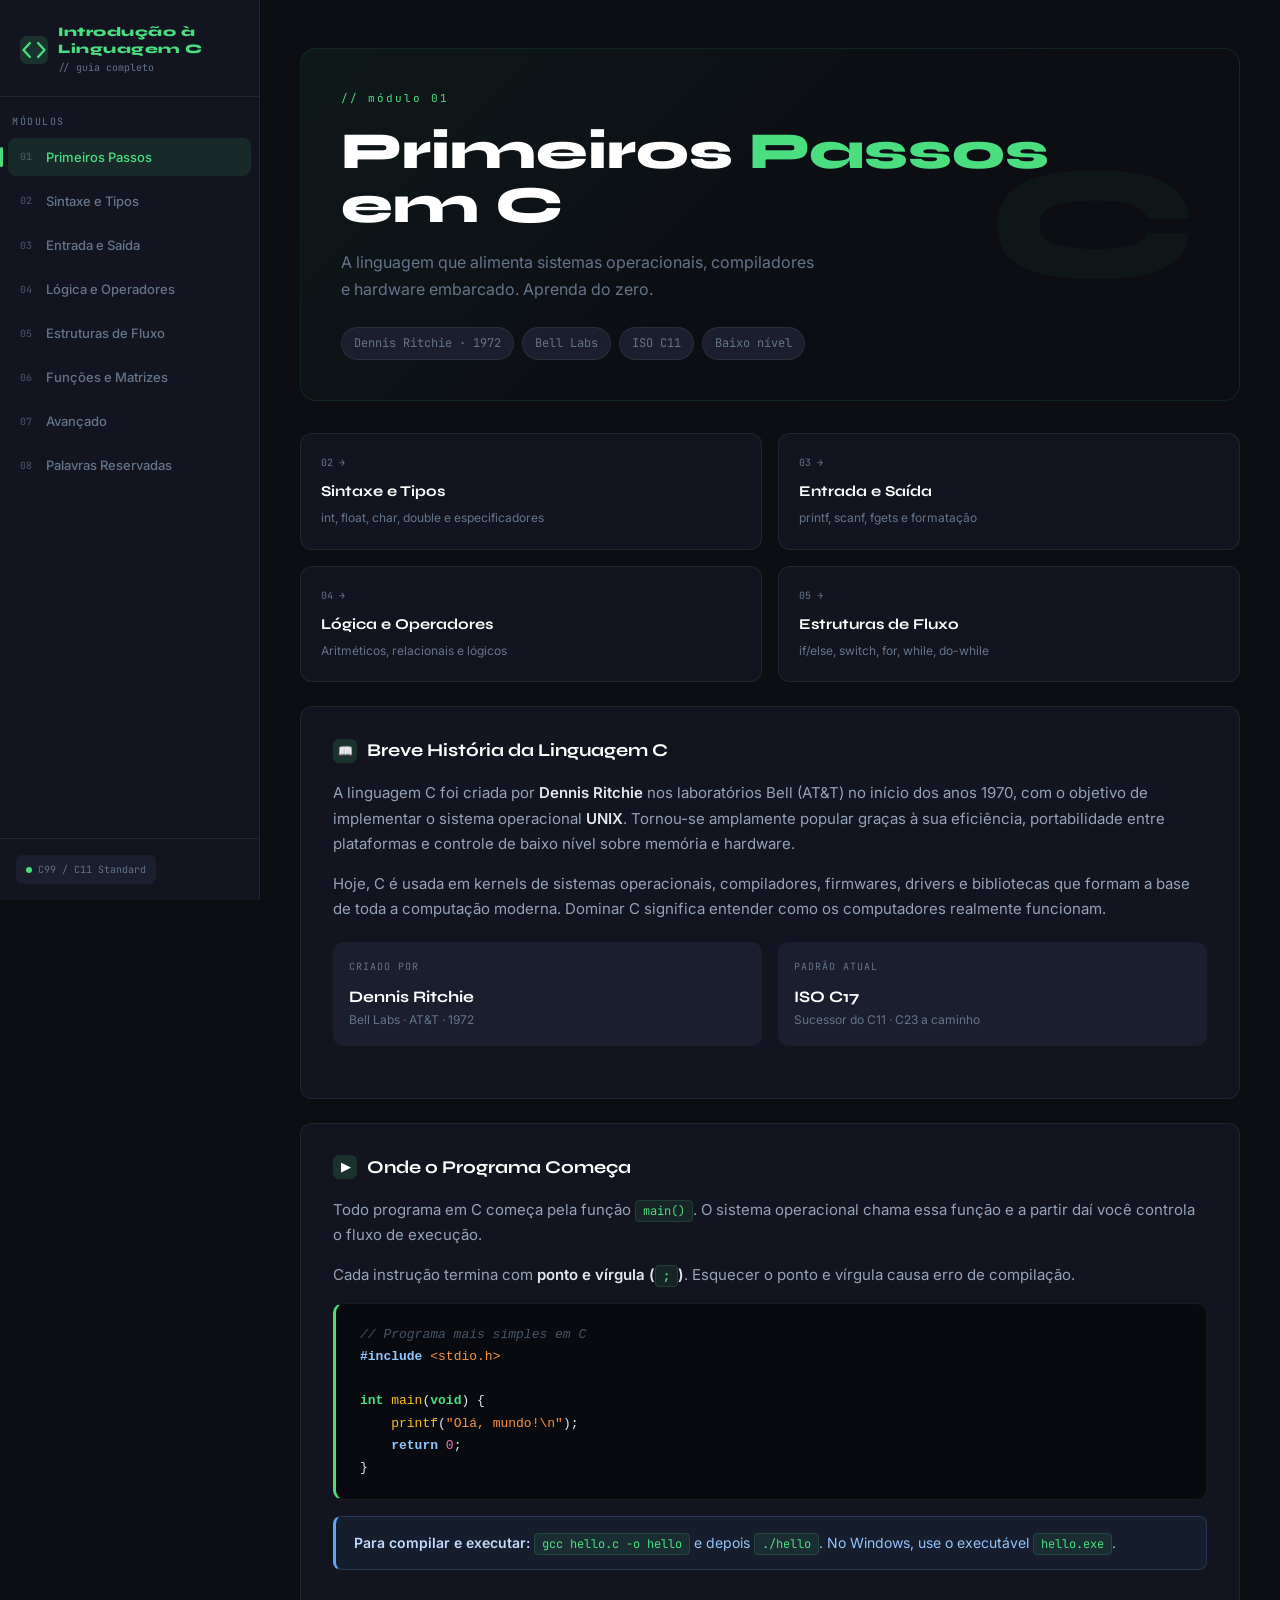
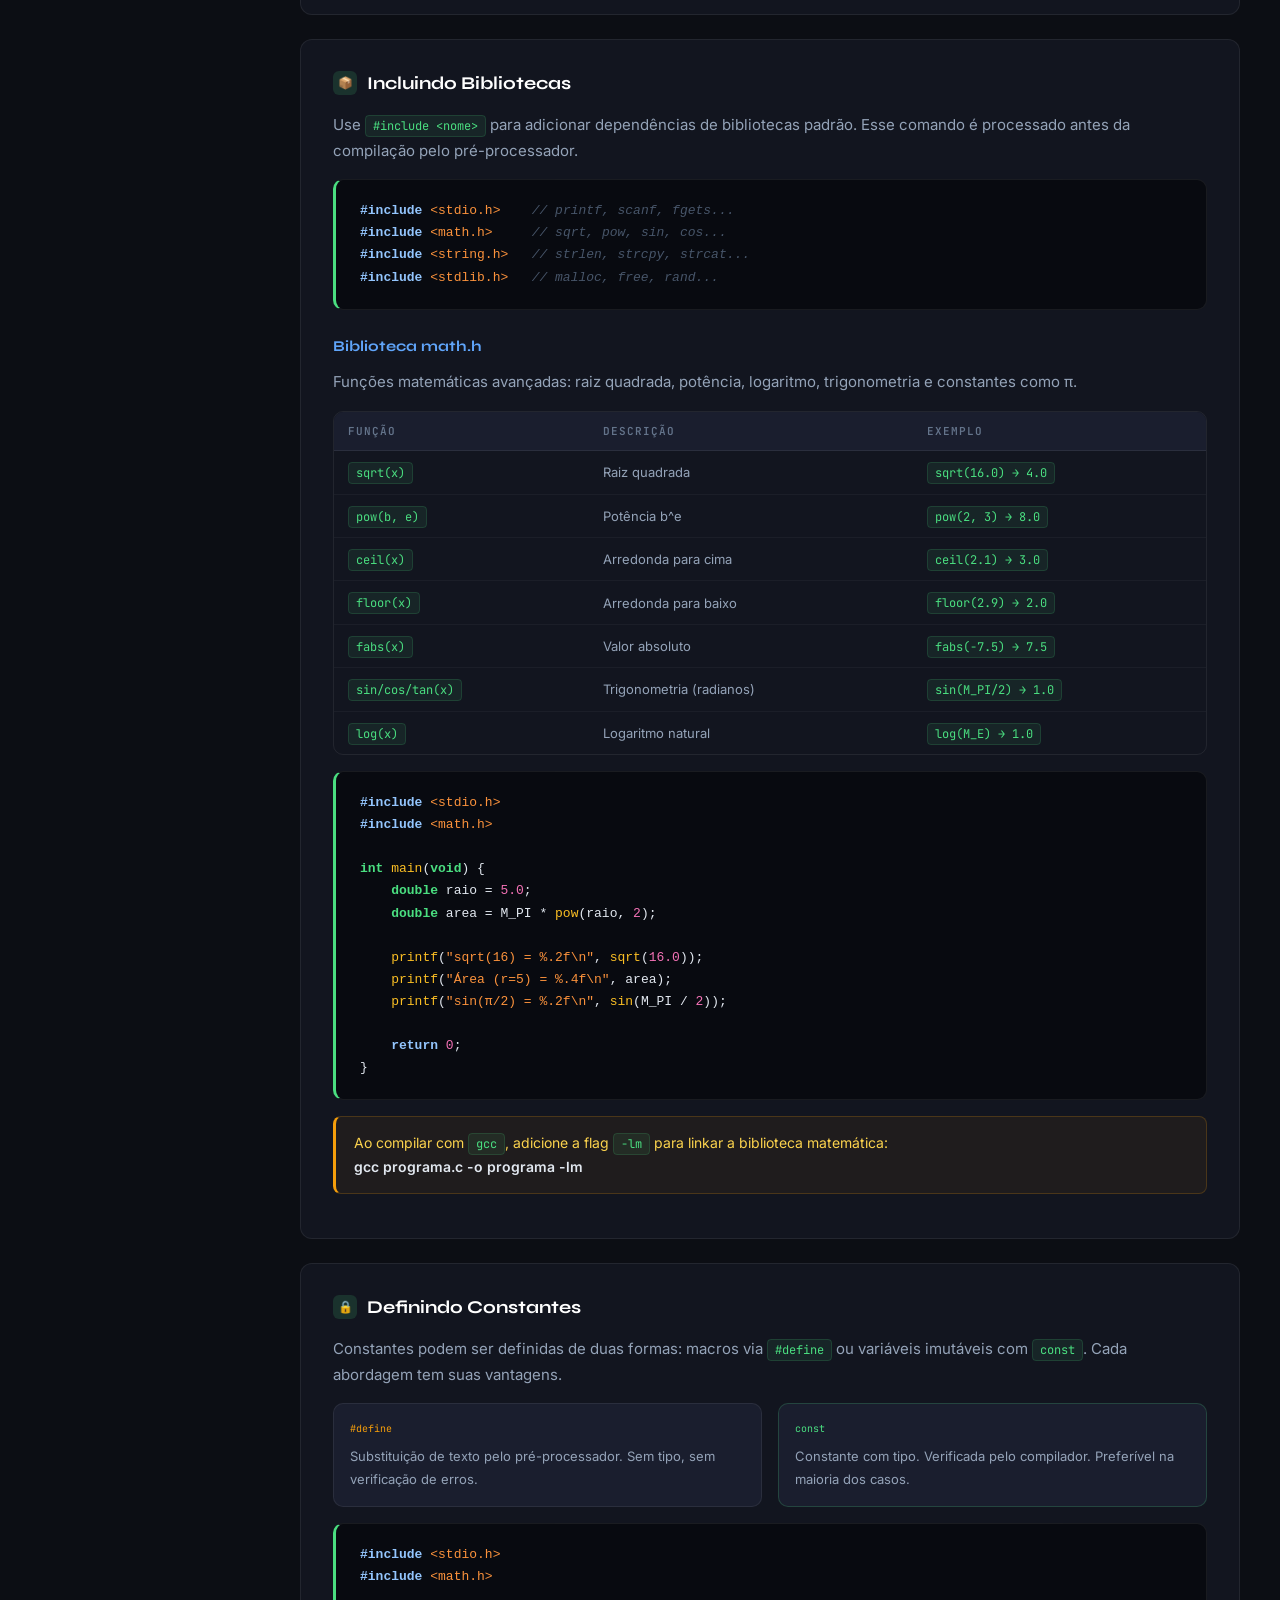
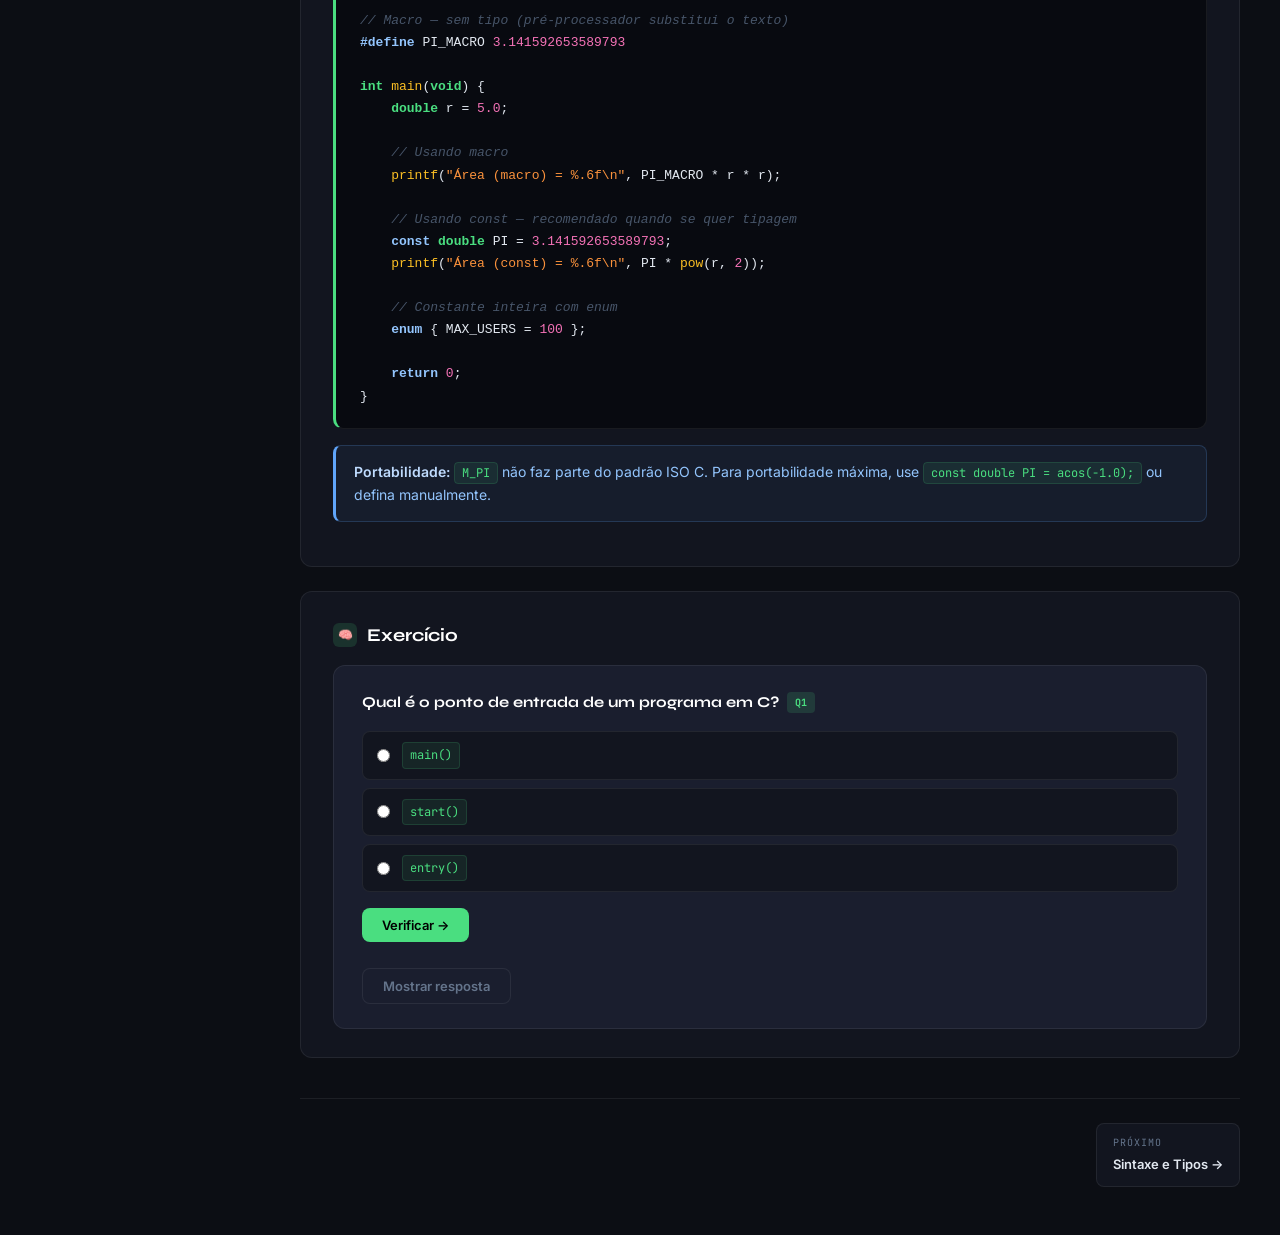
<file: index.html>
<!DOCTYPE html>
<html lang="pt-br">
<head>
  <meta charset="UTF-8">
  <meta name="viewport" content="width=device-width,initial-scale=1">
  <title>Primeiros Passos — Introdução à Linguagem C</title>
  <link rel="stylesheet" href="css/style.css">
  <link rel="icon" href="favicon.svg" type="image/svg+xml">
</head>
<body>

<!-- Mobile overlay -->
<div id="overlay"></div>

<!-- Topbar (mobile) -->
<header id="topbar">
  <a href="index.html" class="topbar-logo">&lt;C/&gt; Linguagem C</a>
  <button id="menu-btn">&#9776;</button>
</header>

<!-- Sidebar -->
<nav id="sidebar">
  <a href="index.html" class="sidebar-logo">
    <svg width="28" height="28" viewBox="0 0 24 24" fill="none">
      <rect width="24" height="24" rx="6" fill="rgba(74,222,128,0.15)"/>
      <path d="M8.5 6L3 12l5.5 6" stroke="#4ade80" stroke-width="2" stroke-linecap="round" stroke-linejoin="round"/>
      <path d="M15.5 6L21 12l-5.5 6" stroke="#4ade80" stroke-width="2" stroke-linecap="round" stroke-linejoin="round"/>
    </svg>
    <div>
      <div class="sidebar-logo-text">Introdução à<br>Linguagem C</div>
      <div class="sidebar-logo-sub">// guia completo</div>
    </div>
  </a>

  <div class="sidebar-section">módulos</div>
  <ul class="sidebar-nav">
    <li><a href="index.html" class="active"><span class="nav-num">01</span> Primeiros Passos</a></li>
    <li><a href="sintaxe.html"><span class="nav-num">02</span> Sintaxe e Tipos</a></li>
    <li><a href="io.html"><span class="nav-num">03</span> Entrada e Saída</a></li>
    <li><a href="logica.html"><span class="nav-num">04</span> Lógica e Operadores</a></li>
    <li><a href="fluxo.html"><span class="nav-num">05</span> Estruturas de Fluxo</a></li>
    <li><a href="funcoes.html"><span class="nav-num">06</span> Funções e Matrizes</a></li>
    <li><a href="avancado.html"><span class="nav-num">07</span> Avançado</a></li>
    <li><a href="reservadas.html"><span class="nav-num">08</span> Palavras Reservadas</a></li>
  </ul>

  <div class="sidebar-footer">
    <div class="sidebar-badge"><span class="dot"></span> C99 / C11 Standard</div>
  </div>
</nav>

<!-- Main content -->
<main id="main">

  <div class="hero">
    <div class="hero-tag">// módulo 01</div>
    <h1 class="hero-title">Primeiros <em>Passos</em><br>em C</h1>
    <p class="hero-desc">A linguagem que alimenta sistemas operacionais, compiladores e hardware embarcado. Aprenda do zero.</p>
    <div class="hero-chips">
      <span class="chip">Dennis Ritchie · 1972</span>
      <span class="chip">Bell Labs</span>
      <span class="chip">ISO C11</span>
      <span class="chip">Baixo nível</span>
    </div>
  </div>

  <!-- Grid de módulos -->
  <div class="grid-2">
    <a href="sintaxe.html" class="mini-card">
      <div class="mini-card-num">02 →</div>
      <div class="mini-card-title">Sintaxe e Tipos</div>
      <div class="mini-card-desc">int, float, char, double e especificadores</div>
    </a>
    <a href="io.html" class="mini-card">
      <div class="mini-card-num">03 →</div>
      <div class="mini-card-title">Entrada e Saída</div>
      <div class="mini-card-desc">printf, scanf, fgets e formatação</div>
    </a>
    <a href="logica.html" class="mini-card">
      <div class="mini-card-num">04 →</div>
      <div class="mini-card-title">Lógica e Operadores</div>
      <div class="mini-card-desc">Aritméticos, relacionais e lógicos</div>
    </a>
    <a href="fluxo.html" class="mini-card">
      <div class="mini-card-num">05 →</div>
      <div class="mini-card-title">Estruturas de Fluxo</div>
      <div class="mini-card-desc">if/else, switch, for, while, do-while</div>
    </a>
  </div>

  <!-- História -->
  <div class="card">
    <h2 class="card-title">
      <span class="card-title-icon">📖</span>
      Breve História da Linguagem C
    </h2>
    <p>A linguagem C foi criada por <strong>Dennis Ritchie</strong> nos laboratórios Bell (AT&amp;T) no início dos anos 1970, com o objetivo de implementar o sistema operacional <strong>UNIX</strong>. Tornou-se amplamente popular graças à sua eficiência, portabilidade entre plataformas e controle de baixo nível sobre memória e hardware.</p>
    <p>Hoje, C é usada em kernels de sistemas operacionais, compiladores, firmwares, drivers e bibliotecas que formam a base de toda a computação moderna. Dominar C significa entender como os computadores realmente funcionam.</p>

    <div class="grid-2" style="margin-top:20px;">
      <div style="background:var(--bg-3);border-radius:10px;padding:16px;">
        <div style="font-family:'JetBrains Mono',monospace;font-size:10px;color:var(--text-muted);margin-bottom:8px;letter-spacing:1px;">CRIADO POR</div>
        <div style="font-family:'Syne',sans-serif;font-weight:700;font-size:16px;color:#fff;">Dennis Ritchie</div>
        <div style="font-size:12px;color:var(--text-muted);">Bell Labs · AT&amp;T · 1972</div>
      </div>
      <div style="background:var(--bg-3);border-radius:10px;padding:16px;">
        <div style="font-family:'JetBrains Mono',monospace;font-size:10px;color:var(--text-muted);margin-bottom:8px;letter-spacing:1px;">PADRÃO ATUAL</div>
        <div style="font-family:'Syne',sans-serif;font-weight:700;font-size:16px;color:#fff;">ISO C17</div>
        <div style="font-size:12px;color:var(--text-muted);">Sucessor do C11 · C23 a caminho</div>
      </div>
    </div>
  </div>

  <!-- main() -->
  <div class="card">
    <h2 class="card-title">
      <span class="card-title-icon">▶</span>
      Onde o Programa Começa
    </h2>
    <p>Todo programa em C começa pela função <span class="ic">main()</span>. O sistema operacional chama essa função e a partir daí você controla o fluxo de execução.</p>
    <p>Cada instrução termina com <strong>ponto e vírgula (<span class="ic">;</span>)</strong>. Esquecer o ponto e vírgula causa erro de compilação.</p>

    <pre><code><span class="comment">// Programa mais simples em C</span>
<span class="kw">#include</span> <span class="str">&lt;stdio.h&gt;</span>

<span class="type">int</span> <span class="func">main</span>(<span class="type">void</span>) {
    <span class="func">printf</span>(<span class="str">"Olá, mundo!\n"</span>);
    <span class="kw">return</span> <span class="num">0</span>;
}</code></pre>

    <div class="note">
      <strong>Para compilar e executar:</strong> <span class="ic">gcc hello.c -o hello</span> e depois <span class="ic">./hello</span>. No Windows, use o executável <span class="ic">hello.exe</span>.
    </div>
  </div>

  <!-- #include -->
  <div class="card">
    <h2 class="card-title">
      <span class="card-title-icon">📦</span>
      Incluindo Bibliotecas
    </h2>
    <p>Use <span class="ic">#include &lt;nome&gt;</span> para adicionar dependências de bibliotecas padrão. Esse comando é processado antes da compilação pelo pré-processador.</p>

    <pre><code><span class="kw">#include</span> <span class="str">&lt;stdio.h&gt;</span>    <span class="comment">// printf, scanf, fgets...</span>
<span class="kw">#include</span> <span class="str">&lt;math.h&gt;</span>     <span class="comment">// sqrt, pow, sin, cos...</span>
<span class="kw">#include</span> <span class="str">&lt;string.h&gt;</span>   <span class="comment">// strlen, strcpy, strcat...</span>
<span class="kw">#include</span> <span class="str">&lt;stdlib.h&gt;</span>   <span class="comment">// malloc, free, rand...</span></code></pre>

    <h3 class="card-sub">Biblioteca math.h</h3>
    <p>Funções matemáticas avançadas: raiz quadrada, potência, logaritmo, trigonometria e constantes como π.</p>

    <div class="table-wrap">
      <table>
        <thead><tr><th>Função</th><th>Descrição</th><th>Exemplo</th></tr></thead>
        <tbody>
          <tr><td><span class="ic">sqrt(x)</span></td><td>Raiz quadrada</td><td><span class="ic">sqrt(16.0) → 4.0</span></td></tr>
          <tr><td><span class="ic">pow(b, e)</span></td><td>Potência b^e</td><td><span class="ic">pow(2, 3) → 8.0</span></td></tr>
          <tr><td><span class="ic">ceil(x)</span></td><td>Arredonda para cima</td><td><span class="ic">ceil(2.1) → 3.0</span></td></tr>
          <tr><td><span class="ic">floor(x)</span></td><td>Arredonda para baixo</td><td><span class="ic">floor(2.9) → 2.0</span></td></tr>
          <tr><td><span class="ic">fabs(x)</span></td><td>Valor absoluto</td><td><span class="ic">fabs(-7.5) → 7.5</span></td></tr>
          <tr><td><span class="ic">sin/cos/tan(x)</span></td><td>Trigonometria (radianos)</td><td><span class="ic">sin(M_PI/2) → 1.0</span></td></tr>
          <tr><td><span class="ic">log(x)</span></td><td>Logaritmo natural</td><td><span class="ic">log(M_E) → 1.0</span></td></tr>
        </tbody>
      </table>
    </div>

    <pre><code><span class="kw">#include</span> <span class="str">&lt;stdio.h&gt;</span>
<span class="kw">#include</span> <span class="str">&lt;math.h&gt;</span>

<span class="type">int</span> <span class="func">main</span>(<span class="type">void</span>) {
    <span class="type">double</span> raio = <span class="num">5.0</span>;
    <span class="type">double</span> area = M_PI * <span class="func">pow</span>(raio, <span class="num">2</span>);

    <span class="func">printf</span>(<span class="str">"sqrt(16) = %.2f\n"</span>, <span class="func">sqrt</span>(<span class="num">16.0</span>));
    <span class="func">printf</span>(<span class="str">"Área (r=5) = %.4f\n"</span>, area);
    <span class="func">printf</span>(<span class="str">"sin(π/2) = %.2f\n"</span>, <span class="func">sin</span>(M_PI / <span class="num">2</span>));

    <span class="kw">return</span> <span class="num">0</span>;
}</code></pre>

    <div class="warn">
      Ao compilar com <span class="ic">gcc</span>, adicione a flag <span class="ic">-lm</span> para linkar a biblioteca matemática:<br>
      <strong>gcc programa.c -o programa -lm</strong>
    </div>
  </div>

  <!-- Constantes -->
  <div class="card">
    <h2 class="card-title">
      <span class="card-title-icon">🔒</span>
      Definindo Constantes
    </h2>
    <p>Constantes podem ser definidas de duas formas: macros via <span class="ic">#define</span> ou variáveis imutáveis com <span class="ic">const</span>. Cada abordagem tem suas vantagens.</p>

    <div class="grid-2" style="margin:16px 0;">
      <div style="background:var(--bg-3);border-radius:10px;padding:16px;border:1px solid var(--border);">
        <div style="font-family:'JetBrains Mono',monospace;font-size:10px;color:var(--accent-3);margin-bottom:8px;">#define</div>
        <div style="font-size:13px;color:#94a3b8;">Substituição de texto pelo pré-processador. Sem tipo, sem verificação de erros.</div>
      </div>
      <div style="background:var(--bg-3);border-radius:10px;padding:16px;border:1px solid rgba(74,222,128,0.2);">
        <div style="font-family:'JetBrains Mono',monospace;font-size:10px;color:var(--accent);margin-bottom:8px;">const</div>
        <div style="font-size:13px;color:#94a3b8;">Constante com tipo. Verificada pelo compilador. Preferível na maioria dos casos.</div>
      </div>
    </div>

    <pre><code><span class="kw">#include</span> <span class="str">&lt;stdio.h&gt;</span>
<span class="kw">#include</span> <span class="str">&lt;math.h&gt;</span>

<span class="comment">// Macro — sem tipo (pré-processador substitui o texto)</span>
<span class="kw">#define</span> PI_MACRO <span class="num">3.141592653589793</span>

<span class="type">int</span> <span class="func">main</span>(<span class="type">void</span>) {
    <span class="type">double</span> r = <span class="num">5.0</span>;

    <span class="comment">// Usando macro</span>
    <span class="func">printf</span>(<span class="str">"Área (macro) = %.6f\n"</span>, PI_MACRO * r * r);

    <span class="comment">// Usando const — recomendado quando se quer tipagem</span>
    <span class="kw">const</span> <span class="type">double</span> PI = <span class="num">3.141592653589793</span>;
    <span class="func">printf</span>(<span class="str">"Área (const) = %.6f\n"</span>, PI * <span class="func">pow</span>(r, <span class="num">2</span>));

    <span class="comment">// Constante inteira com enum</span>
    <span class="kw">enum</span> { MAX_USERS = <span class="num">100</span> };

    <span class="kw">return</span> <span class="num">0</span>;
}</code></pre>

    <div class="note">
      <strong>Portabilidade:</strong> <span class="ic">M_PI</span> não faz parte do padrão ISO C. Para portabilidade máxima, use <span class="ic">const double PI = acos(-1.0);</span> ou defina manualmente.
    </div>
  </div>

  <!-- Exercício -->
  <div class="card">
    <h2 class="card-title">
      <span class="card-title-icon">🧠</span>
      Exercício
    </h2>
    <div class="quiz-card">
      <form data-quiz-id="index-q1" data-quiz-answer="main">
        <div class="quiz-title">
          Qual é o ponto de entrada de um programa em C?
          <span class="badge">Q1</span>
        </div>
        <ul class="quiz-options">
          <li><label><input type="radio" name="q1" value="main"> <span class="ic">main()</span></label></li>
          <li><label><input type="radio" name="q1" value="start"> <span class="ic">start()</span></label></li>
          <li><label><input type="radio" name="q1" value="entry"> <span class="ic">entry()</span></label></li>
        </ul>
        <button type="submit" class="btn btn-primary">Verificar →</button>
        <div id="index-q1-result"></div>
      </form>

      <button type="button" data-toggle-answer="index-q1-explain" class="btn btn-ghost" style="margin-top:14px;">Mostrar resposta</button>
      <div id="index-q1-explain" class="answer-reveal">
        Em C, a função <span class="ic">main()</span> é sempre o ponto de entrada. O sistema operacional a chama ao iniciar o programa. Use <span class="ic">return 0;</span> para indicar que o programa terminou com sucesso.
      </div>
    </div>
  </div>

  <!-- Page nav -->
  <nav class="page-nav">
    <span></span>
    <a href="sintaxe.html">
      <div>
        <span class="nav-dir">próximo</span>
        <span class="nav-label">Sintaxe e Tipos →</span>
      </div>
    </a>
  </nav>

</main>

<script src="js/script.js"></script>
</body>
</html>
</file>
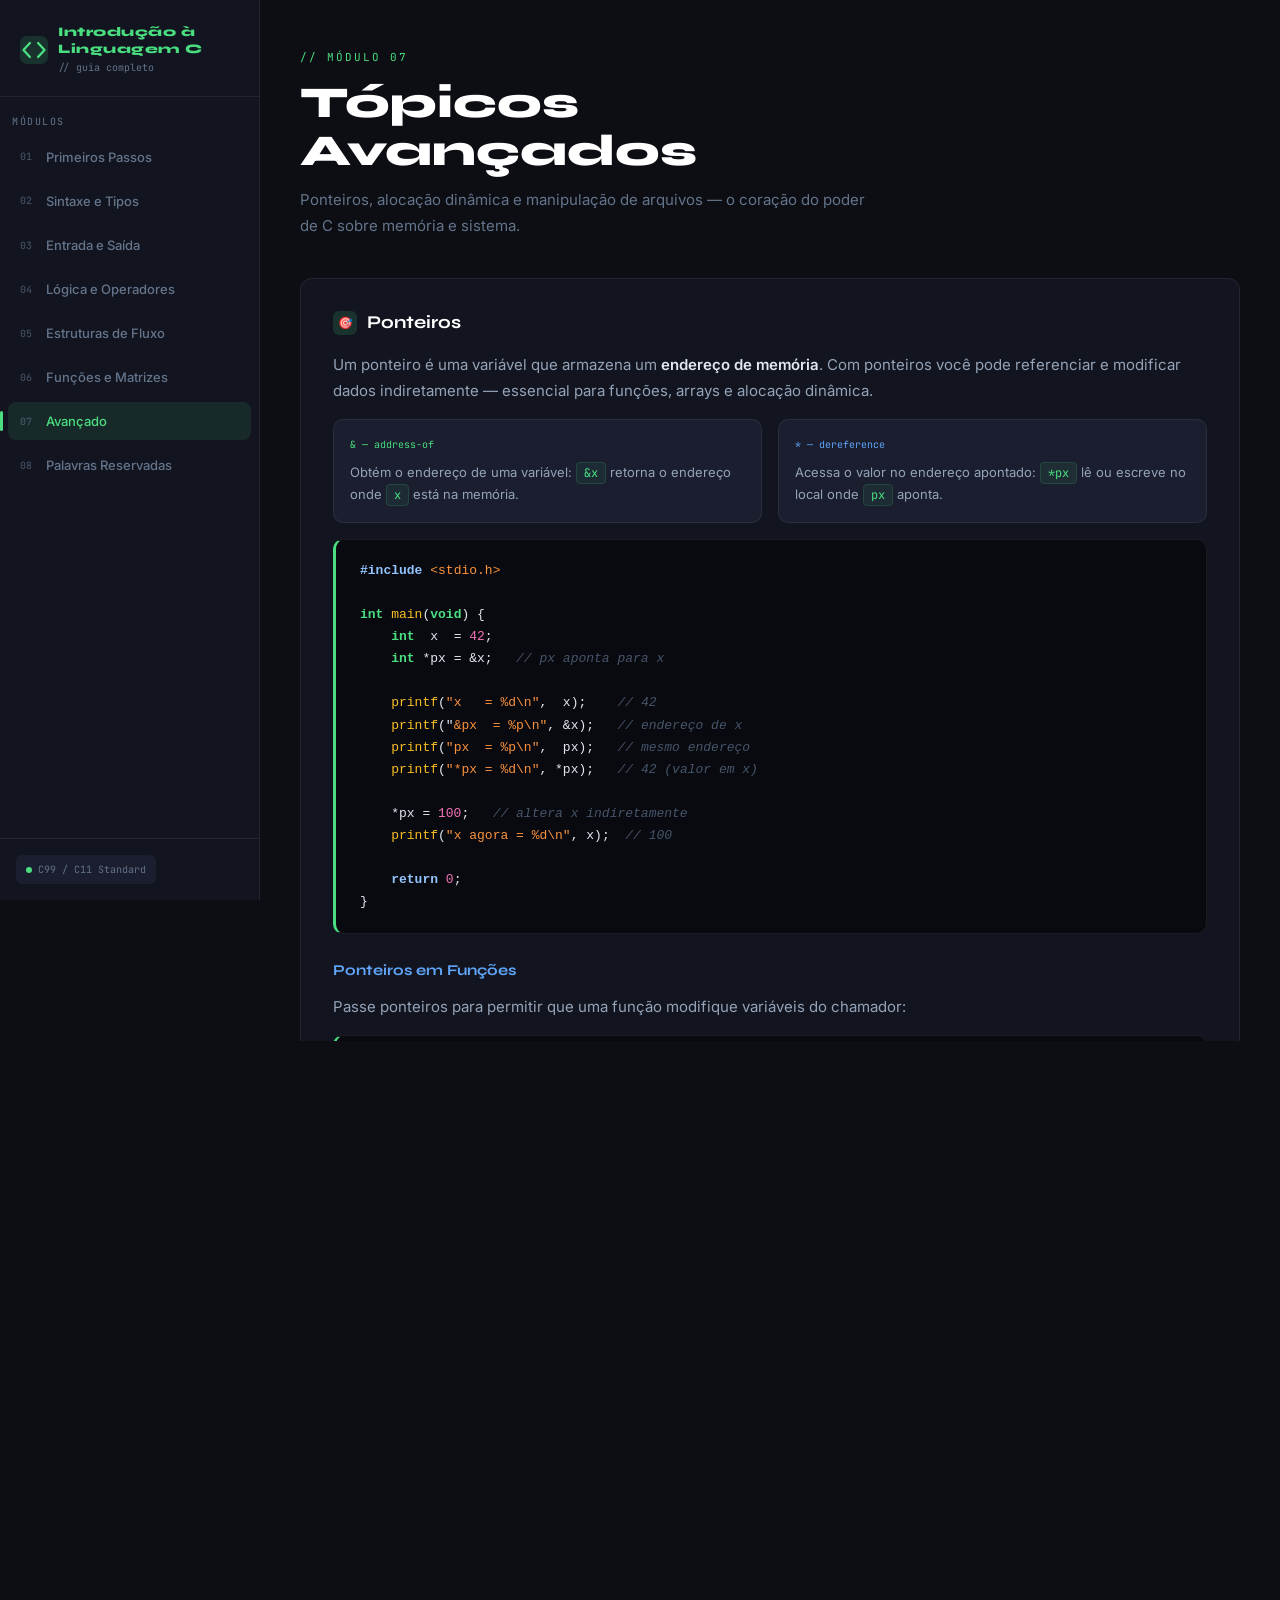
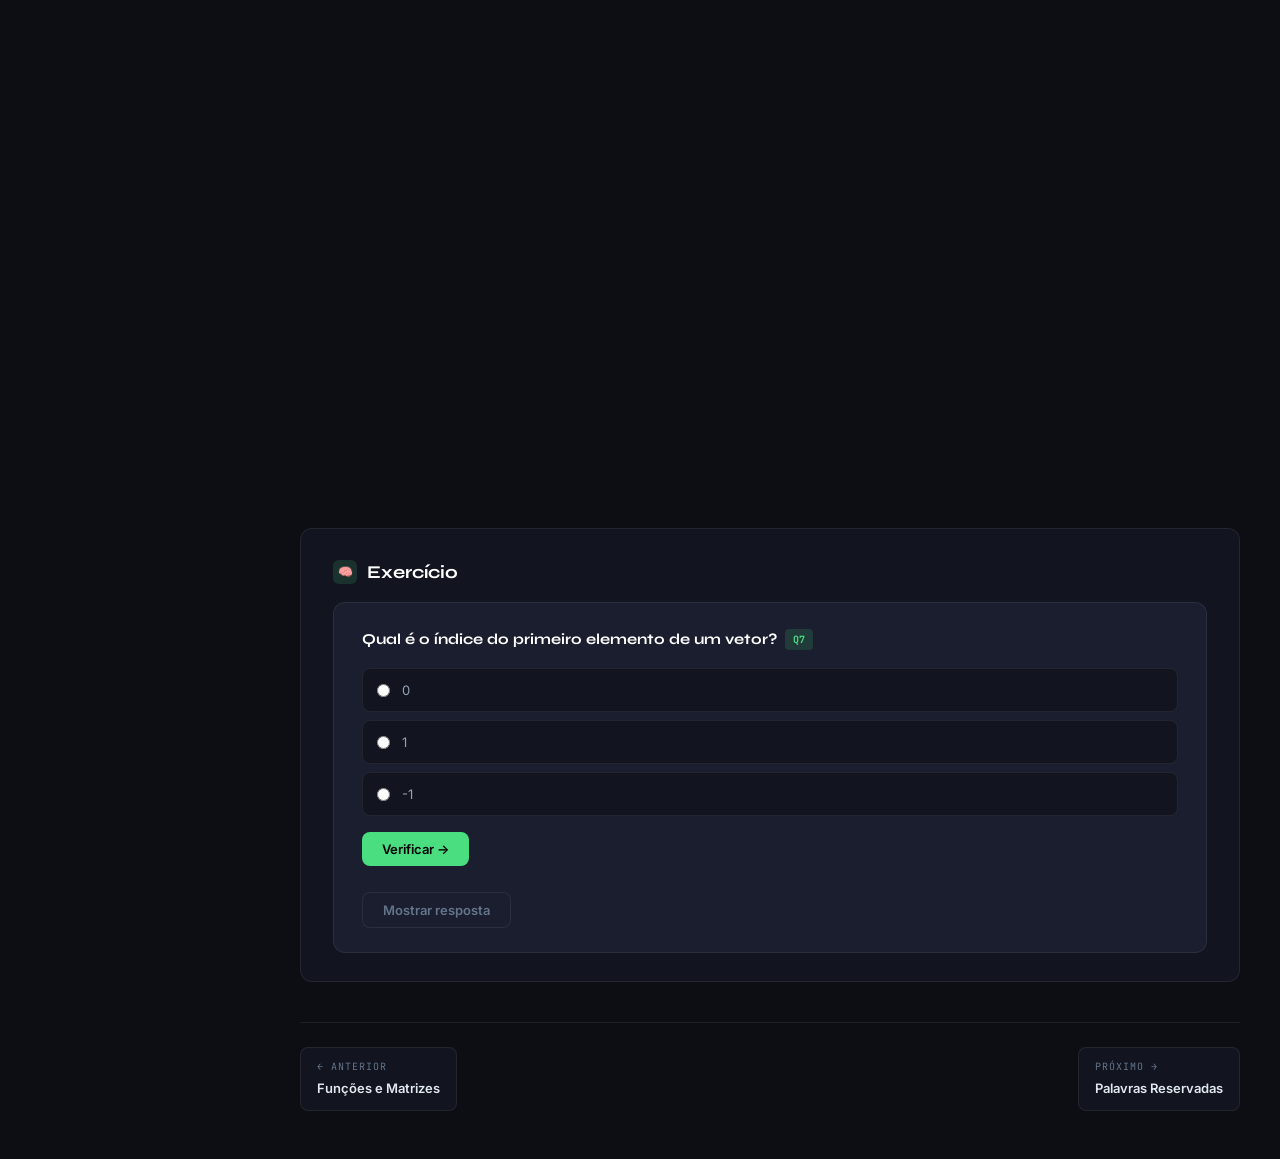
<file: avancado.html>
<!DOCTYPE html>
<html lang="pt-br">
<head>
  <meta charset="UTF-8">
  <meta name="viewport" content="width=device-width,initial-scale=1">
  <title>Tópicos Avançados — Linguagem C</title>
  <link rel="stylesheet" href="css/style.css">
  <link rel="icon" href="favicon.svg" type="image/svg+xml">
</head>
<body>
<div id="overlay"></div>
<header id="topbar">
  <a href="index.html" class="topbar-logo">&lt;C/&gt; Linguagem C</a>
  <button id="menu-btn">&#9776;</button>
</header>
<nav id="sidebar">
  <a href="index.html" class="sidebar-logo">
    <svg width="28" height="28" viewBox="0 0 24 24" fill="none"><rect width="24" height="24" rx="6" fill="rgba(74,222,128,0.15)"/><path d="M8.5 6L3 12l5.5 6" stroke="#4ade80" stroke-width="2" stroke-linecap="round" stroke-linejoin="round"/><path d="M15.5 6L21 12l-5.5 6" stroke="#4ade80" stroke-width="2" stroke-linecap="round" stroke-linejoin="round"/></svg>
    <div><div class="sidebar-logo-text">Introdução à<br>Linguagem C</div><div class="sidebar-logo-sub">// guia completo</div></div>
  </a>
  <div class="sidebar-section">módulos</div>
  <ul class="sidebar-nav">
    <li><a href="index.html"><span class="nav-num">01</span> Primeiros Passos</a></li>
    <li><a href="sintaxe.html"><span class="nav-num">02</span> Sintaxe e Tipos</a></li>
    <li><a href="io.html"><span class="nav-num">03</span> Entrada e Saída</a></li>
    <li><a href="logica.html"><span class="nav-num">04</span> Lógica e Operadores</a></li>
    <li><a href="fluxo.html"><span class="nav-num">05</span> Estruturas de Fluxo</a></li>
    <li><a href="funcoes.html"><span class="nav-num">06</span> Funções e Matrizes</a></li>
    <li><a href="avancado.html" class="active"><span class="nav-num">07</span> Avançado</a></li>
    <li><a href="reservadas.html"><span class="nav-num">08</span> Palavras Reservadas</a></li>
  </ul>
  <div class="sidebar-footer"><div class="sidebar-badge"><span class="dot"></span> C99 / C11 Standard</div></div>
</nav>

<main id="main">
  <div class="page-header">
    <div class="page-tag">// módulo 07</div>
    <h1 class="page-title">Tópicos<br>Avançados</h1>
    <p class="page-desc">Ponteiros, alocação dinâmica e manipulação de arquivos — o coração do poder de C sobre memória e sistema.</p>
  </div>

  <div class="card">
    <h2 class="card-title"><span class="card-title-icon">🎯</span>Ponteiros</h2>
    <p>Um ponteiro é uma variável que armazena um <strong>endereço de memória</strong>. Com ponteiros você pode referenciar e modificar dados indiretamente — essencial para funções, arrays e alocação dinâmica.</p>

    <div class="grid-2" style="margin:16px 0;">
      <div style="background:var(--bg-3);border-radius:10px;padding:16px;border:1px solid var(--border);">
        <div style="font-family:'JetBrains Mono',monospace;font-size:10px;color:var(--accent);margin-bottom:8px;">&amp; — address-of</div>
        <div style="font-size:13px;color:#94a3b8;">Obtém o endereço de uma variável: <span class="ic">&amp;x</span> retorna o endereço onde <span class="ic">x</span> está na memória.</div>
      </div>
      <div style="background:var(--bg-3);border-radius:10px;padding:16px;border:1px solid var(--border);">
        <div style="font-family:'JetBrains Mono',monospace;font-size:10px;color:var(--accent-2);margin-bottom:8px;">* — dereference</div>
        <div style="font-size:13px;color:#94a3b8;">Acessa o valor no endereço apontado: <span class="ic">*px</span> lê ou escreve no local onde <span class="ic">px</span> aponta.</div>
      </div>
    </div>

    <pre><code><span class="kw">#include</span> <span class="str">&lt;stdio.h&gt;</span>

<span class="type">int</span> <span class="func">main</span>(<span class="type">void</span>) {
    <span class="type">int</span>  x  = <span class="num">42</span>;
    <span class="type">int</span> *px = &amp;x;   <span class="comment">// px aponta para x</span>

    <span class="func">printf</span>(<span class="str">"x   = %d\n"</span>,  x);    <span class="comment">// 42</span>
    <span class="func">printf</span>("<span class="str">&px  = %p\n"</span>, &amp;x);   <span class="comment">// endereço de x</span>
    <span class="func">printf</span>(<span class="str">"px  = %p\n"</span>,  px);   <span class="comment">// mesmo endereço</span>
    <span class="func">printf</span>(<span class="str">"*px = %d\n"</span>, *px);   <span class="comment">// 42 (valor em x)</span>

    *px = <span class="num">100</span>;   <span class="comment">// altera x indiretamente</span>
    <span class="func">printf</span>(<span class="str">"x agora = %d\n"</span>, x);  <span class="comment">// 100</span>

    <span class="kw">return</span> <span class="num">0</span>;
}</code></pre>

    <h3 class="card-sub">Ponteiros em Funções</h3>
    <p>Passe ponteiros para permitir que uma função modifique variáveis do chamador:</p>

    <pre><code><span class="comment">// Troca dois valores via ponteiros</span>
<span class="type">void</span> <span class="func">troca</span>(<span class="type">int</span> *a, <span class="type">int</span> *b) {
    <span class="type">int</span> tmp = *a;
    *a = *b;
    *b = tmp;
}

<span class="type">int</span> <span class="func">main</span>(<span class="type">void</span>) {
    <span class="type">int</span> x = <span class="num">10</span>, y = <span class="num">20</span>;
    <span class="func">troca</span>(&amp;x, &amp;y);
    <span class="func">printf</span>(<span class="str">"x=%d y=%d\n"</span>, x, y);  <span class="comment">// x=20 y=10</span>
    <span class="kw">return</span> <span class="num">0</span>;
}</code></pre>

    <div class="warn">
      Sempre inicialize ponteiros antes de usar. Um ponteiro não inicializado aponta para um endereço aleatório — desreferenciar causa <strong>segfault</strong> ou corrupção silenciosa de memória.
    </div>
  </div>

  <div class="card">
    <h2 class="card-title"><span class="card-title-icon">💾</span>Alocação Dinâmica de Memória</h2>
    <p>Aloca memória em tempo de execução com <span class="ic">malloc</span>, <span class="ic">calloc</span> e <span class="ic">realloc</span>. Sempre libere com <span class="ic">free</span>.</p>

    <pre><code><span class="kw">#include</span> <span class="str">&lt;stdio.h&gt;</span>
<span class="kw">#include</span> <span class="str">&lt;stdlib.h&gt;</span>

<span class="type">int</span> <span class="func">main</span>(<span class="type">void</span>) {
    <span class="type">int</span> n = <span class="num">5</span>;

    <span class="comment">// malloc: aloca n ints sem inicializar</span>
    <span class="type">int</span> *v = (<span class="type">int</span> *)<span class="func">malloc</span>(n * <span class="kw">sizeof</span>(<span class="type">int</span>));
    <span class="kw">if</span> (v == NULL) {
        <span class="func">fprintf</span>(stderr, <span class="str">"Memória insuficiente\n"</span>);
        <span class="kw">return</span> <span class="num">1</span>;
    }

    <span class="kw">for</span> (<span class="type">int</span> i = <span class="num">0</span>; i &lt; n; i++) v[i] = (i + <span class="num">1</span>) * <span class="num">10</span>;
    <span class="kw">for</span> (<span class="type">int</span> i = <span class="num">0</span>; i &lt; n; i++) <span class="func">printf</span>(<span class="str">"%d "</span>, v[i]);
    <span class="func">printf</span>(<span class="str">"\n"</span>);

    <span class="func">free</span>(v);   <span class="comment">// libera a memória!</span>
    v = NULL;  <span class="comment">// boa prática: evita dangling pointer</span>
    <span class="kw">return</span> <span class="num">0</span>;
}</code></pre>

    <div class="table-wrap" style="margin-top:16px;">
      <table>
        <thead><tr><th>Função</th><th>Uso</th><th>Inicializa?</th></tr></thead>
        <tbody>
          <tr><td><span class="ic">malloc(n)</span></td><td>Aloca n bytes</td><td>Não (lixo)</td></tr>
          <tr><td><span class="ic">calloc(q, t)</span></td><td>Aloca q×t bytes</td><td>Sim (zeros)</td></tr>
          <tr><td><span class="ic">realloc(p, n)</span></td><td>Redimensiona bloco</td><td>—</td></tr>
          <tr><td><span class="ic">free(p)</span></td><td>Libera memória</td><td>—</td></tr>
        </tbody>
      </table>
    </div>
  </div>

  <div class="card">
    <h2 class="card-title"><span class="card-title-icon">📁</span>Acesso a Arquivos</h2>
    <p>C permite ler e escrever arquivos com as funções da <span class="ic">stdio.h</span>. O fluxo de trabalho é sempre: <strong>abrir → operar → fechar</strong>.</p>

    <h3 class="card-sub">Escrevendo em arquivo</h3>
    <pre><code><span class="kw">#include</span> <span class="str">&lt;stdio.h&gt;</span>

<span class="type">int</span> <span class="func">main</span>(<span class="type">void</span>) {
    <span class="type">FILE</span> *f = <span class="func">fopen</span>(<span class="str">"dados.txt"</span>, <span class="str">"w"</span>);
    <span class="kw">if</span> (f == NULL) {
        <span class="func">perror</span>(<span class="str">"Erro ao abrir arquivo"</span>);
        <span class="kw">return</span> <span class="num">1</span>;
    }

    <span class="func">fprintf</span>(f, <span class="str">"Nome: João\n"</span>);
    <span class="func">fprintf</span>(f, <span class="str">"Idade: %d\n"</span>, <span class="num">25</span>);

    <span class="func">fclose</span>(f);
    <span class="func">printf</span>(<span class="str">"Arquivo salvo.\n"</span>);
    <span class="kw">return</span> <span class="num">0</span>;
}</code></pre>

    <h3 class="card-sub">Lendo arquivo linha por linha</h3>
    <pre><code><span class="type">FILE</span> *f = <span class="func">fopen</span>(<span class="str">"dados.txt"</span>, <span class="str">"r"</span>);
<span class="kw">if</span> (f == NULL) { <span class="func">perror</span>(<span class="str">"erro"</span>); <span class="kw">return</span> <span class="num">1</span>; }

<span class="type">char</span> linha[<span class="num">256</span>];
<span class="kw">while</span> (<span class="func">fgets</span>(linha, <span class="kw">sizeof</span>(linha), f) != NULL) {
    <span class="func">printf</span>(<span class="str">"%s"</span>, linha);  <span class="comment">// fgets já inclui '\n'</span>
}
<span class="func">fclose</span>(f);</code></pre>

    <div class="table-wrap" style="margin-top:16px;">
      <table>
        <thead><tr><th>Modo</th><th>Descrição</th></tr></thead>
        <tbody>
          <tr><td><span class="ic">"r"</span></td><td>Leitura (arquivo deve existir)</td></tr>
          <tr><td><span class="ic">"w"</span></td><td>Escrita (cria ou sobrescreve)</td></tr>
          <tr><td><span class="ic">"a"</span></td><td>Append (adiciona ao final)</td></tr>
          <tr><td><span class="ic">"r+"</span></td><td>Leitura e escrita</td></tr>
          <tr><td><span class="ic">"rb"</span> / <span class="ic">"wb"</span></td><td>Modo binário</td></tr>
        </tbody>
      </table>
    </div>

    <div class="note">
      <strong>Boas práticas:</strong> Sempre verifique se <span class="ic">fopen</span> retornou <span class="ic">NULL</span>. Sempre feche arquivos com <span class="ic">fclose</span>. Use <span class="ic">perror</span> para mensagens de erro descritivas.
    </div>
  </div>

  <div class="card">
    <h2 class="card-title"><span class="card-title-icon">🧠</span>Exercício</h2>
    <div class="quiz-card">
      <form data-quiz-id="avancado-q1" data-quiz-answer="0">
        <div class="quiz-title">Qual é o índice do primeiro elemento de um vetor? <span class="badge">Q7</span></div>
        <ul class="quiz-options">
          <li><label><input type="radio" name="q1" value="0"> 0</label></li>
          <li><label><input type="radio" name="q1" value="1"> 1</label></li>
          <li><label><input type="radio" name="q1" value="-1"> -1</label></li>
        </ul>
        <button type="submit" class="btn btn-primary">Verificar →</button>
        <div id="avancado-q1-result"></div>
      </form>
      <button type="button" data-toggle-answer="avancado-q1-explain" class="btn btn-ghost" style="margin-top:14px;">Mostrar resposta</button>
      <div id="avancado-q1-explain" class="answer-reveal">
        O primeiro índice é <span class="ic">0</span>. Em <span class="ic">int v[5]</span>, os índices válidos são 0, 1, 2, 3 e 4. Acessar <span class="ic">v[5]</span> é fora dos limites.
      </div>
    </div>
  </div>

  <nav class="page-nav">
    <a href="funcoes.html"><div><span class="nav-dir">← anterior</span><span class="nav-label">Funções e Matrizes</span></div></a>
    <a href="reservadas.html"><div><span class="nav-dir">próximo →</span><span class="nav-label">Palavras Reservadas</span></div></a>
  </nav>
</main>
<script src="js/script.js"></script>
</body>
</html>
</file>
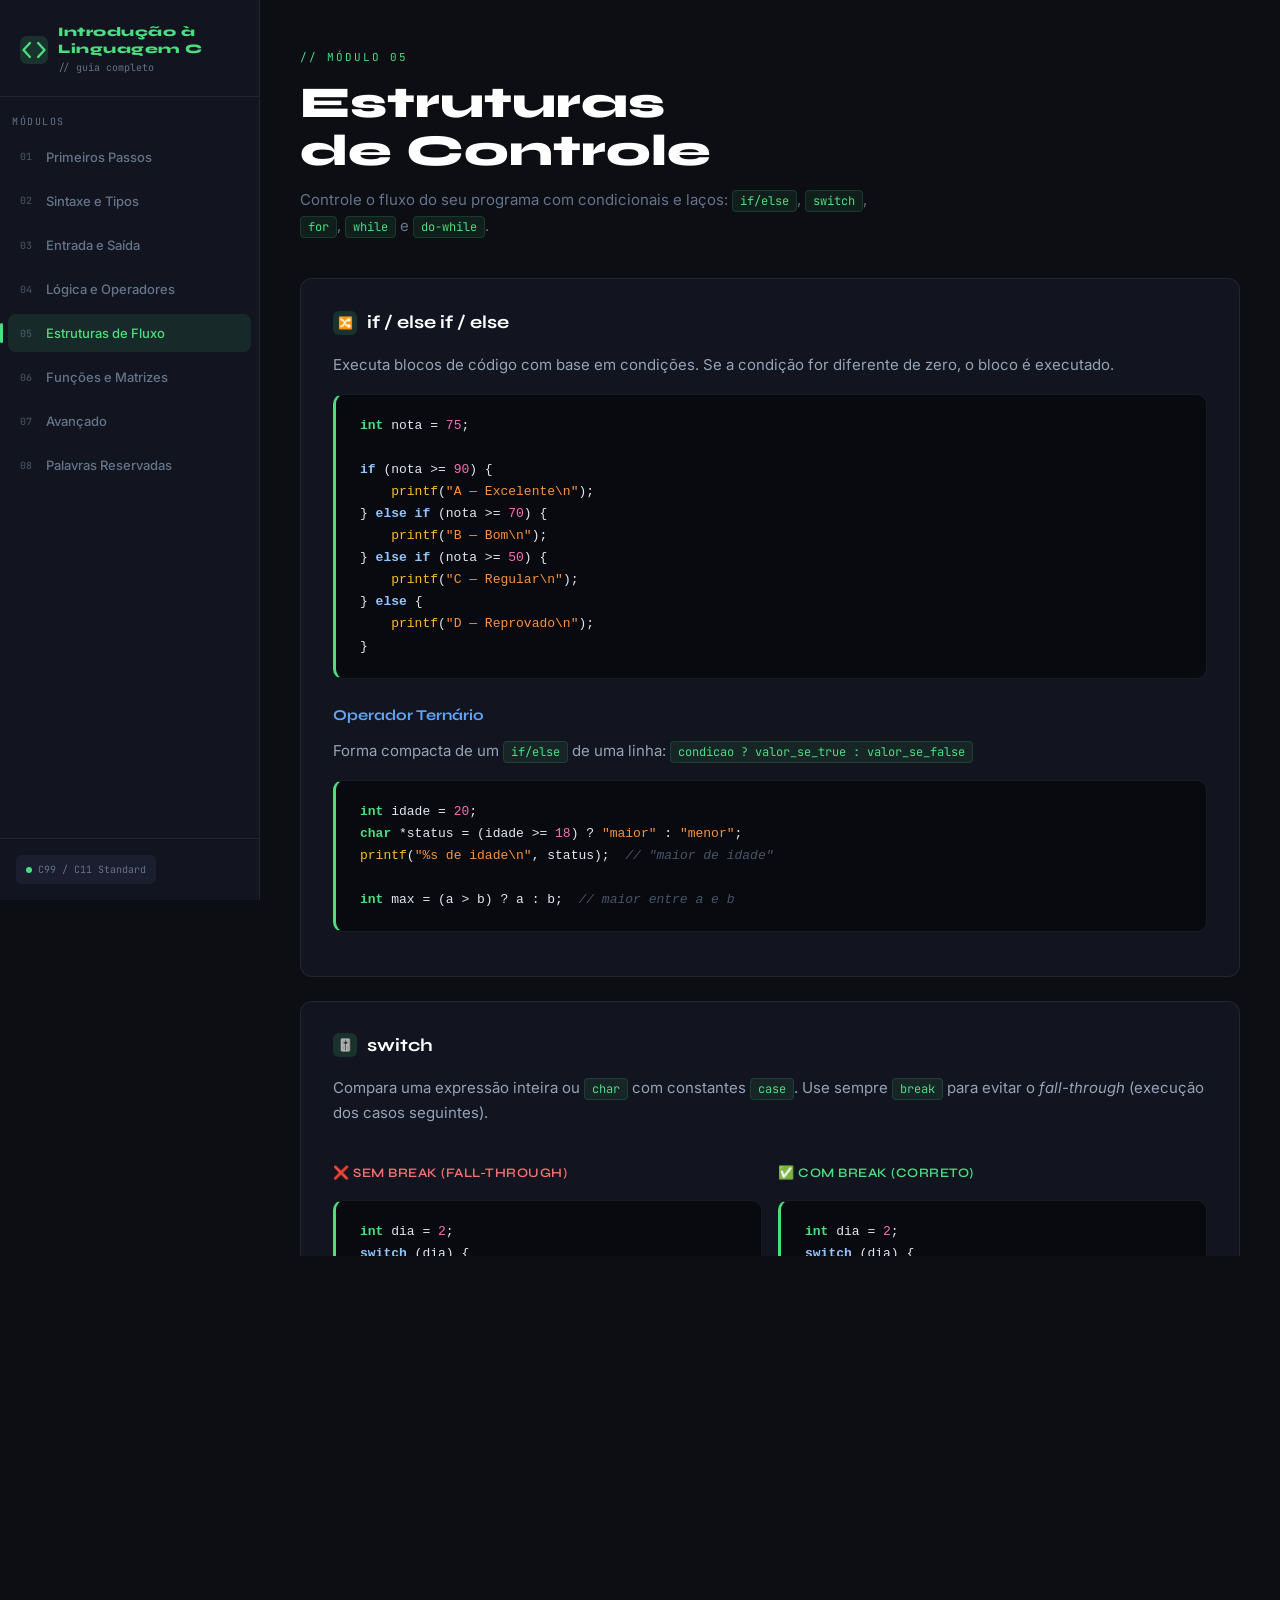
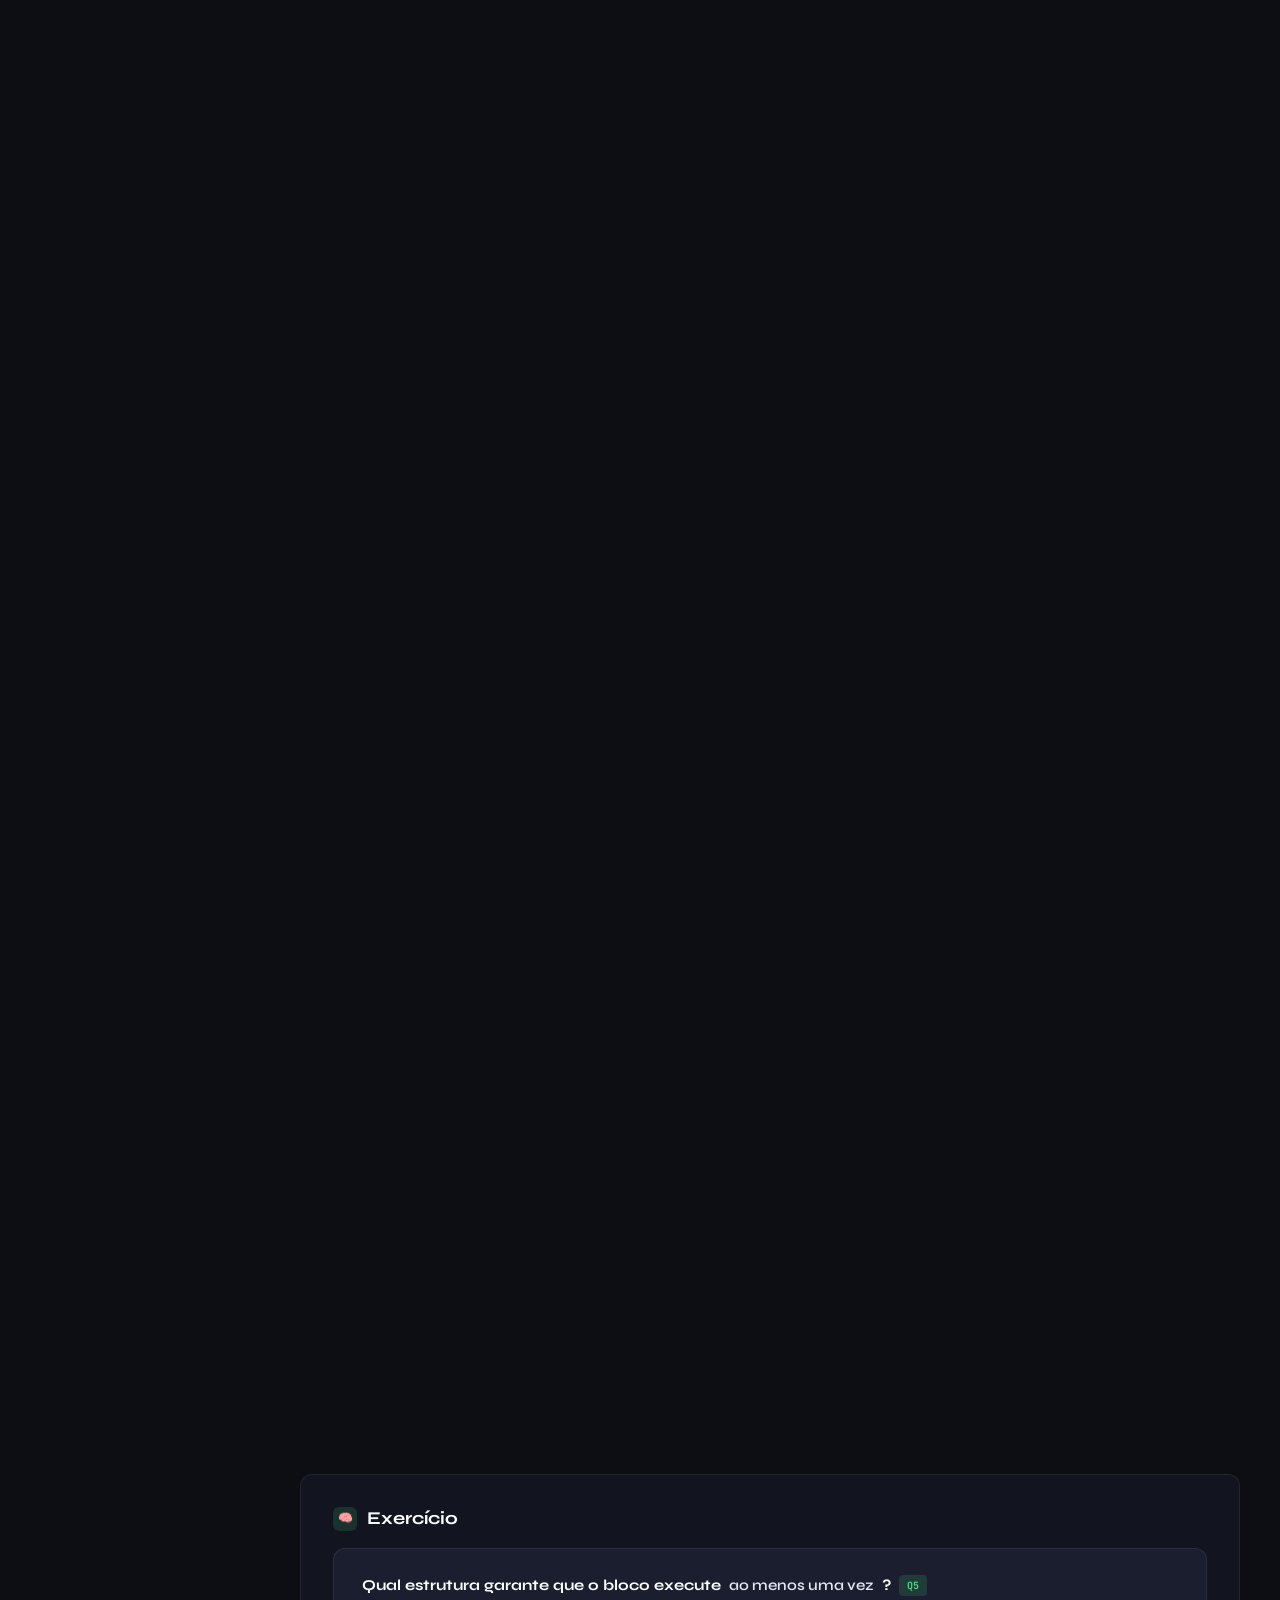
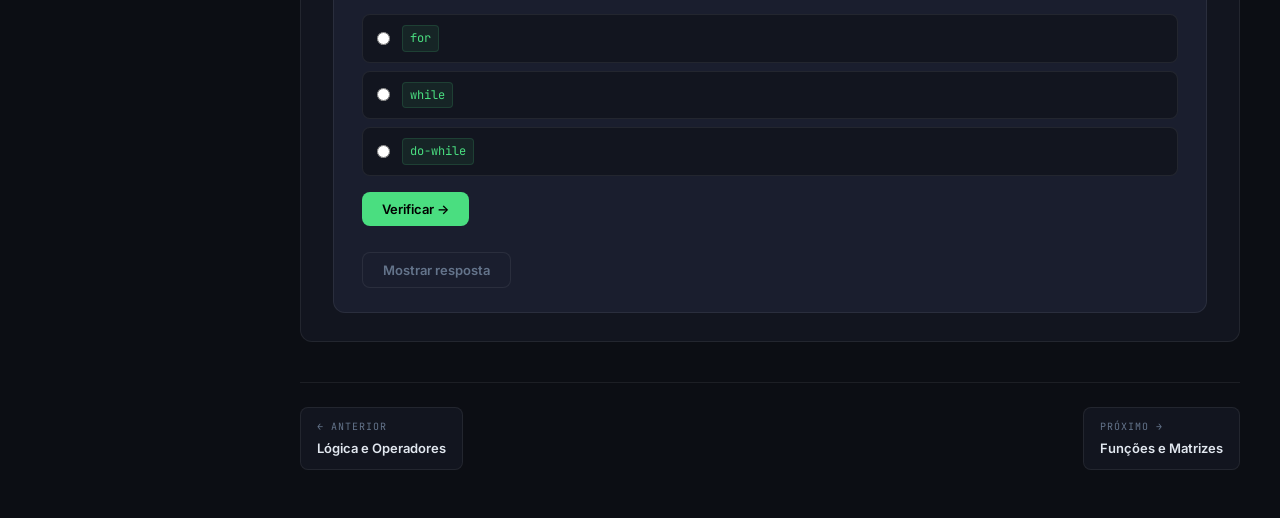
<file: fluxo.html>
<!DOCTYPE html>
<html lang="pt-br">
<head>
  <meta charset="UTF-8">
  <meta name="viewport" content="width=device-width,initial-scale=1">
  <title>Estruturas de Fluxo — Linguagem C</title>
  <link rel="stylesheet" href="css/style.css">
  <link rel="icon" href="favicon.svg" type="image/svg+xml">
</head>
<body>
<div id="overlay"></div>
<header id="topbar">
  <a href="index.html" class="topbar-logo">&lt;C/&gt; Linguagem C</a>
  <button id="menu-btn">&#9776;</button>
</header>
<nav id="sidebar">
  <a href="index.html" class="sidebar-logo">
    <svg width="28" height="28" viewBox="0 0 24 24" fill="none"><rect width="24" height="24" rx="6" fill="rgba(74,222,128,0.15)"/><path d="M8.5 6L3 12l5.5 6" stroke="#4ade80" stroke-width="2" stroke-linecap="round" stroke-linejoin="round"/><path d="M15.5 6L21 12l-5.5 6" stroke="#4ade80" stroke-width="2" stroke-linecap="round" stroke-linejoin="round"/></svg>
    <div><div class="sidebar-logo-text">Introdução à<br>Linguagem C</div><div class="sidebar-logo-sub">// guia completo</div></div>
  </a>
  <div class="sidebar-section">módulos</div>
  <ul class="sidebar-nav">
    <li><a href="index.html"><span class="nav-num">01</span> Primeiros Passos</a></li>
    <li><a href="sintaxe.html"><span class="nav-num">02</span> Sintaxe e Tipos</a></li>
    <li><a href="io.html"><span class="nav-num">03</span> Entrada e Saída</a></li>
    <li><a href="logica.html"><span class="nav-num">04</span> Lógica e Operadores</a></li>
    <li><a href="fluxo.html" class="active"><span class="nav-num">05</span> Estruturas de Fluxo</a></li>
    <li><a href="funcoes.html"><span class="nav-num">06</span> Funções e Matrizes</a></li>
    <li><a href="avancado.html"><span class="nav-num">07</span> Avançado</a></li>
    <li><a href="reservadas.html"><span class="nav-num">08</span> Palavras Reservadas</a></li>
  </ul>
  <div class="sidebar-footer"><div class="sidebar-badge"><span class="dot"></span> C99 / C11 Standard</div></div>
</nav>

<main id="main">
  <div class="page-header">
    <div class="page-tag">// módulo 05</div>
    <h1 class="page-title">Estruturas<br>de Controle</h1>
    <p class="page-desc">Controle o fluxo do seu programa com condicionais e laços: <span class="ic">if/else</span>, <span class="ic">switch</span>, <span class="ic">for</span>, <span class="ic">while</span> e <span class="ic">do-while</span>.</p>
  </div>

  <div class="card">
    <h2 class="card-title"><span class="card-title-icon">🔀</span>if / else if / else</h2>
    <p>Executa blocos de código com base em condições. Se a condição for diferente de zero, o bloco é executado.</p>

    <pre><code><span class="type">int</span> nota = <span class="num">75</span>;

<span class="kw">if</span> (nota &gt;= <span class="num">90</span>) {
    <span class="func">printf</span>(<span class="str">"A — Excelente\n"</span>);
} <span class="kw">else if</span> (nota &gt;= <span class="num">70</span>) {
    <span class="func">printf</span>(<span class="str">"B — Bom\n"</span>);
} <span class="kw">else if</span> (nota &gt;= <span class="num">50</span>) {
    <span class="func">printf</span>(<span class="str">"C — Regular\n"</span>);
} <span class="kw">else</span> {
    <span class="func">printf</span>(<span class="str">"D — Reprovado\n"</span>);
}</code></pre>

    <h3 class="card-sub">Operador Ternário</h3>
    <p>Forma compacta de um <span class="ic">if/else</span> de uma linha: <span class="ic">condicao ? valor_se_true : valor_se_false</span></p>

    <pre><code><span class="type">int</span> idade = <span class="num">20</span>;
<span class="type">char</span> *status = (idade &gt;= <span class="num">18</span>) ? <span class="str">"maior"</span> : <span class="str">"menor"</span>;
<span class="func">printf</span>(<span class="str">"%s de idade\n"</span>, status);  <span class="comment">// "maior de idade"</span>

<span class="type">int</span> max = (a &gt; b) ? a : b;  <span class="comment">// maior entre a e b</span></code></pre>
  </div>

  <div class="card">
    <h2 class="card-title"><span class="card-title-icon">🎚️</span>switch</h2>
    <p>Compara uma expressão inteira ou <span class="ic">char</span> com constantes <span class="ic">case</span>. Use sempre <span class="ic">break</span> para evitar o <em>fall-through</em> (execução dos casos seguintes).</p>

    <div class="grid-2" style="margin:16px 0;">
      <div>
        <div class="card-sub-sm" style="color:#f87171;">❌ Sem break (fall-through)</div>
        <pre><code><span class="type">int</span> dia = <span class="num">2</span>;
<span class="kw">switch</span> (dia) {
    <span class="kw">case</span> <span class="num">1</span>: <span class="func">printf</span>(<span class="str">"Seg\n"</span>);
    <span class="kw">case</span> <span class="num">2</span>: <span class="func">printf</span>(<span class="str">"Ter\n"</span>);
    <span class="kw">case</span> <span class="num">3</span>: <span class="func">printf</span>(<span class="str">"Qua\n"</span>);
}
<span class="comment">// Saída: Ter Qua</span>
<span class="comment">// (executou case 2 e 3!)</span></code></pre>
      </div>
      <div>
        <div class="card-sub-sm" style="color:var(--accent);">✅ Com break (correto)</div>
        <pre><code><span class="type">int</span> dia = <span class="num">2</span>;
<span class="kw">switch</span> (dia) {
    <span class="kw">case</span> <span class="num">1</span>: <span class="func">printf</span>(<span class="str">"Seg\n"</span>); <span class="kw">break</span>;
    <span class="kw">case</span> <span class="num">2</span>: <span class="func">printf</span>(<span class="str">"Ter\n"</span>); <span class="kw">break</span>;
    <span class="kw">case</span> <span class="num">3</span>: <span class="func">printf</span>(<span class="str">"Qua\n"</span>); <span class="kw">break</span>;
    <span class="kw">default</span>: <span class="func">printf</span>(<span class="str">"???\n"</span>);
}
<span class="comment">// Saída: Ter</span></code></pre>
      </div>
    </div>
  </div>

  <div class="card">
    <h2 class="card-title"><span class="card-title-icon">🔄</span>Laços de Repetição</h2>
    <p>C oferece três estruturas de repetição, cada uma com um caso de uso ideal.</p>

    <h3 class="card-sub">for — Repetição controlada</h3>
    <p>Ideal quando se sabe o número de iterações de antemão.</p>
    <pre><code><span class="comment">// Sintaxe: for (inicialização; condição; incremento)</span>
<span class="kw">for</span> (<span class="type">int</span> i = <span class="num">0</span>; i &lt; <span class="num">5</span>; i++) {
    <span class="func">printf</span>(<span class="str">"%d "</span>, i);  <span class="comment">// 0 1 2 3 4</span>
}

<span class="comment">// Percorrendo array</span>
<span class="type">int</span> nums[] = {<span class="num">10</span>, <span class="num">20</span>, <span class="num">30</span>, <span class="num">40</span>, <span class="num">50</span>};
<span class="kw">for</span> (<span class="type">int</span> i = <span class="num">0</span>; i &lt; <span class="num">5</span>; i++) {
    <span class="func">printf</span>(<span class="str">"nums[%d] = %d\n"</span>, i, nums[i]);
}</code></pre>

    <h3 class="card-sub">while — Repetição condicional</h3>
    <p>A condição é verificada <em>antes</em> de cada iteração. Se já for falsa no início, o bloco nunca executa.</p>
    <pre><code><span class="type">int</span> n = <span class="num">1</span>;
<span class="kw">while</span> (n &lt;= <span class="num">5</span>) {
    <span class="func">printf</span>(<span class="str">"%d\n"</span>, n);
    n++;
}

<span class="comment">// Ler até digitar 0</span>
<span class="type">int</span> val;
<span class="kw">while</span> (<span class="func">scanf</span>(<span class="str">"%d"</span>, &amp;val) == <span class="num">1</span> &amp;&amp; val != <span class="num">0</span>) {
    <span class="func">printf</span>(<span class="str">"Lido: %d\n"</span>, val);
}</code></pre>

    <h3 class="card-sub">do-while — Executa ao menos uma vez</h3>
    <p>A condição é verificada <em>depois</em> da primeira execução.</p>
    <pre><code><span class="type">int</span> opcao;
<span class="kw">do</span> {
    <span class="func">printf</span>(<span class="str">"Menu: [1] Novo  [2] Sair\n"</span>);
    <span class="func">scanf</span>(<span class="str">"%d"</span>, &amp;opcao);
} <span class="kw">while</span> (opcao != <span class="num">2</span>);
<span class="func">printf</span>(<span class="str">"Saindo...\n"</span>);</code></pre>
  </div>

  <div class="card">
    <h2 class="card-title"><span class="card-title-icon">⛔</span>break e continue</h2>

    <div class="grid-2" style="margin-top:8px;">
      <div>
        <div class="card-sub-sm">break — interrompe o laço</div>
        <pre><code><span class="kw">for</span> (<span class="type">int</span> i = <span class="num">0</span>; i &lt; <span class="num">10</span>; i++) {
    <span class="kw">if</span> (i == <span class="num">5</span>) <span class="kw">break</span>;
    <span class="func">printf</span>(<span class="str">"%d "</span>, i);
}
<span class="comment">// 0 1 2 3 4</span></code></pre>
      </div>
      <div>
        <div class="card-sub-sm">continue — pula a iteração</div>
        <pre><code><span class="kw">for</span> (<span class="type">int</span> i = <span class="num">0</span>; i &lt; <span class="num">6</span>; i++) {
    <span class="kw">if</span> (i % <span class="num">2</span> == <span class="num">0</span>) <span class="kw">continue</span>;
    <span class="func">printf</span>(<span class="str">"%d "</span>, i);
}
<span class="comment">// 1 3 5 (pula pares)</span></code></pre>
      </div>
    </div>
  </div>

  <div class="card">
    <h2 class="card-title"><span class="card-title-icon">🧠</span>Exercício</h2>
    <div class="quiz-card">
      <form data-quiz-id="fluxo-q1" data-quiz-answer="do-while">
        <div class="quiz-title">Qual estrutura garante que o bloco execute <strong>ao menos uma vez</strong>? <span class="badge">Q5</span></div>
        <ul class="quiz-options">
          <li><label><input type="radio" name="q1" value="for"> <span class="ic">for</span></label></li>
          <li><label><input type="radio" name="q1" value="while"> <span class="ic">while</span></label></li>
          <li><label><input type="radio" name="q1" value="do-while"> <span class="ic">do-while</span></label></li>
        </ul>
        <button type="submit" class="btn btn-primary">Verificar →</button>
        <div id="fluxo-q1-result"></div>
      </form>
      <button type="button" data-toggle-answer="fluxo-q1-explain" class="btn btn-ghost" style="margin-top:14px;">Mostrar resposta</button>
      <div id="fluxo-q1-explain" class="answer-reveal">
        O <span class="ic">do-while</span> verifica a condição <em>após</em> executar o bloco, então o corpo sempre executa pelo menos uma vez. Útil para menus interativos e validação de entrada.
      </div>
    </div>
  </div>

  <nav class="page-nav">
    <a href="logica.html"><div><span class="nav-dir">← anterior</span><span class="nav-label">Lógica e Operadores</span></div></a>
    <a href="funcoes.html"><div><span class="nav-dir">próximo →</span><span class="nav-label">Funções e Matrizes</span></div></a>
  </nav>
</main>
<script src="js/script.js"></script>
</body>
</html>
</file>
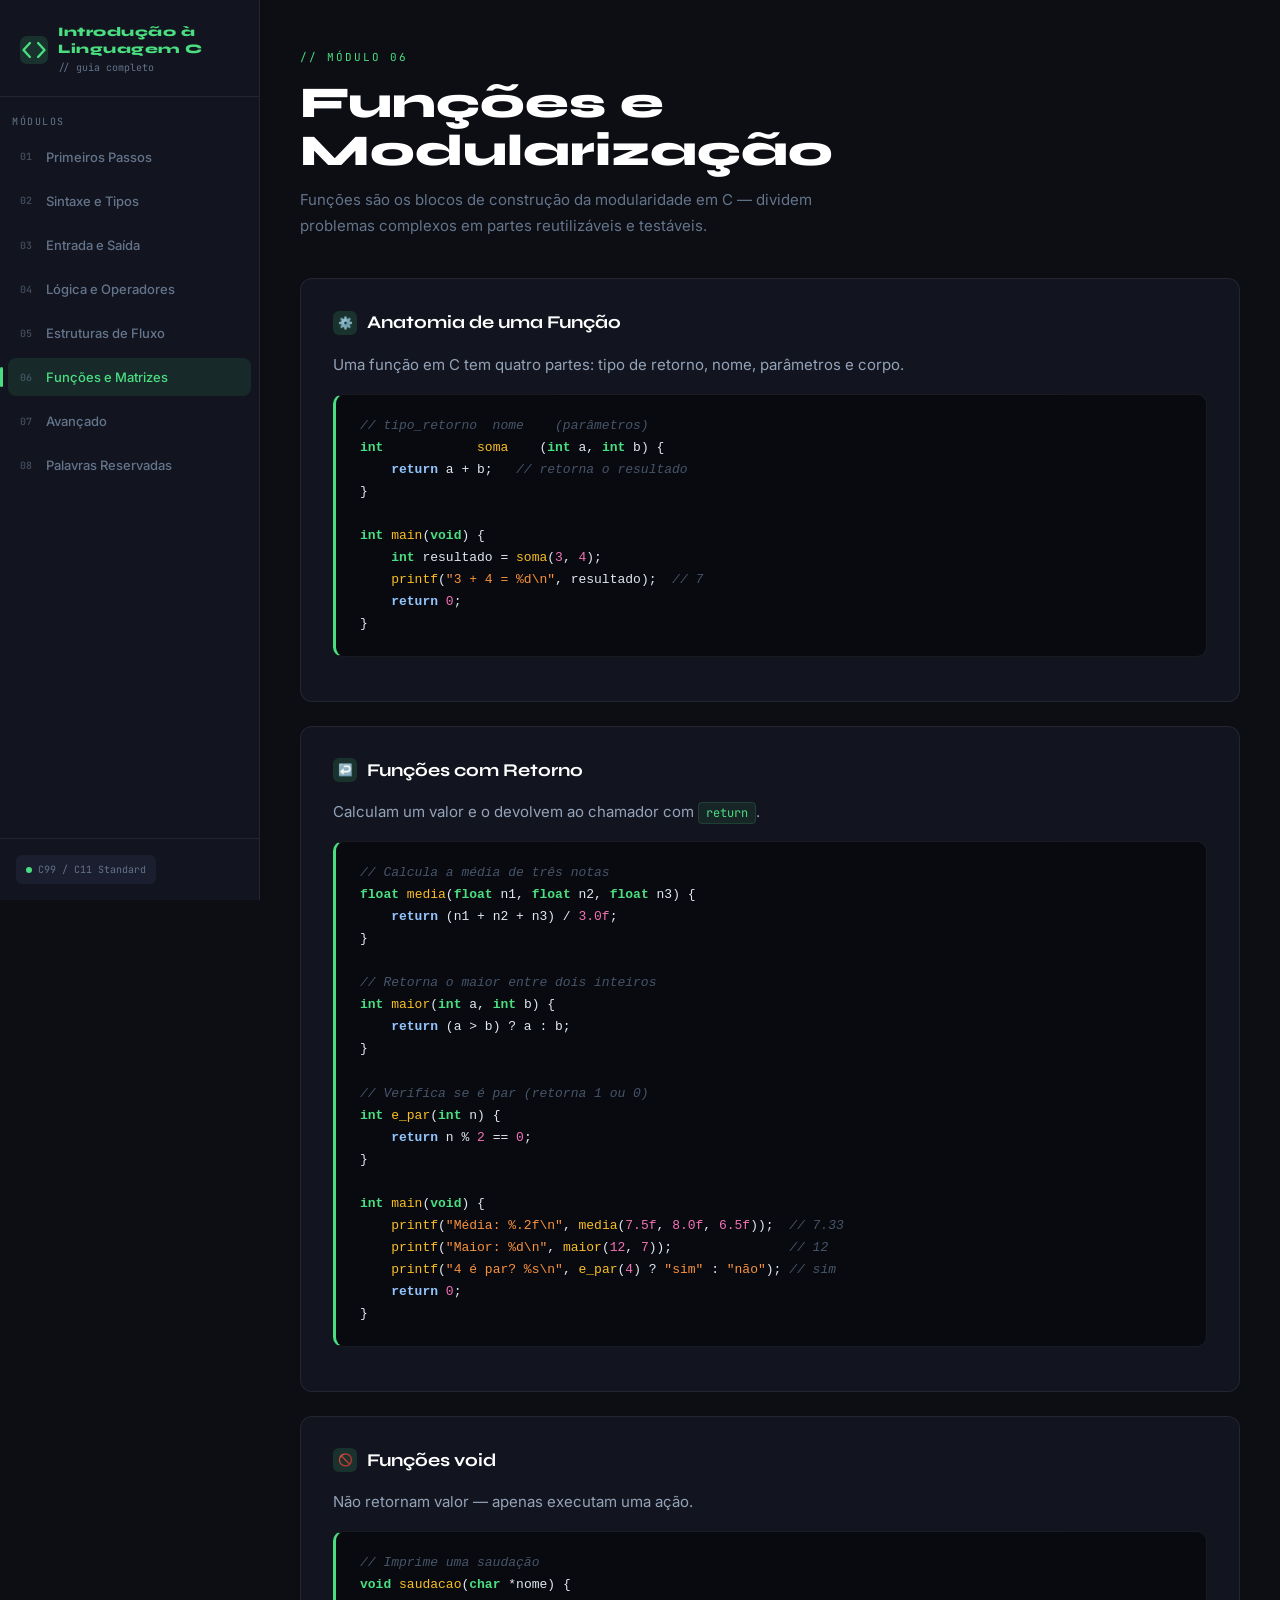
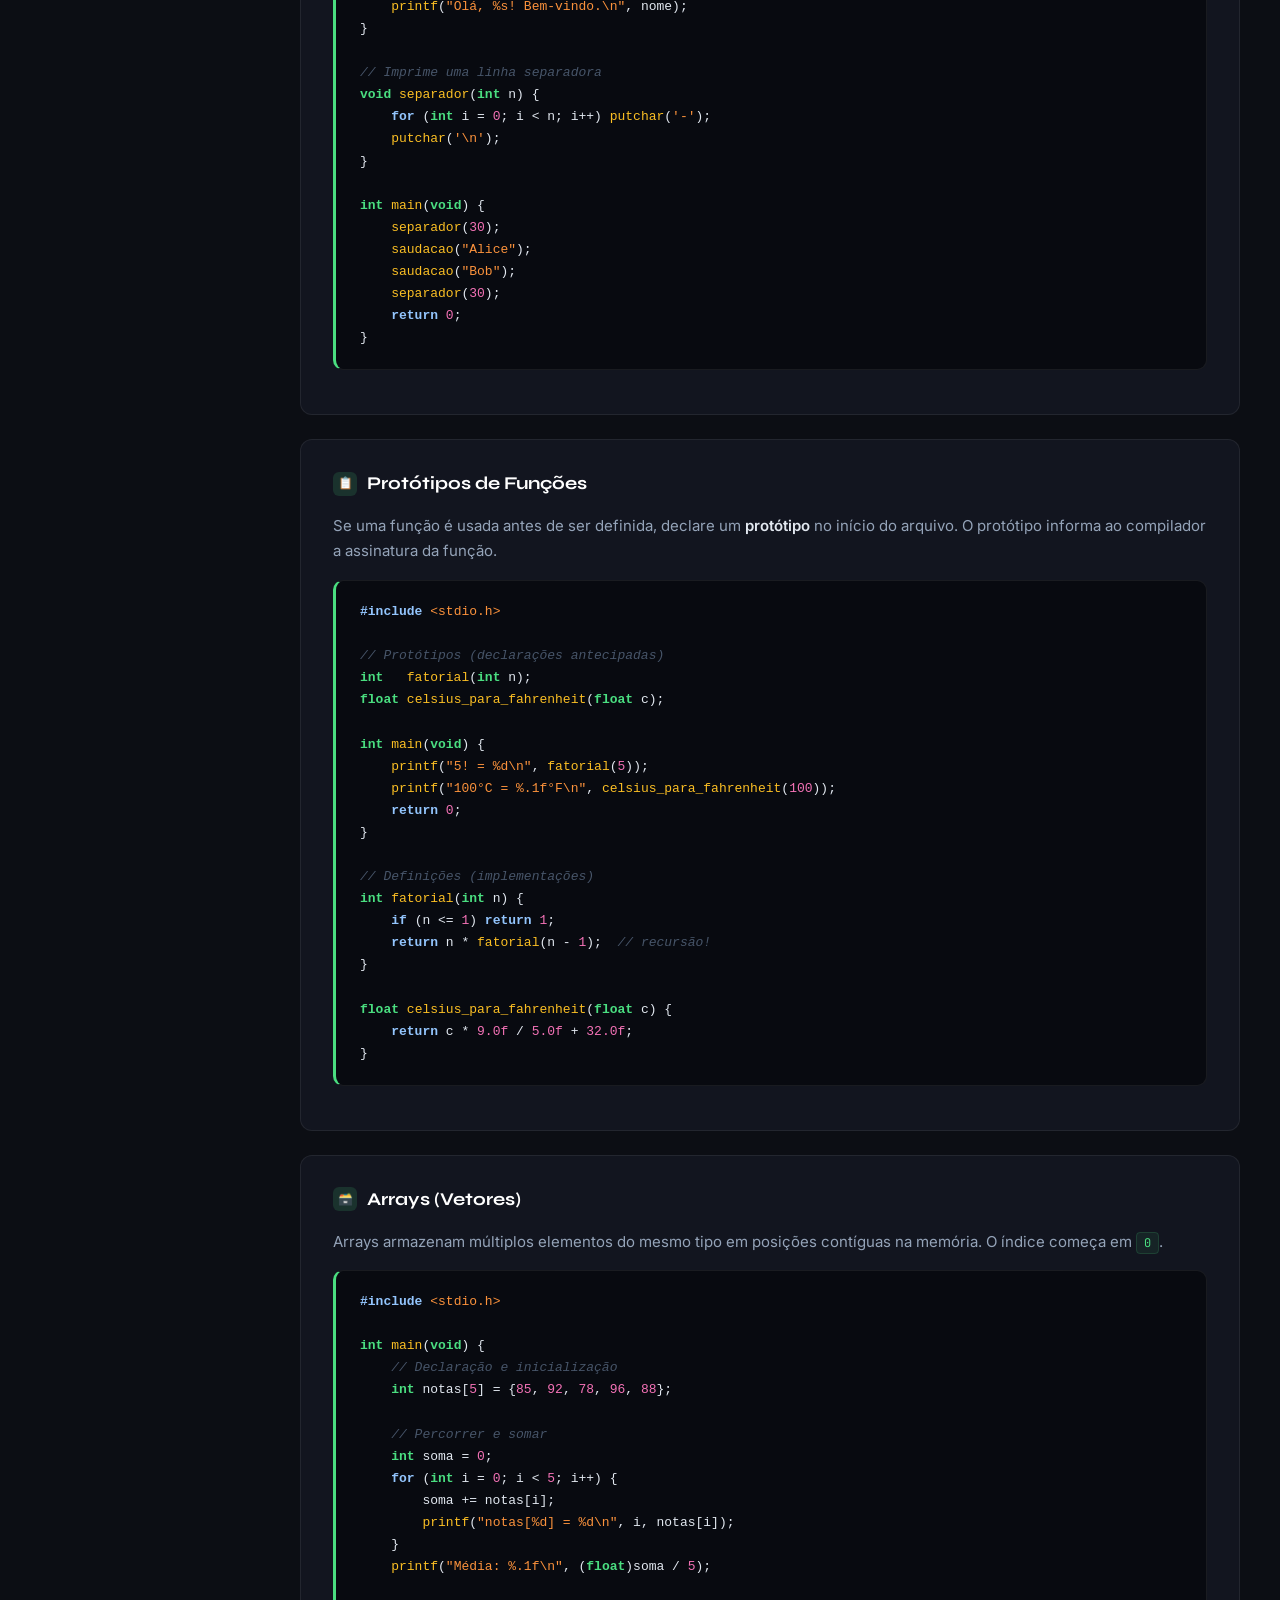
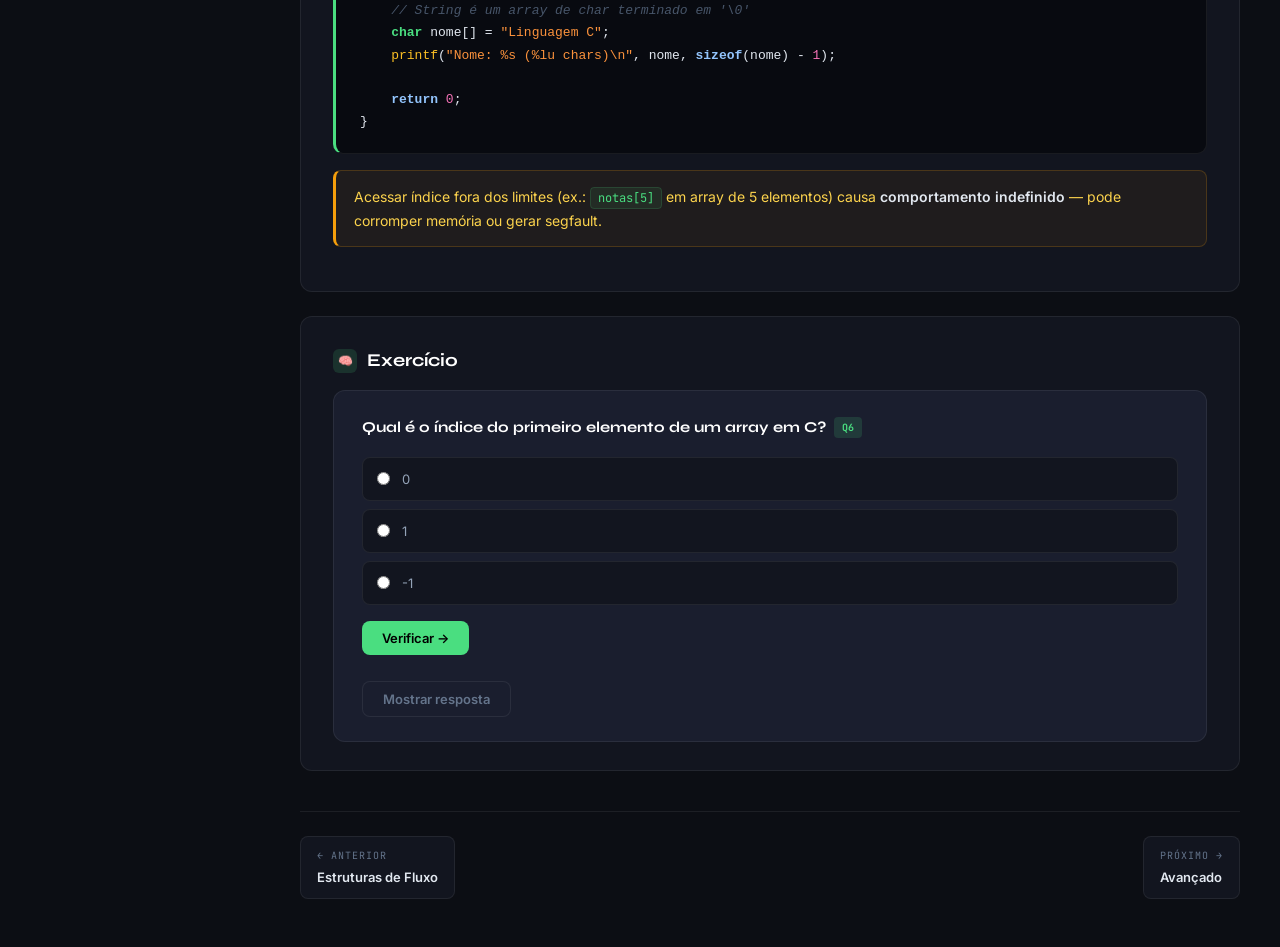
<file: funcoes.html>
<!DOCTYPE html>
<html lang="pt-br">
<head>
  <meta charset="UTF-8">
  <meta name="viewport" content="width=device-width,initial-scale=1">
  <title>Funções e Matrizes — Linguagem C</title>
  <link rel="stylesheet" href="css/style.css">
  <link rel="icon" href="favicon.svg" type="image/svg+xml">
</head>
<body>
<div id="overlay"></div>
<header id="topbar">
  <a href="index.html" class="topbar-logo">&lt;C/&gt; Linguagem C</a>
  <button id="menu-btn">&#9776;</button>
</header>
<nav id="sidebar">
  <a href="index.html" class="sidebar-logo">
    <svg width="28" height="28" viewBox="0 0 24 24" fill="none"><rect width="24" height="24" rx="6" fill="rgba(74,222,128,0.15)"/><path d="M8.5 6L3 12l5.5 6" stroke="#4ade80" stroke-width="2" stroke-linecap="round" stroke-linejoin="round"/><path d="M15.5 6L21 12l-5.5 6" stroke="#4ade80" stroke-width="2" stroke-linecap="round" stroke-linejoin="round"/></svg>
    <div><div class="sidebar-logo-text">Introdução à<br>Linguagem C</div><div class="sidebar-logo-sub">// guia completo</div></div>
  </a>
  <div class="sidebar-section">módulos</div>
  <ul class="sidebar-nav">
    <li><a href="index.html"><span class="nav-num">01</span> Primeiros Passos</a></li>
    <li><a href="sintaxe.html"><span class="nav-num">02</span> Sintaxe e Tipos</a></li>
    <li><a href="io.html"><span class="nav-num">03</span> Entrada e Saída</a></li>
    <li><a href="logica.html"><span class="nav-num">04</span> Lógica e Operadores</a></li>
    <li><a href="fluxo.html"><span class="nav-num">05</span> Estruturas de Fluxo</a></li>
    <li><a href="funcoes.html" class="active"><span class="nav-num">06</span> Funções e Matrizes</a></li>
    <li><a href="avancado.html"><span class="nav-num">07</span> Avançado</a></li>
    <li><a href="reservadas.html"><span class="nav-num">08</span> Palavras Reservadas</a></li>
  </ul>
  <div class="sidebar-footer"><div class="sidebar-badge"><span class="dot"></span> C99 / C11 Standard</div></div>
</nav>

<main id="main">
  <div class="page-header">
    <div class="page-tag">// módulo 06</div>
    <h1 class="page-title">Funções e<br>Modularização</h1>
    <p class="page-desc">Funções são os blocos de construção da modularidade em C — dividem problemas complexos em partes reutilizáveis e testáveis.</p>
  </div>

  <div class="card">
    <h2 class="card-title"><span class="card-title-icon">⚙️</span>Anatomia de uma Função</h2>
    <p>Uma função em C tem quatro partes: tipo de retorno, nome, parâmetros e corpo.</p>

    <pre><code><span class="comment">// tipo_retorno  nome    (parâmetros)</span>
<span class="type">int</span>            <span class="func">soma</span>    (<span class="type">int</span> a, <span class="type">int</span> b) {
    <span class="kw">return</span> a + b;   <span class="comment">// retorna o resultado</span>
}

<span class="type">int</span> <span class="func">main</span>(<span class="type">void</span>) {
    <span class="type">int</span> resultado = <span class="func">soma</span>(<span class="num">3</span>, <span class="num">4</span>);
    <span class="func">printf</span>(<span class="str">"3 + 4 = %d\n"</span>, resultado);  <span class="comment">// 7</span>
    <span class="kw">return</span> <span class="num">0</span>;
}</code></pre>
  </div>

  <div class="card">
    <h2 class="card-title"><span class="card-title-icon">↩️</span>Funções com Retorno</h2>
    <p>Calculam um valor e o devolvem ao chamador com <span class="ic">return</span>.</p>

    <pre><code><span class="comment">// Calcula a média de três notas</span>
<span class="type">float</span> <span class="func">media</span>(<span class="type">float</span> n1, <span class="type">float</span> n2, <span class="type">float</span> n3) {
    <span class="kw">return</span> (n1 + n2 + n3) / <span class="num">3.0f</span>;
}

<span class="comment">// Retorna o maior entre dois inteiros</span>
<span class="type">int</span> <span class="func">maior</span>(<span class="type">int</span> a, <span class="type">int</span> b) {
    <span class="kw">return</span> (a > b) ? a : b;
}

<span class="comment">// Verifica se é par (retorna 1 ou 0)</span>
<span class="type">int</span> <span class="func">e_par</span>(<span class="type">int</span> n) {
    <span class="kw">return</span> n % <span class="num">2</span> == <span class="num">0</span>;
}

<span class="type">int</span> <span class="func">main</span>(<span class="type">void</span>) {
    <span class="func">printf</span>(<span class="str">"Média: %.2f\n"</span>, <span class="func">media</span>(<span class="num">7.5f</span>, <span class="num">8.0f</span>, <span class="num">6.5f</span>));  <span class="comment">// 7.33</span>
    <span class="func">printf</span>(<span class="str">"Maior: %d\n"</span>, <span class="func">maior</span>(<span class="num">12</span>, <span class="num">7</span>));               <span class="comment">// 12</span>
    <span class="func">printf</span>(<span class="str">"4 é par? %s\n"</span>, <span class="func">e_par</span>(<span class="num">4</span>) ? <span class="str">"sim"</span> : <span class="str">"não"</span>); <span class="comment">// sim</span>
    <span class="kw">return</span> <span class="num">0</span>;
}</code></pre>
  </div>

  <div class="card">
    <h2 class="card-title"><span class="card-title-icon">🚫</span>Funções void</h2>
    <p>Não retornam valor — apenas executam uma ação.</p>

    <pre><code><span class="comment">// Imprime uma saudação</span>
<span class="type">void</span> <span class="func">saudacao</span>(<span class="type">char</span> *nome) {
    <span class="func">printf</span>(<span class="str">"Olá, %s! Bem-vindo.\n"</span>, nome);
}

<span class="comment">// Imprime uma linha separadora</span>
<span class="type">void</span> <span class="func">separador</span>(<span class="type">int</span> n) {
    <span class="kw">for</span> (<span class="type">int</span> i = <span class="num">0</span>; i &lt; n; i++) <span class="func">putchar</span>(<span class="str">'-'</span>);
    <span class="func">putchar</span>(<span class="str">'\n'</span>);
}

<span class="type">int</span> <span class="func">main</span>(<span class="type">void</span>) {
    <span class="func">separador</span>(<span class="num">30</span>);
    <span class="func">saudacao</span>(<span class="str">"Alice"</span>);
    <span class="func">saudacao</span>(<span class="str">"Bob"</span>);
    <span class="func">separador</span>(<span class="num">30</span>);
    <span class="kw">return</span> <span class="num">0</span>;
}</code></pre>
  </div>

  <div class="card">
    <h2 class="card-title"><span class="card-title-icon">📋</span>Protótipos de Funções</h2>
    <p>Se uma função é usada antes de ser definida, declare um <strong>protótipo</strong> no início do arquivo. O protótipo informa ao compilador a assinatura da função.</p>

    <pre><code><span class="kw">#include</span> <span class="str">&lt;stdio.h&gt;</span>

<span class="comment">// Protótipos (declarações antecipadas)</span>
<span class="type">int</span>   <span class="func">fatorial</span>(<span class="type">int</span> n);
<span class="type">float</span> <span class="func">celsius_para_fahrenheit</span>(<span class="type">float</span> c);

<span class="type">int</span> <span class="func">main</span>(<span class="type">void</span>) {
    <span class="func">printf</span>(<span class="str">"5! = %d\n"</span>, <span class="func">fatorial</span>(<span class="num">5</span>));
    <span class="func">printf</span>(<span class="str">"100°C = %.1f°F\n"</span>, <span class="func">celsius_para_fahrenheit</span>(<span class="num">100</span>));
    <span class="kw">return</span> <span class="num">0</span>;
}

<span class="comment">// Definições (implementações)</span>
<span class="type">int</span> <span class="func">fatorial</span>(<span class="type">int</span> n) {
    <span class="kw">if</span> (n &lt;= <span class="num">1</span>) <span class="kw">return</span> <span class="num">1</span>;
    <span class="kw">return</span> n * <span class="func">fatorial</span>(n - <span class="num">1</span>);  <span class="comment">// recursão!</span>
}

<span class="type">float</span> <span class="func">celsius_para_fahrenheit</span>(<span class="type">float</span> c) {
    <span class="kw">return</span> c * <span class="num">9.0f</span> / <span class="num">5.0f</span> + <span class="num">32.0f</span>;
}</code></pre>
  </div>

  <div class="card">
    <h2 class="card-title"><span class="card-title-icon">🗃️</span>Arrays (Vetores)</h2>
    <p>Arrays armazenam múltiplos elementos do mesmo tipo em posições contíguas na memória. O índice começa em <span class="ic">0</span>.</p>

    <pre><code><span class="kw">#include</span> <span class="str">&lt;stdio.h&gt;</span>

<span class="type">int</span> <span class="func">main</span>(<span class="type">void</span>) {
    <span class="comment">// Declaração e inicialização</span>
    <span class="type">int</span> notas[<span class="num">5</span>] = {<span class="num">85</span>, <span class="num">92</span>, <span class="num">78</span>, <span class="num">96</span>, <span class="num">88</span>};

    <span class="comment">// Percorrer e somar</span>
    <span class="type">int</span> soma = <span class="num">0</span>;
    <span class="kw">for</span> (<span class="type">int</span> i = <span class="num">0</span>; i &lt; <span class="num">5</span>; i++) {
        soma += notas[i];
        <span class="func">printf</span>(<span class="str">"notas[%d] = %d\n"</span>, i, notas[i]);
    }
    <span class="func">printf</span>(<span class="str">"Média: %.1f\n"</span>, (<span class="type">float</span>)soma / <span class="num">5</span>);

    <span class="comment">// String é um array de char terminado em '\0'</span>
    <span class="type">char</span> nome[] = <span class="str">"Linguagem C"</span>;
    <span class="func">printf</span>(<span class="str">"Nome: %s (%lu chars)\n"</span>, nome, <span class="kw">sizeof</span>(nome) - <span class="num">1</span>);

    <span class="kw">return</span> <span class="num">0</span>;
}</code></pre>

    <div class="warn">
      Acessar índice fora dos limites (ex.: <span class="ic">notas[5]</span> em array de 5 elementos) causa <strong>comportamento indefinido</strong> — pode corromper memória ou gerar segfault.
    </div>
  </div>

  <div class="card">
    <h2 class="card-title"><span class="card-title-icon">🧠</span>Exercício</h2>
    <div class="quiz-card">
      <form data-quiz-id="funcoes-q1" data-quiz-answer="0">
        <div class="quiz-title">Qual é o índice do primeiro elemento de um array em C? <span class="badge">Q6</span></div>
        <ul class="quiz-options">
          <li><label><input type="radio" name="q1" value="0"> 0</label></li>
          <li><label><input type="radio" name="q1" value="1"> 1</label></li>
          <li><label><input type="radio" name="q1" value="-1"> -1</label></li>
        </ul>
        <button type="submit" class="btn btn-primary">Verificar →</button>
        <div id="funcoes-q1-result"></div>
      </form>
      <button type="button" data-toggle-answer="funcoes-q1-explain" class="btn btn-ghost" style="margin-top:14px;">Mostrar resposta</button>
      <div id="funcoes-q1-explain" class="answer-reveal">
        Arrays em C começam no índice <span class="ic">0</span>. Para um array de tamanho <span class="ic">n</span>, os índices válidos são <span class="ic">0</span> a <span class="ic">n-1</span>. Ex.: <span class="ic">int v[5]</span> → índices 0, 1, 2, 3, 4.
      </div>
    </div>
  </div>

  <nav class="page-nav">
    <a href="fluxo.html"><div><span class="nav-dir">← anterior</span><span class="nav-label">Estruturas de Fluxo</span></div></a>
    <a href="avancado.html"><div><span class="nav-dir">próximo →</span><span class="nav-label">Avançado</span></div></a>
  </nav>
</main>
<script src="js/script.js"></script>
</body>
</html>
</file>
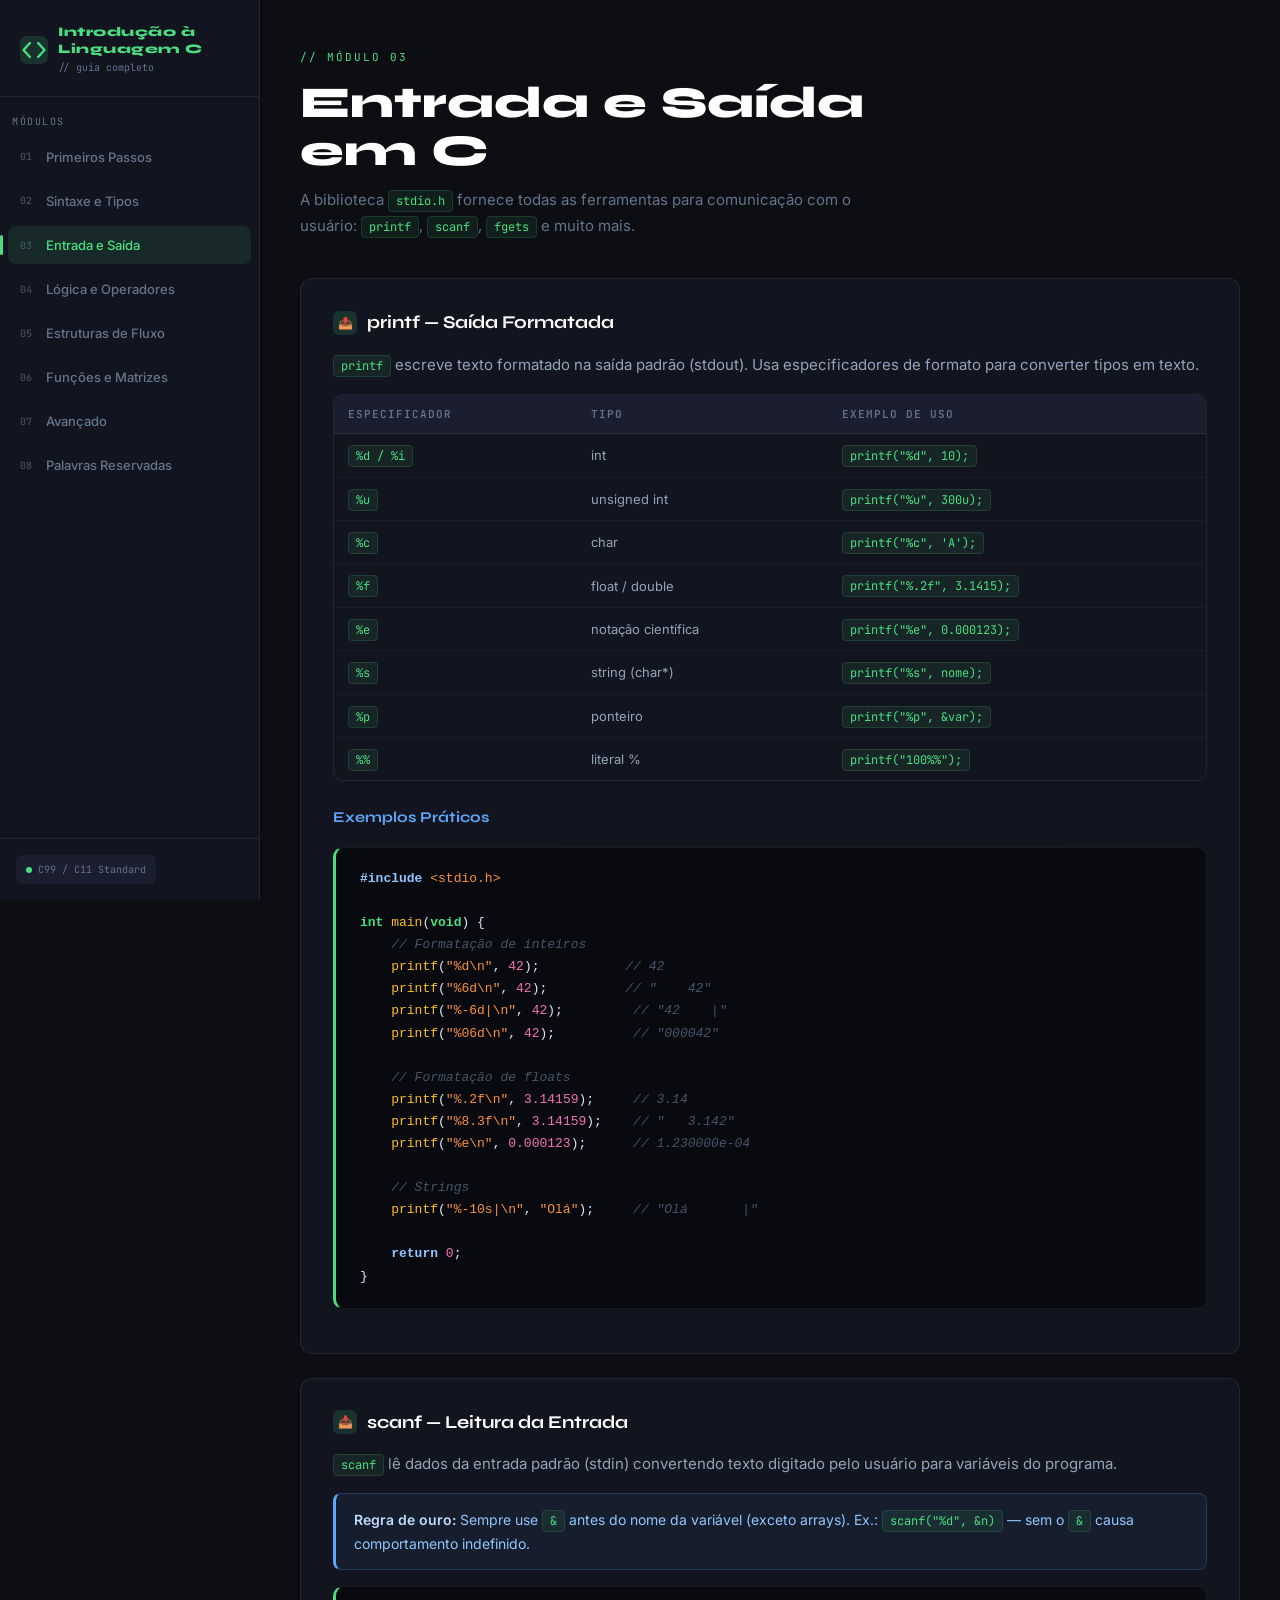
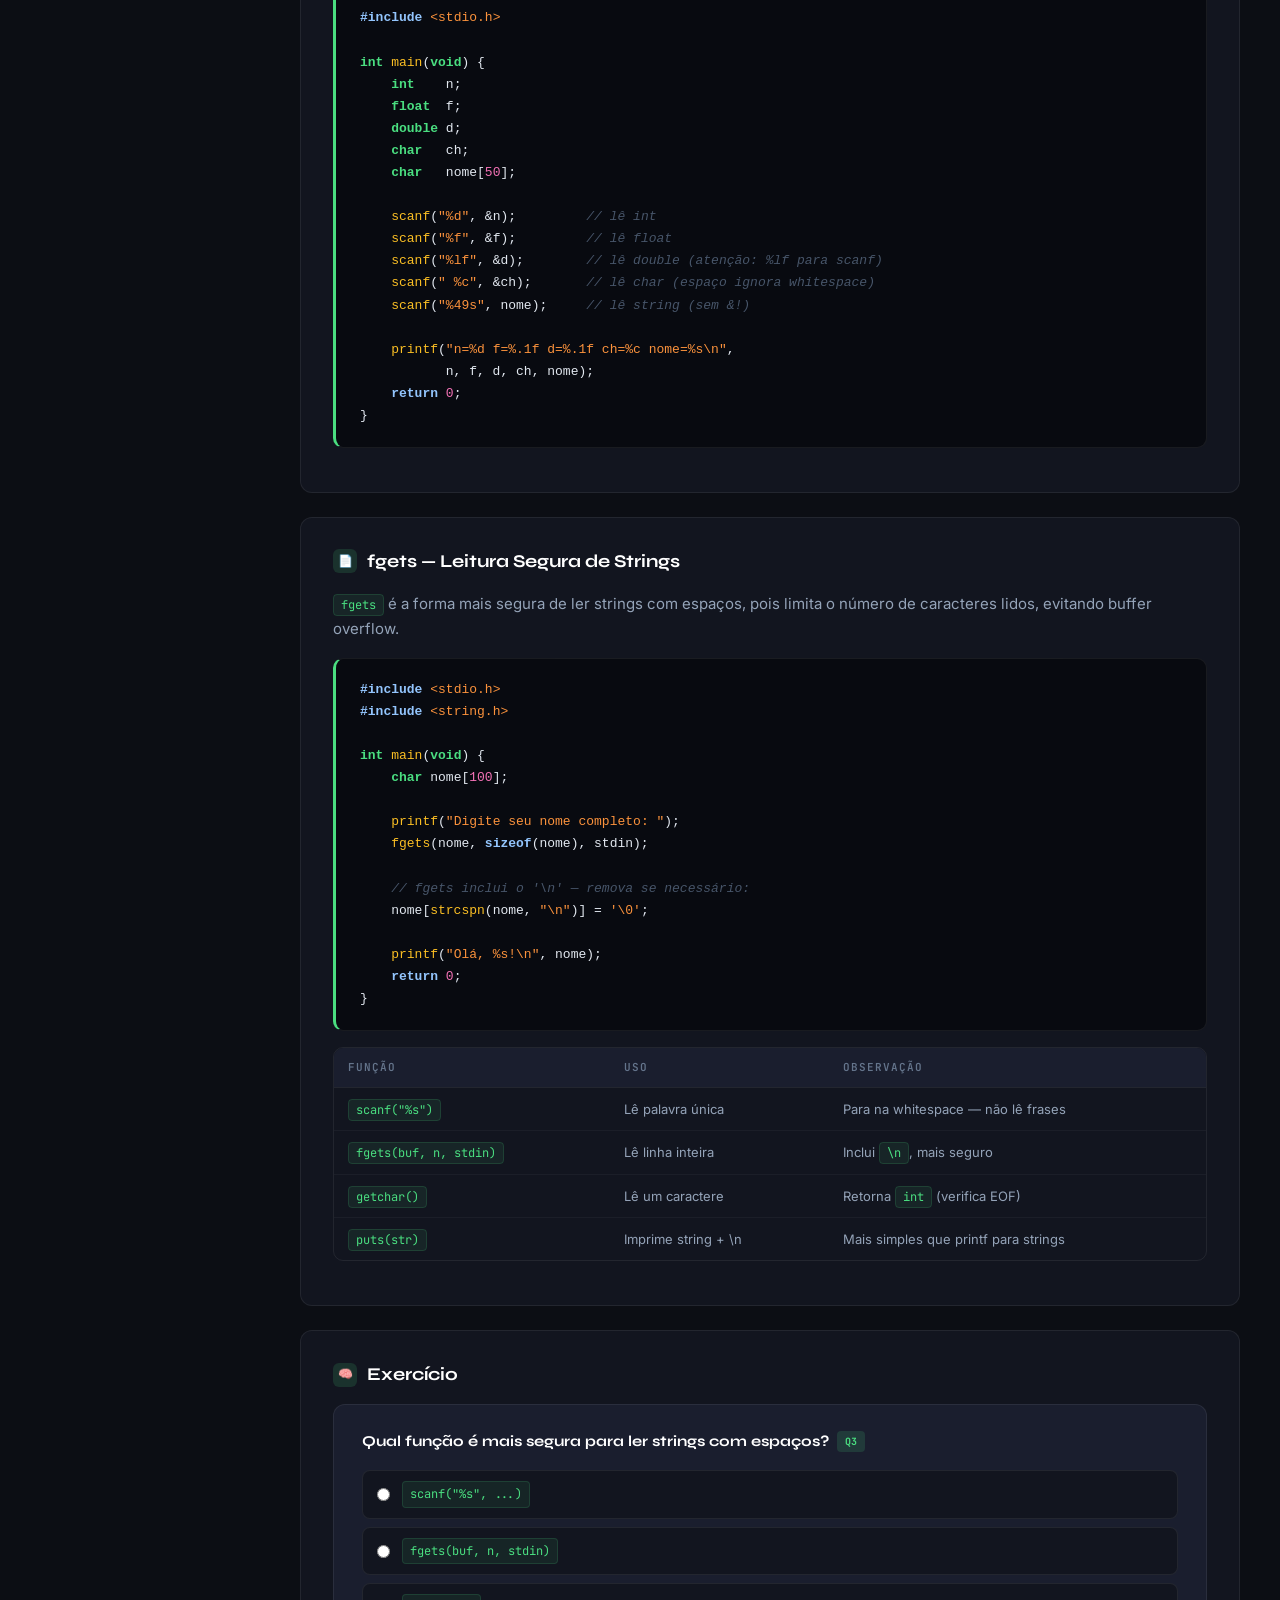
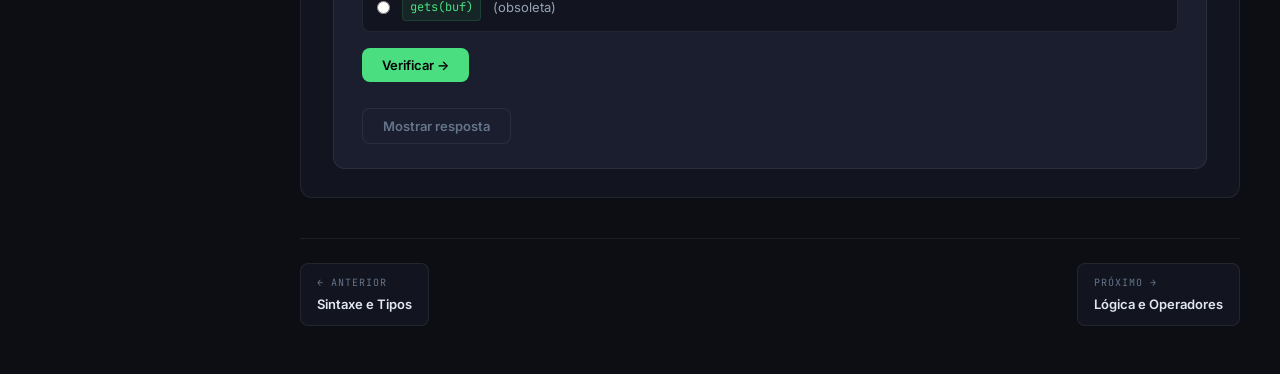
<file: io.html>
<!DOCTYPE html>
<html lang="pt-br">
<head>
  <meta charset="UTF-8">
  <meta name="viewport" content="width=device-width,initial-scale=1">
  <title>Entrada e Saída — Linguagem C</title>
  <link rel="stylesheet" href="css/style.css">
  <link rel="icon" href="favicon.svg" type="image/svg+xml">
</head>
<body>
<div id="overlay"></div>
<header id="topbar">
  <a href="index.html" class="topbar-logo">&lt;C/&gt; Linguagem C</a>
  <button id="menu-btn">&#9776;</button>
</header>
<nav id="sidebar">
  <a href="index.html" class="sidebar-logo">
    <svg width="28" height="28" viewBox="0 0 24 24" fill="none"><rect width="24" height="24" rx="6" fill="rgba(74,222,128,0.15)"/><path d="M8.5 6L3 12l5.5 6" stroke="#4ade80" stroke-width="2" stroke-linecap="round" stroke-linejoin="round"/><path d="M15.5 6L21 12l-5.5 6" stroke="#4ade80" stroke-width="2" stroke-linecap="round" stroke-linejoin="round"/></svg>
    <div><div class="sidebar-logo-text">Introdução à<br>Linguagem C</div><div class="sidebar-logo-sub">// guia completo</div></div>
  </a>
  <div class="sidebar-section">módulos</div>
  <ul class="sidebar-nav">
    <li><a href="index.html"><span class="nav-num">01</span> Primeiros Passos</a></li>
    <li><a href="sintaxe.html"><span class="nav-num">02</span> Sintaxe e Tipos</a></li>
    <li><a href="io.html" class="active"><span class="nav-num">03</span> Entrada e Saída</a></li>
    <li><a href="logica.html"><span class="nav-num">04</span> Lógica e Operadores</a></li>
    <li><a href="fluxo.html"><span class="nav-num">05</span> Estruturas de Fluxo</a></li>
    <li><a href="funcoes.html"><span class="nav-num">06</span> Funções e Matrizes</a></li>
    <li><a href="avancado.html"><span class="nav-num">07</span> Avançado</a></li>
    <li><a href="reservadas.html"><span class="nav-num">08</span> Palavras Reservadas</a></li>
  </ul>
  <div class="sidebar-footer"><div class="sidebar-badge"><span class="dot"></span> C99 / C11 Standard</div></div>
</nav>

<main id="main">
  <div class="page-header">
    <div class="page-tag">// módulo 03</div>
    <h1 class="page-title">Entrada e Saída<br>em C</h1>
    <p class="page-desc">A biblioteca <span class="ic">stdio.h</span> fornece todas as ferramentas para comunicação com o usuário: <span class="ic">printf</span>, <span class="ic">scanf</span>, <span class="ic">fgets</span> e muito mais.</p>
  </div>

  <div class="card">
    <h2 class="card-title"><span class="card-title-icon">📤</span>printf — Saída Formatada</h2>
    <p><span class="ic">printf</span> escreve texto formatado na saída padrão (stdout). Usa especificadores de formato para converter tipos em texto.</p>

    <div class="table-wrap">
      <table>
        <thead><tr><th>Especificador</th><th>Tipo</th><th>Exemplo de uso</th></tr></thead>
        <tbody>
          <tr><td><span class="ic">%d / %i</span></td><td>int</td><td><span class="ic">printf("%d", 10);</span></td></tr>
          <tr><td><span class="ic">%u</span></td><td>unsigned int</td><td><span class="ic">printf("%u", 300u);</span></td></tr>
          <tr><td><span class="ic">%c</span></td><td>char</td><td><span class="ic">printf("%c", 'A');</span></td></tr>
          <tr><td><span class="ic">%f</span></td><td>float / double</td><td><span class="ic">printf("%.2f", 3.1415);</span></td></tr>
          <tr><td><span class="ic">%e</span></td><td>notação científica</td><td><span class="ic">printf("%e", 0.000123);</span></td></tr>
          <tr><td><span class="ic">%s</span></td><td>string (char*)</td><td><span class="ic">printf("%s", nome);</span></td></tr>
          <tr><td><span class="ic">%p</span></td><td>ponteiro</td><td><span class="ic">printf("%p", &amp;var);</span></td></tr>
          <tr><td><span class="ic">%%</span></td><td>literal %</td><td><span class="ic">printf("100%%");</span></td></tr>
        </tbody>
      </table>
    </div>

    <h3 class="card-sub">Exemplos Práticos</h3>
    <pre><code><span class="kw">#include</span> <span class="str">&lt;stdio.h&gt;</span>

<span class="type">int</span> <span class="func">main</span>(<span class="type">void</span>) {
    <span class="comment">// Formatação de inteiros</span>
    <span class="func">printf</span>(<span class="str">"%d\n"</span>, <span class="num">42</span>);           <span class="comment">// 42</span>
    <span class="func">printf</span>(<span class="str">"%6d\n"</span>, <span class="num">42</span>);          <span class="comment">// "    42"</span>
    <span class="func">printf</span>(<span class="str">"%-6d|\n"</span>, <span class="num">42</span>);         <span class="comment">// "42    |"</span>
    <span class="func">printf</span>(<span class="str">"%06d\n"</span>, <span class="num">42</span>);          <span class="comment">// "000042"</span>

    <span class="comment">// Formatação de floats</span>
    <span class="func">printf</span>(<span class="str">"%.2f\n"</span>, <span class="num">3.14159</span>);     <span class="comment">// 3.14</span>
    <span class="func">printf</span>(<span class="str">"%8.3f\n"</span>, <span class="num">3.14159</span>);    <span class="comment">// "   3.142"</span>
    <span class="func">printf</span>(<span class="str">"%e\n"</span>, <span class="num">0.000123</span>);      <span class="comment">// 1.230000e-04</span>

    <span class="comment">// Strings</span>
    <span class="func">printf</span>(<span class="str">"%-10s|\n"</span>, <span class="str">"Olá"</span>);     <span class="comment">// "Olá       |"</span>

    <span class="kw">return</span> <span class="num">0</span>;
}</code></pre>
  </div>

  <div class="card">
    <h2 class="card-title"><span class="card-title-icon">📥</span>scanf — Leitura da Entrada</h2>
    <p><span class="ic">scanf</span> lê dados da entrada padrão (stdin) convertendo texto digitado pelo usuário para variáveis do programa.</p>

    <div class="note">
      <strong>Regra de ouro:</strong> Sempre use <span class="ic">&amp;</span> antes do nome da variável (exceto arrays). Ex.: <span class="ic">scanf("%d", &amp;n)</span> — sem o <span class="ic">&amp;</span> causa comportamento indefinido.
    </div>

    <pre><code><span class="kw">#include</span> <span class="str">&lt;stdio.h&gt;</span>

<span class="type">int</span> <span class="func">main</span>(<span class="type">void</span>) {
    <span class="type">int</span>    n;
    <span class="type">float</span>  f;
    <span class="type">double</span> d;
    <span class="type">char</span>   ch;
    <span class="type">char</span>   nome[<span class="num">50</span>];

    <span class="func">scanf</span>(<span class="str">"%d"</span>, &amp;n);         <span class="comment">// lê int</span>
    <span class="func">scanf</span>(<span class="str">"%f"</span>, &amp;f);         <span class="comment">// lê float</span>
    <span class="func">scanf</span>(<span class="str">"%lf"</span>, &amp;d);        <span class="comment">// lê double (atenção: %lf para scanf)</span>
    <span class="func">scanf</span>(<span class="str">" %c"</span>, &amp;ch);       <span class="comment">// lê char (espaço ignora whitespace)</span>
    <span class="func">scanf</span>(<span class="str">"%49s"</span>, nome);     <span class="comment">// lê string (sem &amp;!)</span>

    <span class="func">printf</span>(<span class="str">"n=%d f=%.1f d=%.1f ch=%c nome=%s\n"</span>,
           n, f, d, ch, nome);
    <span class="kw">return</span> <span class="num">0</span>;
}</code></pre>
  </div>

  <div class="card">
    <h2 class="card-title"><span class="card-title-icon">📄</span>fgets — Leitura Segura de Strings</h2>
    <p><span class="ic">fgets</span> é a forma mais segura de ler strings com espaços, pois limita o número de caracteres lidos, evitando buffer overflow.</p>

    <pre><code><span class="kw">#include</span> <span class="str">&lt;stdio.h&gt;</span>
<span class="kw">#include</span> <span class="str">&lt;string.h&gt;</span>

<span class="type">int</span> <span class="func">main</span>(<span class="type">void</span>) {
    <span class="type">char</span> nome[<span class="num">100</span>];

    <span class="func">printf</span>(<span class="str">"Digite seu nome completo: "</span>);
    <span class="func">fgets</span>(nome, <span class="kw">sizeof</span>(nome), stdin);

    <span class="comment">// fgets inclui o '\n' — remova se necessário:</span>
    nome[<span class="func">strcspn</span>(nome, <span class="str">"\n"</span>)] = <span class="str">'\0'</span>;

    <span class="func">printf</span>(<span class="str">"Olá, %s!\n"</span>, nome);
    <span class="kw">return</span> <span class="num">0</span>;
}</code></pre>

    <div class="table-wrap" style="margin-top:16px;">
      <table>
        <thead><tr><th>Função</th><th>Uso</th><th>Observação</th></tr></thead>
        <tbody>
          <tr><td><span class="ic">scanf("%s")</span></td><td>Lê palavra única</td><td>Para na whitespace — não lê frases</td></tr>
          <tr><td><span class="ic">fgets(buf, n, stdin)</span></td><td>Lê linha inteira</td><td>Inclui <span class="ic">\n</span>, mais seguro</td></tr>
          <tr><td><span class="ic">getchar()</span></td><td>Lê um caractere</td><td>Retorna <span class="ic">int</span> (verifica EOF)</td></tr>
          <tr><td><span class="ic">puts(str)</span></td><td>Imprime string + \n</td><td>Mais simples que printf para strings</td></tr>
        </tbody>
      </table>
    </div>
  </div>

  <div class="card">
    <h2 class="card-title"><span class="card-title-icon">🧠</span>Exercício</h2>
    <div class="quiz-card">
      <form data-quiz-id="io-q1" data-quiz-answer="fgets">
        <div class="quiz-title">Qual função é mais segura para ler strings com espaços? <span class="badge">Q3</span></div>
        <ul class="quiz-options">
          <li><label><input type="radio" name="q1" value="scanf"> <span class="ic">scanf("%s", ...)</span></label></li>
          <li><label><input type="radio" name="q1" value="fgets"> <span class="ic">fgets(buf, n, stdin)</span></label></li>
          <li><label><input type="radio" name="q1" value="gets"> <span class="ic">gets(buf)</span> (obsoleta)</label></li>
        </ul>
        <button type="submit" class="btn btn-primary">Verificar →</button>
        <div id="io-q1-result"></div>
      </form>
      <button type="button" data-toggle-answer="io-q1-explain" class="btn btn-ghost" style="margin-top:14px;">Mostrar resposta</button>
      <div id="io-q1-explain" class="answer-reveal">
        <span class="ic">fgets</span> é a opção correta: ela lê até <em>n-1</em> caracteres, inclui espaços e previne buffer overflow. A função <span class="ic">gets</span> foi removida do padrão C11 por ser insegura.
      </div>
    </div>
  </div>

  <nav class="page-nav">
    <a href="sintaxe.html"><div><span class="nav-dir">← anterior</span><span class="nav-label">Sintaxe e Tipos</span></div></a>
    <a href="logica.html"><div><span class="nav-dir">próximo →</span><span class="nav-label">Lógica e Operadores</span></div></a>
  </nav>
</main>
<script src="js/script.js"></script>
</body>
</html>
</file>
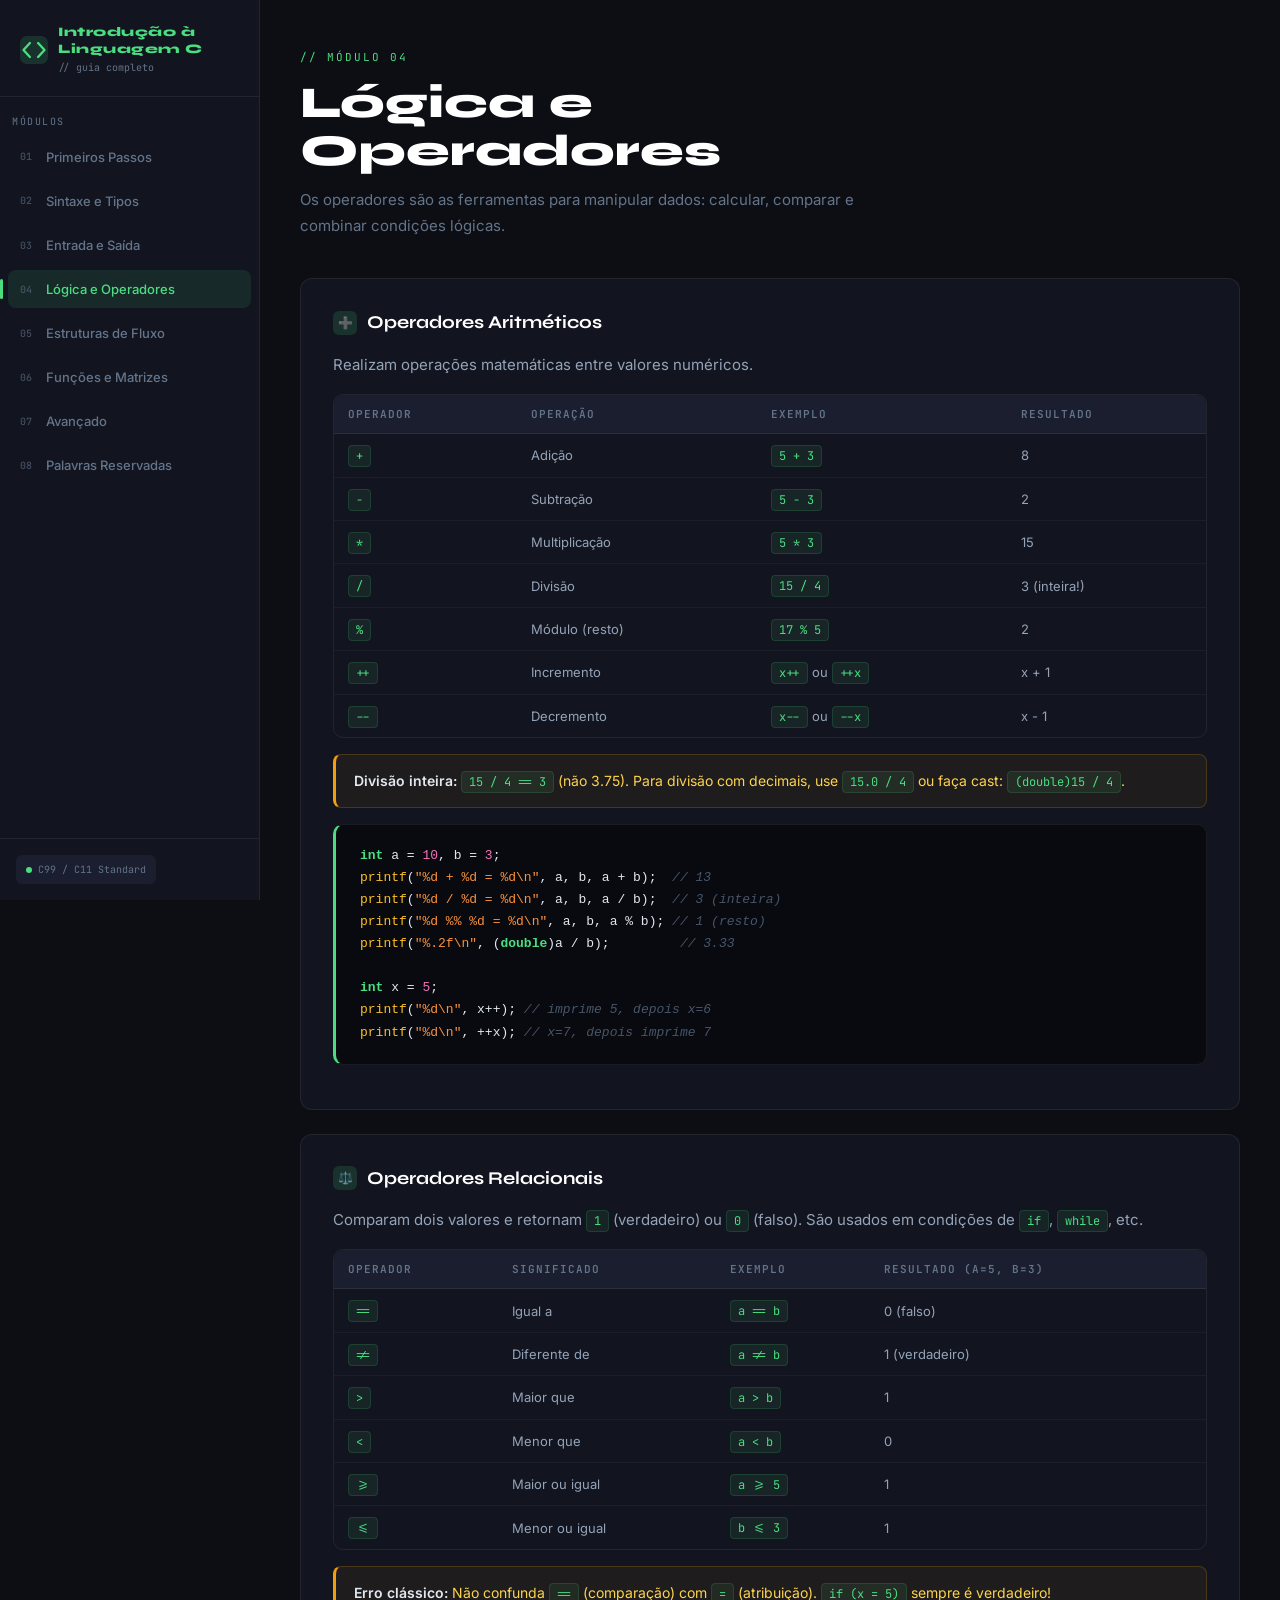
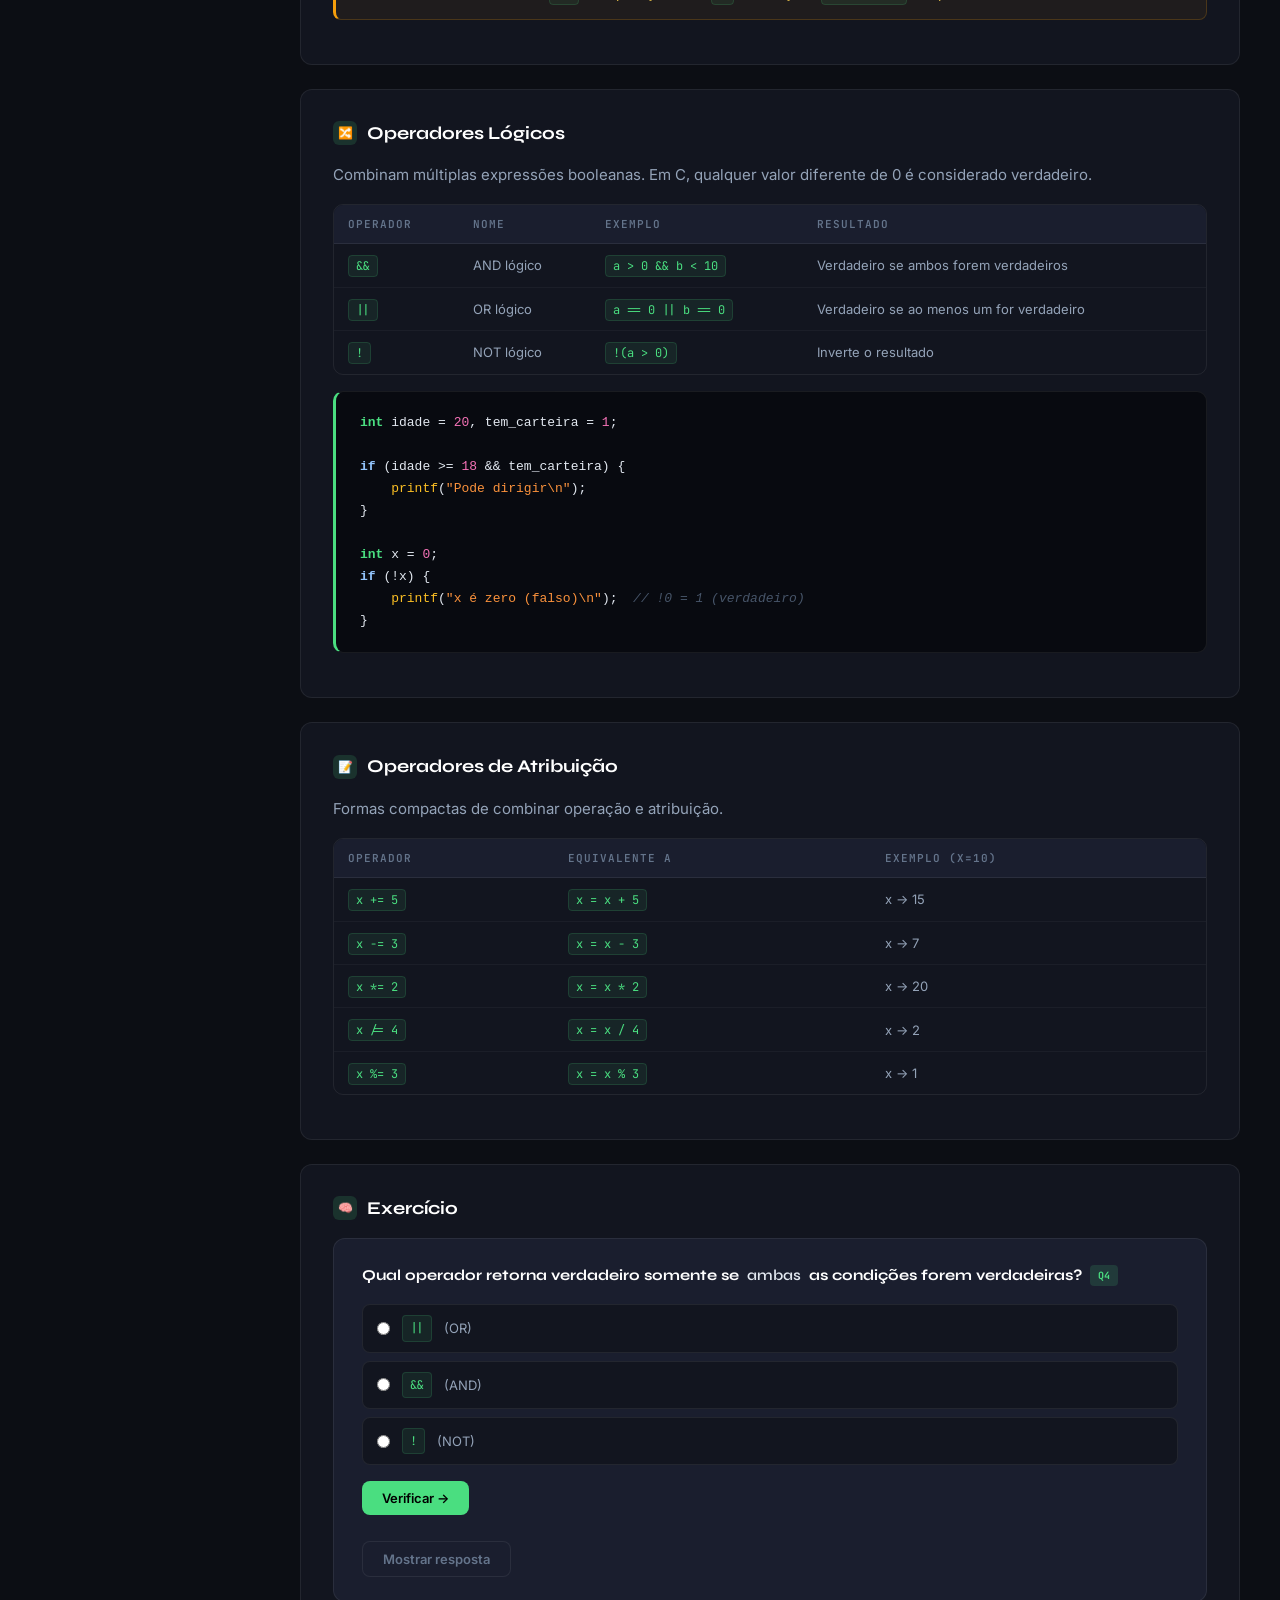
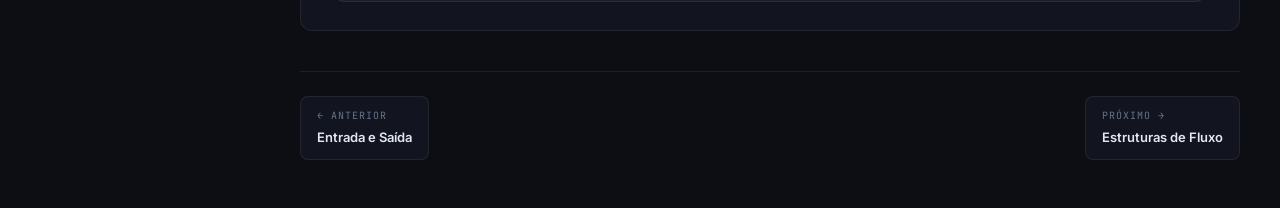
<file: logica.html>
<!DOCTYPE html>
<html lang="pt-br">
<head>
  <meta charset="UTF-8">
  <meta name="viewport" content="width=device-width,initial-scale=1">
  <title>Lógica e Operadores — Linguagem C</title>
  <link rel="stylesheet" href="css/style.css">
  <link rel="icon" href="favicon.svg" type="image/svg+xml">
</head>
<body>
<div id="overlay"></div>
<header id="topbar">
  <a href="index.html" class="topbar-logo">&lt;C/&gt; Linguagem C</a>
  <button id="menu-btn">&#9776;</button>
</header>
<nav id="sidebar">
  <a href="index.html" class="sidebar-logo">
    <svg width="28" height="28" viewBox="0 0 24 24" fill="none"><rect width="24" height="24" rx="6" fill="rgba(74,222,128,0.15)"/><path d="M8.5 6L3 12l5.5 6" stroke="#4ade80" stroke-width="2" stroke-linecap="round" stroke-linejoin="round"/><path d="M15.5 6L21 12l-5.5 6" stroke="#4ade80" stroke-width="2" stroke-linecap="round" stroke-linejoin="round"/></svg>
    <div><div class="sidebar-logo-text">Introdução à<br>Linguagem C</div><div class="sidebar-logo-sub">// guia completo</div></div>
  </a>
  <div class="sidebar-section">módulos</div>
  <ul class="sidebar-nav">
    <li><a href="index.html"><span class="nav-num">01</span> Primeiros Passos</a></li>
    <li><a href="sintaxe.html"><span class="nav-num">02</span> Sintaxe e Tipos</a></li>
    <li><a href="io.html"><span class="nav-num">03</span> Entrada e Saída</a></li>
    <li><a href="logica.html" class="active"><span class="nav-num">04</span> Lógica e Operadores</a></li>
    <li><a href="fluxo.html"><span class="nav-num">05</span> Estruturas de Fluxo</a></li>
    <li><a href="funcoes.html"><span class="nav-num">06</span> Funções e Matrizes</a></li>
    <li><a href="avancado.html"><span class="nav-num">07</span> Avançado</a></li>
    <li><a href="reservadas.html"><span class="nav-num">08</span> Palavras Reservadas</a></li>
  </ul>
  <div class="sidebar-footer"><div class="sidebar-badge"><span class="dot"></span> C99 / C11 Standard</div></div>
</nav>

<main id="main">
  <div class="page-header">
    <div class="page-tag">// módulo 04</div>
    <h1 class="page-title">Lógica e<br>Operadores</h1>
    <p class="page-desc">Os operadores são as ferramentas para manipular dados: calcular, comparar e combinar condições lógicas.</p>
  </div>

  <div class="card">
    <h2 class="card-title"><span class="card-title-icon">➕</span>Operadores Aritméticos</h2>
    <p>Realizam operações matemáticas entre valores numéricos.</p>
    <div class="table-wrap">
      <table>
        <thead><tr><th>Operador</th><th>Operação</th><th>Exemplo</th><th>Resultado</th></tr></thead>
        <tbody>
          <tr><td><span class="ic">+</span></td><td>Adição</td><td><span class="ic">5 + 3</span></td><td>8</td></tr>
          <tr><td><span class="ic">-</span></td><td>Subtração</td><td><span class="ic">5 - 3</span></td><td>2</td></tr>
          <tr><td><span class="ic">*</span></td><td>Multiplicação</td><td><span class="ic">5 * 3</span></td><td>15</td></tr>
          <tr><td><span class="ic">/</span></td><td>Divisão</td><td><span class="ic">15 / 4</span></td><td>3 (inteira!)</td></tr>
          <tr><td><span class="ic">%</span></td><td>Módulo (resto)</td><td><span class="ic">17 % 5</span></td><td>2</td></tr>
          <tr><td><span class="ic">++</span></td><td>Incremento</td><td><span class="ic">x++</span> ou <span class="ic">++x</span></td><td>x + 1</td></tr>
          <tr><td><span class="ic">--</span></td><td>Decremento</td><td><span class="ic">x--</span> ou <span class="ic">--x</span></td><td>x - 1</td></tr>
        </tbody>
      </table>
    </div>

    <div class="warn">
      <strong>Divisão inteira:</strong> <span class="ic">15 / 4 == 3</span> (não 3.75). Para divisão com decimais, use <span class="ic">15.0 / 4</span> ou faça cast: <span class="ic">(double)15 / 4</span>.
    </div>

    <pre><code><span class="type">int</span> a = <span class="num">10</span>, b = <span class="num">3</span>;
<span class="func">printf</span>(<span class="str">"%d + %d = %d\n"</span>, a, b, a + b);  <span class="comment">// 13</span>
<span class="func">printf</span>(<span class="str">"%d / %d = %d\n"</span>, a, b, a / b);  <span class="comment">// 3 (inteira)</span>
<span class="func">printf</span>(<span class="str">"%d %% %d = %d\n"</span>, a, b, a % b); <span class="comment">// 1 (resto)</span>
<span class="func">printf</span>(<span class="str">"%.2f\n"</span>, (<span class="type">double</span>)a / b);         <span class="comment">// 3.33</span>

<span class="type">int</span> x = <span class="num">5</span>;
<span class="func">printf</span>(<span class="str">"%d\n"</span>, x++); <span class="comment">// imprime 5, depois x=6</span>
<span class="func">printf</span>(<span class="str">"%d\n"</span>, ++x); <span class="comment">// x=7, depois imprime 7</span></code></pre>
  </div>

  <div class="card">
    <h2 class="card-title"><span class="card-title-icon">⚖️</span>Operadores Relacionais</h2>
    <p>Comparam dois valores e retornam <span class="ic">1</span> (verdadeiro) ou <span class="ic">0</span> (falso). São usados em condições de <span class="ic">if</span>, <span class="ic">while</span>, etc.</p>

    <div class="table-wrap">
      <table>
        <thead><tr><th>Operador</th><th>Significado</th><th>Exemplo</th><th>Resultado (a=5, b=3)</th></tr></thead>
        <tbody>
          <tr><td><span class="ic">==</span></td><td>Igual a</td><td><span class="ic">a == b</span></td><td>0 (falso)</td></tr>
          <tr><td><span class="ic">!=</span></td><td>Diferente de</td><td><span class="ic">a != b</span></td><td>1 (verdadeiro)</td></tr>
          <tr><td><span class="ic">&gt;</span></td><td>Maior que</td><td><span class="ic">a &gt; b</span></td><td>1</td></tr>
          <tr><td><span class="ic">&lt;</span></td><td>Menor que</td><td><span class="ic">a &lt; b</span></td><td>0</td></tr>
          <tr><td><span class="ic">&gt;=</span></td><td>Maior ou igual</td><td><span class="ic">a &gt;= 5</span></td><td>1</td></tr>
          <tr><td><span class="ic">&lt;=</span></td><td>Menor ou igual</td><td><span class="ic">b &lt;= 3</span></td><td>1</td></tr>
        </tbody>
      </table>
    </div>

    <div class="warn"><strong>Erro clássico:</strong> Não confunda <span class="ic">==</span> (comparação) com <span class="ic">=</span> (atribuição). <span class="ic">if (x = 5)</span> sempre é verdadeiro!</div>
  </div>

  <div class="card">
    <h2 class="card-title"><span class="card-title-icon">🔀</span>Operadores Lógicos</h2>
    <p>Combinam múltiplas expressões booleanas. Em C, qualquer valor diferente de 0 é considerado verdadeiro.</p>

    <div class="table-wrap">
      <table>
        <thead><tr><th>Operador</th><th>Nome</th><th>Exemplo</th><th>Resultado</th></tr></thead>
        <tbody>
          <tr><td><span class="ic">&amp;&amp;</span></td><td>AND lógico</td><td><span class="ic">a &gt; 0 &amp;&amp; b &lt; 10</span></td><td>Verdadeiro se ambos forem verdadeiros</td></tr>
          <tr><td><span class="ic">||</span></td><td>OR lógico</td><td><span class="ic">a == 0 || b == 0</span></td><td>Verdadeiro se ao menos um for verdadeiro</td></tr>
          <tr><td><span class="ic">!</span></td><td>NOT lógico</td><td><span class="ic">!(a &gt; 0)</span></td><td>Inverte o resultado</td></tr>
        </tbody>
      </table>
    </div>

    <pre><code><span class="type">int</span> idade = <span class="num">20</span>, tem_carteira = <span class="num">1</span>;

<span class="kw">if</span> (idade &gt;= <span class="num">18</span> &amp;&amp; tem_carteira) {
    <span class="func">printf</span>(<span class="str">"Pode dirigir\n"</span>);
}

<span class="type">int</span> x = <span class="num">0</span>;
<span class="kw">if</span> (!x) {
    <span class="func">printf</span>(<span class="str">"x é zero (falso)\n"</span>);  <span class="comment">// !0 = 1 (verdadeiro)</span>
}</code></pre>
  </div>

  <div class="card">
    <h2 class="card-title"><span class="card-title-icon">📝</span>Operadores de Atribuição</h2>
    <p>Formas compactas de combinar operação e atribuição.</p>

    <div class="table-wrap">
      <table>
        <thead><tr><th>Operador</th><th>Equivalente a</th><th>Exemplo (x=10)</th></tr></thead>
        <tbody>
          <tr><td><span class="ic">x += 5</span></td><td><span class="ic">x = x + 5</span></td><td>x → 15</td></tr>
          <tr><td><span class="ic">x -= 3</span></td><td><span class="ic">x = x - 3</span></td><td>x → 7</td></tr>
          <tr><td><span class="ic">x *= 2</span></td><td><span class="ic">x = x * 2</span></td><td>x → 20</td></tr>
          <tr><td><span class="ic">x /= 4</span></td><td><span class="ic">x = x / 4</span></td><td>x → 2</td></tr>
          <tr><td><span class="ic">x %= 3</span></td><td><span class="ic">x = x % 3</span></td><td>x → 1</td></tr>
        </tbody>
      </table>
    </div>
  </div>

  <div class="card">
    <h2 class="card-title"><span class="card-title-icon">🧠</span>Exercício</h2>
    <div class="quiz-card">
      <form data-quiz-id="logica-q1" data-quiz-answer="&&">
        <div class="quiz-title">Qual operador retorna verdadeiro somente se <strong>ambas</strong> as condições forem verdadeiras? <span class="badge">Q4</span></div>
        <ul class="quiz-options">
          <li><label><input type="radio" name="q1" value="||"> <span class="ic">||</span> (OR)</label></li>
          <li><label><input type="radio" name="q1" value="&&"> <span class="ic">&amp;&amp;</span> (AND)</label></li>
          <li><label><input type="radio" name="q1" value="!"> <span class="ic">!</span> (NOT)</label></li>
        </ul>
        <button type="submit" class="btn btn-primary">Verificar →</button>
        <div id="logica-q1-result"></div>
      </form>
      <button type="button" data-toggle-answer="logica-q1-explain" class="btn btn-ghost" style="margin-top:14px;">Mostrar resposta</button>
      <div id="logica-q1-explain" class="answer-reveal">
        O operador <span class="ic">&amp;&amp;</span> (AND) retorna verdadeiro apenas quando <strong>ambas</strong> as expressões são verdadeiras. O <span class="ic">||</span> (OR) retorna verdadeiro se ao menos uma for verdadeira.
      </div>
    </div>
  </div>

  <nav class="page-nav">
    <a href="io.html"><div><span class="nav-dir">← anterior</span><span class="nav-label">Entrada e Saída</span></div></a>
    <a href="fluxo.html"><div><span class="nav-dir">próximo →</span><span class="nav-label">Estruturas de Fluxo</span></div></a>
  </nav>
</main>
<script src="js/script.js"></script>
</body>
</html>
</file>
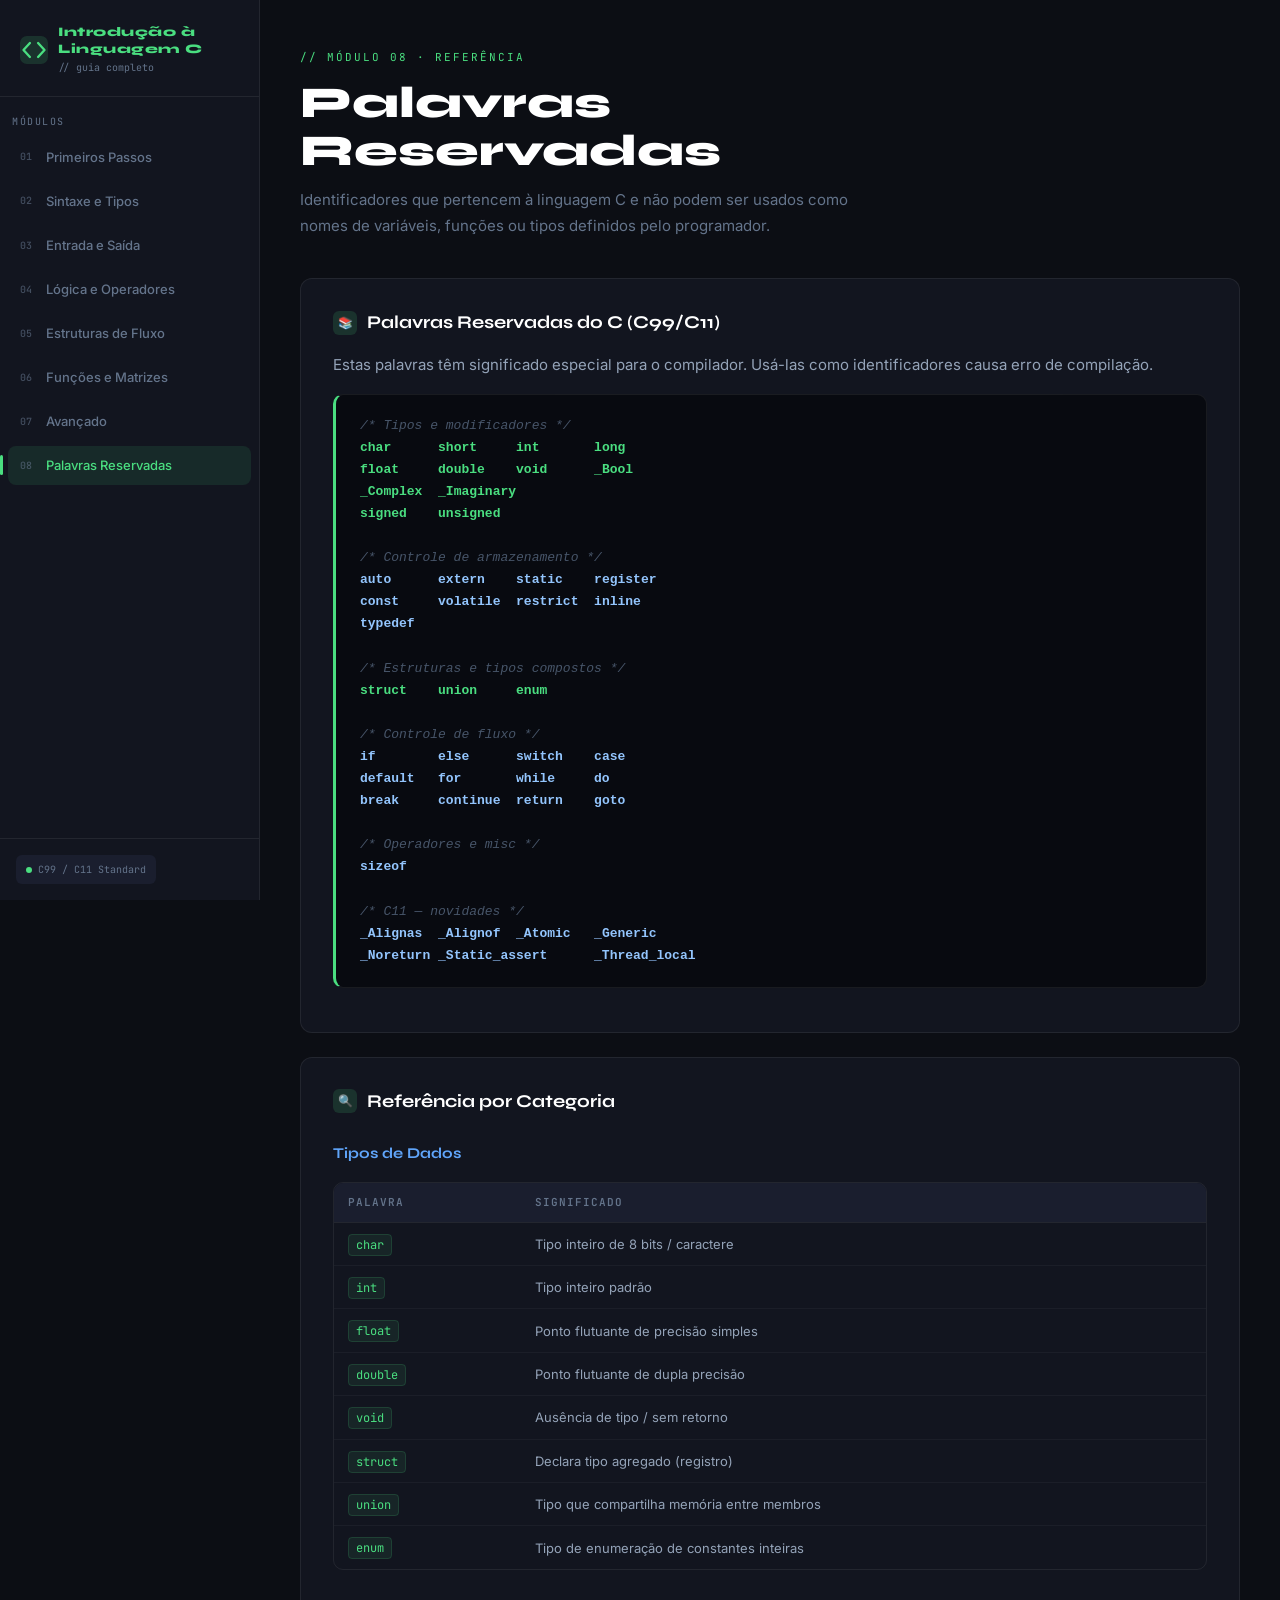
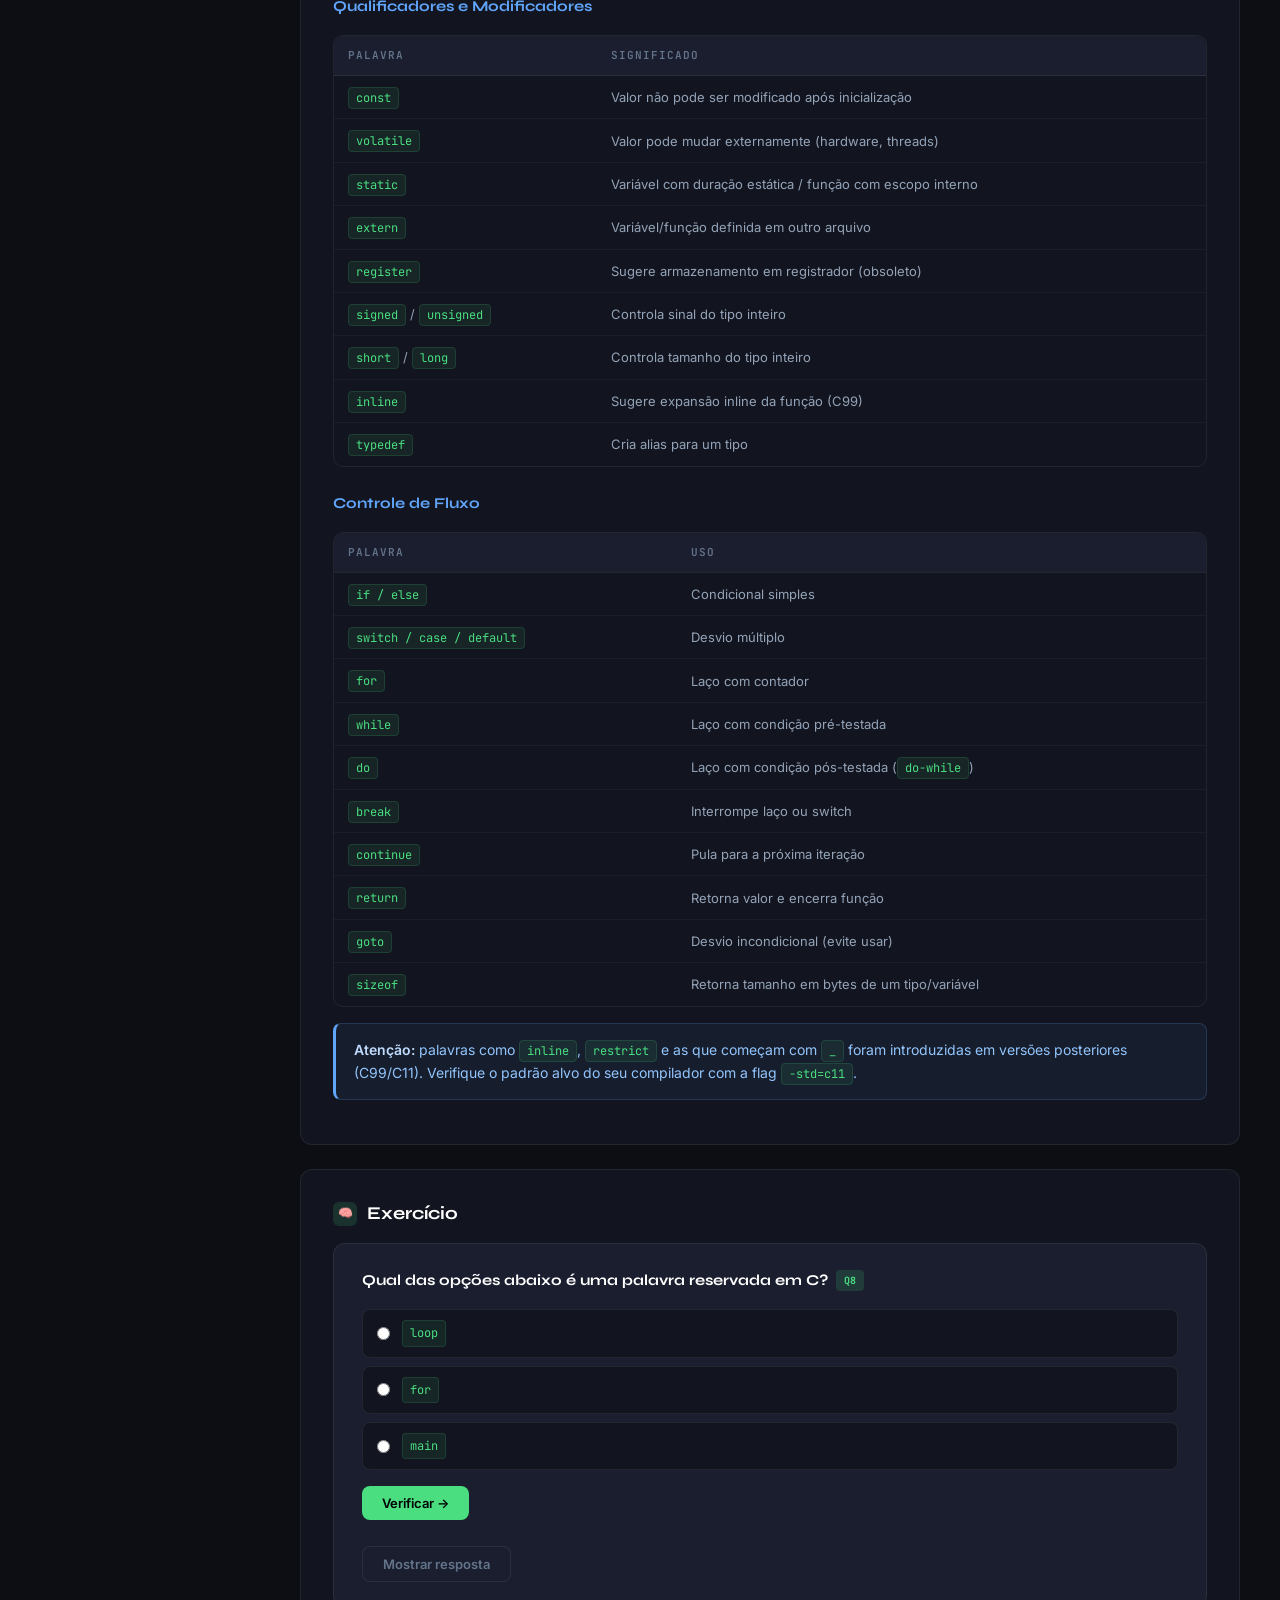
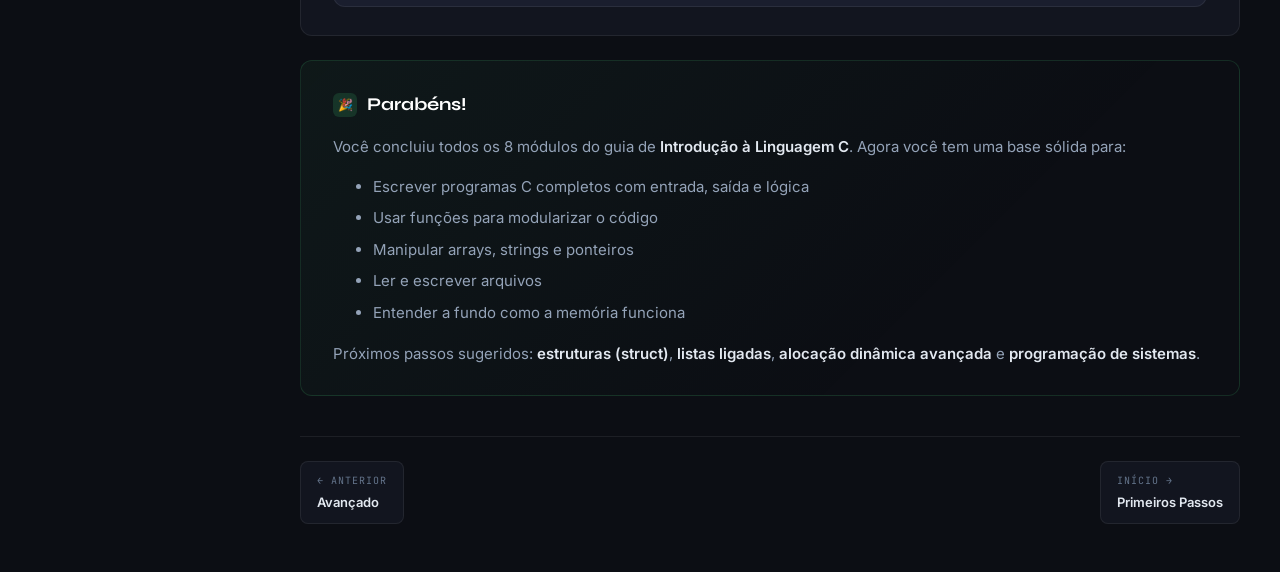
<file: reservadas.html>
<!DOCTYPE html>
<html lang="pt-br">
<head>
  <meta charset="UTF-8">
  <meta name="viewport" content="width=device-width,initial-scale=1">
  <title>Palavras Reservadas — Linguagem C</title>
  <link rel="stylesheet" href="css/style.css">
  <link rel="icon" href="favicon.svg" type="image/svg+xml">
</head>
<body>
<div id="overlay"></div>
<header id="topbar">
  <a href="index.html" class="topbar-logo">&lt;C/&gt; Linguagem C</a>
  <button id="menu-btn">&#9776;</button>
</header>
<nav id="sidebar">
  <a href="index.html" class="sidebar-logo">
    <svg width="28" height="28" viewBox="0 0 24 24" fill="none"><rect width="24" height="24" rx="6" fill="rgba(74,222,128,0.15)"/><path d="M8.5 6L3 12l5.5 6" stroke="#4ade80" stroke-width="2" stroke-linecap="round" stroke-linejoin="round"/><path d="M15.5 6L21 12l-5.5 6" stroke="#4ade80" stroke-width="2" stroke-linecap="round" stroke-linejoin="round"/></svg>
    <div><div class="sidebar-logo-text">Introdução à<br>Linguagem C</div><div class="sidebar-logo-sub">// guia completo</div></div>
  </a>
  <div class="sidebar-section">módulos</div>
  <ul class="sidebar-nav">
    <li><a href="index.html"><span class="nav-num">01</span> Primeiros Passos</a></li>
    <li><a href="sintaxe.html"><span class="nav-num">02</span> Sintaxe e Tipos</a></li>
    <li><a href="io.html"><span class="nav-num">03</span> Entrada e Saída</a></li>
    <li><a href="logica.html"><span class="nav-num">04</span> Lógica e Operadores</a></li>
    <li><a href="fluxo.html"><span class="nav-num">05</span> Estruturas de Fluxo</a></li>
    <li><a href="funcoes.html"><span class="nav-num">06</span> Funções e Matrizes</a></li>
    <li><a href="avancado.html"><span class="nav-num">07</span> Avançado</a></li>
    <li><a href="reservadas.html" class="active"><span class="nav-num">08</span> Palavras Reservadas</a></li>
  </ul>
  <div class="sidebar-footer"><div class="sidebar-badge"><span class="dot"></span> C99 / C11 Standard</div></div>
</nav>

<main id="main">
  <div class="page-header">
    <div class="page-tag">// módulo 08 · referência</div>
    <h1 class="page-title">Palavras<br>Reservadas</h1>
    <p class="page-desc">Identificadores que pertencem à linguagem C e não podem ser usados como nomes de variáveis, funções ou tipos definidos pelo programador.</p>
  </div>

  <div class="card">
    <h2 class="card-title"><span class="card-title-icon">📚</span>Palavras Reservadas do C (C99/C11)</h2>
    <p>Estas palavras têm significado especial para o compilador. Usá-las como identificadores causa erro de compilação.</p>

    <pre><code><span class="comment">/* Tipos e modificadores */</span>
<span class="type">char</span>      <span class="type">short</span>     <span class="type">int</span>       <span class="type">long</span>
<span class="type">float</span>     <span class="type">double</span>    <span class="type">void</span>      <span class="type">_Bool</span>
<span class="type">_Complex</span>  <span class="type">_Imaginary</span>
<span class="type">signed</span>    <span class="type">unsigned</span>

<span class="comment">/* Controle de armazenamento */</span>
<span class="kw">auto</span>      <span class="kw">extern</span>    <span class="kw">static</span>    <span class="kw">register</span>
<span class="kw">const</span>     <span class="kw">volatile</span>  <span class="kw">restrict</span>  <span class="kw">inline</span>
<span class="kw">typedef</span>

<span class="comment">/* Estruturas e tipos compostos */</span>
<span class="type">struct</span>    <span class="type">union</span>     <span class="type">enum</span>

<span class="comment">/* Controle de fluxo */</span>
<span class="kw">if</span>        <span class="kw">else</span>      <span class="kw">switch</span>    <span class="kw">case</span>
<span class="kw">default</span>   <span class="kw">for</span>       <span class="kw">while</span>     <span class="kw">do</span>
<span class="kw">break</span>     <span class="kw">continue</span>  <span class="kw">return</span>    <span class="kw">goto</span>

<span class="comment">/* Operadores e misc */</span>
<span class="kw">sizeof</span>

<span class="comment">/* C11 — novidades */</span>
<span class="kw">_Alignas</span>  <span class="kw">_Alignof</span>  <span class="kw">_Atomic</span>   <span class="kw">_Generic</span>
<span class="kw">_Noreturn</span> <span class="kw">_Static_assert</span>      <span class="kw">_Thread_local</span></code></pre>
  </div>

  <div class="card">
    <h2 class="card-title"><span class="card-title-icon">🔍</span>Referência por Categoria</h2>

    <h3 class="card-sub">Tipos de Dados</h3>
    <div class="table-wrap">
      <table>
        <thead><tr><th>Palavra</th><th>Significado</th></tr></thead>
        <tbody>
          <tr><td><span class="ic">char</span></td><td>Tipo inteiro de 8 bits / caractere</td></tr>
          <tr><td><span class="ic">int</span></td><td>Tipo inteiro padrão</td></tr>
          <tr><td><span class="ic">float</span></td><td>Ponto flutuante de precisão simples</td></tr>
          <tr><td><span class="ic">double</span></td><td>Ponto flutuante de dupla precisão</td></tr>
          <tr><td><span class="ic">void</span></td><td>Ausência de tipo / sem retorno</td></tr>
          <tr><td><span class="ic">struct</span></td><td>Declara tipo agregado (registro)</td></tr>
          <tr><td><span class="ic">union</span></td><td>Tipo que compartilha memória entre membros</td></tr>
          <tr><td><span class="ic">enum</span></td><td>Tipo de enumeração de constantes inteiras</td></tr>
        </tbody>
      </table>
    </div>

    <h3 class="card-sub">Qualificadores e Modificadores</h3>
    <div class="table-wrap">
      <table>
        <thead><tr><th>Palavra</th><th>Significado</th></tr></thead>
        <tbody>
          <tr><td><span class="ic">const</span></td><td>Valor não pode ser modificado após inicialização</td></tr>
          <tr><td><span class="ic">volatile</span></td><td>Valor pode mudar externamente (hardware, threads)</td></tr>
          <tr><td><span class="ic">static</span></td><td>Variável com duração estática / função com escopo interno</td></tr>
          <tr><td><span class="ic">extern</span></td><td>Variável/função definida em outro arquivo</td></tr>
          <tr><td><span class="ic">register</span></td><td>Sugere armazenamento em registrador (obsoleto)</td></tr>
          <tr><td><span class="ic">signed</span> / <span class="ic">unsigned</span></td><td>Controla sinal do tipo inteiro</td></tr>
          <tr><td><span class="ic">short</span> / <span class="ic">long</span></td><td>Controla tamanho do tipo inteiro</td></tr>
          <tr><td><span class="ic">inline</span></td><td>Sugere expansão inline da função (C99)</td></tr>
          <tr><td><span class="ic">typedef</span></td><td>Cria alias para um tipo</td></tr>
        </tbody>
      </table>
    </div>

    <h3 class="card-sub">Controle de Fluxo</h3>
    <div class="table-wrap">
      <table>
        <thead><tr><th>Palavra</th><th>Uso</th></tr></thead>
        <tbody>
          <tr><td><span class="ic">if / else</span></td><td>Condicional simples</td></tr>
          <tr><td><span class="ic">switch / case / default</span></td><td>Desvio múltiplo</td></tr>
          <tr><td><span class="ic">for</span></td><td>Laço com contador</td></tr>
          <tr><td><span class="ic">while</span></td><td>Laço com condição pré-testada</td></tr>
          <tr><td><span class="ic">do</span></td><td>Laço com condição pós-testada (<span class="ic">do-while</span>)</td></tr>
          <tr><td><span class="ic">break</span></td><td>Interrompe laço ou switch</td></tr>
          <tr><td><span class="ic">continue</span></td><td>Pula para a próxima iteração</td></tr>
          <tr><td><span class="ic">return</span></td><td>Retorna valor e encerra função</td></tr>
          <tr><td><span class="ic">goto</span></td><td>Desvio incondicional (evite usar)</td></tr>
          <tr><td><span class="ic">sizeof</span></td><td>Retorna tamanho em bytes de um tipo/variável</td></tr>
        </tbody>
      </table>
    </div>

    <div class="note">
      <strong>Atenção:</strong> palavras como <span class="ic">inline</span>, <span class="ic">restrict</span> e as que começam com <span class="ic">_</span> foram introduzidas em versões posteriores (C99/C11). Verifique o padrão alvo do seu compilador com a flag <span class="ic">-std=c11</span>.
    </div>
  </div>

  <div class="card">
    <h2 class="card-title"><span class="card-title-icon">🧠</span>Exercício</h2>
    <div class="quiz-card">
      <form data-quiz-id="reservadas-q1" data-quiz-answer="for">
        <div class="quiz-title">Qual das opções abaixo é uma palavra reservada em C? <span class="badge">Q8</span></div>
        <ul class="quiz-options">
          <li><label><input type="radio" name="q1" value="loop"> <span class="ic">loop</span></label></li>
          <li><label><input type="radio" name="q1" value="for"> <span class="ic">for</span></label></li>
          <li><label><input type="radio" name="q1" value="main"> <span class="ic">main</span></label></li>
        </ul>
        <button type="submit" class="btn btn-primary">Verificar →</button>
        <div id="reservadas-q1-result"></div>
      </form>
      <button type="button" data-toggle-answer="reservadas-q1-explain" class="btn btn-ghost" style="margin-top:14px;">Mostrar resposta</button>
      <div id="reservadas-q1-explain" class="answer-reveal">
        <span class="ic">for</span> é uma palavra reservada usada para laços. <span class="ic">main</span> é apenas uma função convencional — pode ser reusada como identificador (embora seja má prática). <span class="ic">loop</span> não existe em C.
      </div>
    </div>
  </div>

  <!-- Conclusão -->
  <div class="card" style="background:linear-gradient(135deg,rgba(74,222,128,0.05) 0%,transparent 70%);border-color:rgba(74,222,128,0.15);">
    <h2 class="card-title"><span class="card-title-icon">🎉</span>Parabéns!</h2>
    <p>Você concluiu todos os 8 módulos do guia de <strong>Introdução à Linguagem C</strong>. Agora você tem uma base sólida para:</p>
    <ul style="margin:12px 0 16px 20px;color:#94a3b8;">
      <li>Escrever programas C completos com entrada, saída e lógica</li>
      <li>Usar funções para modularizar o código</li>
      <li>Manipular arrays, strings e ponteiros</li>
      <li>Ler e escrever arquivos</li>
      <li>Entender a fundo como a memória funciona</li>
    </ul>
    <p>Próximos passos sugeridos: <strong>estruturas (struct)</strong>, <strong>listas ligadas</strong>, <strong>alocação dinâmica avançada</strong> e <strong>programação de sistemas</strong>.</p>
  </div>

  <nav class="page-nav">
    <a href="avancado.html"><div><span class="nav-dir">← anterior</span><span class="nav-label">Avançado</span></div></a>
    <a href="index.html"><div><span class="nav-dir">início →</span><span class="nav-label">Primeiros Passos</span></div></a>
  </nav>
</main>
<script src="js/script.js"></script>
</body>
</html>
</file>
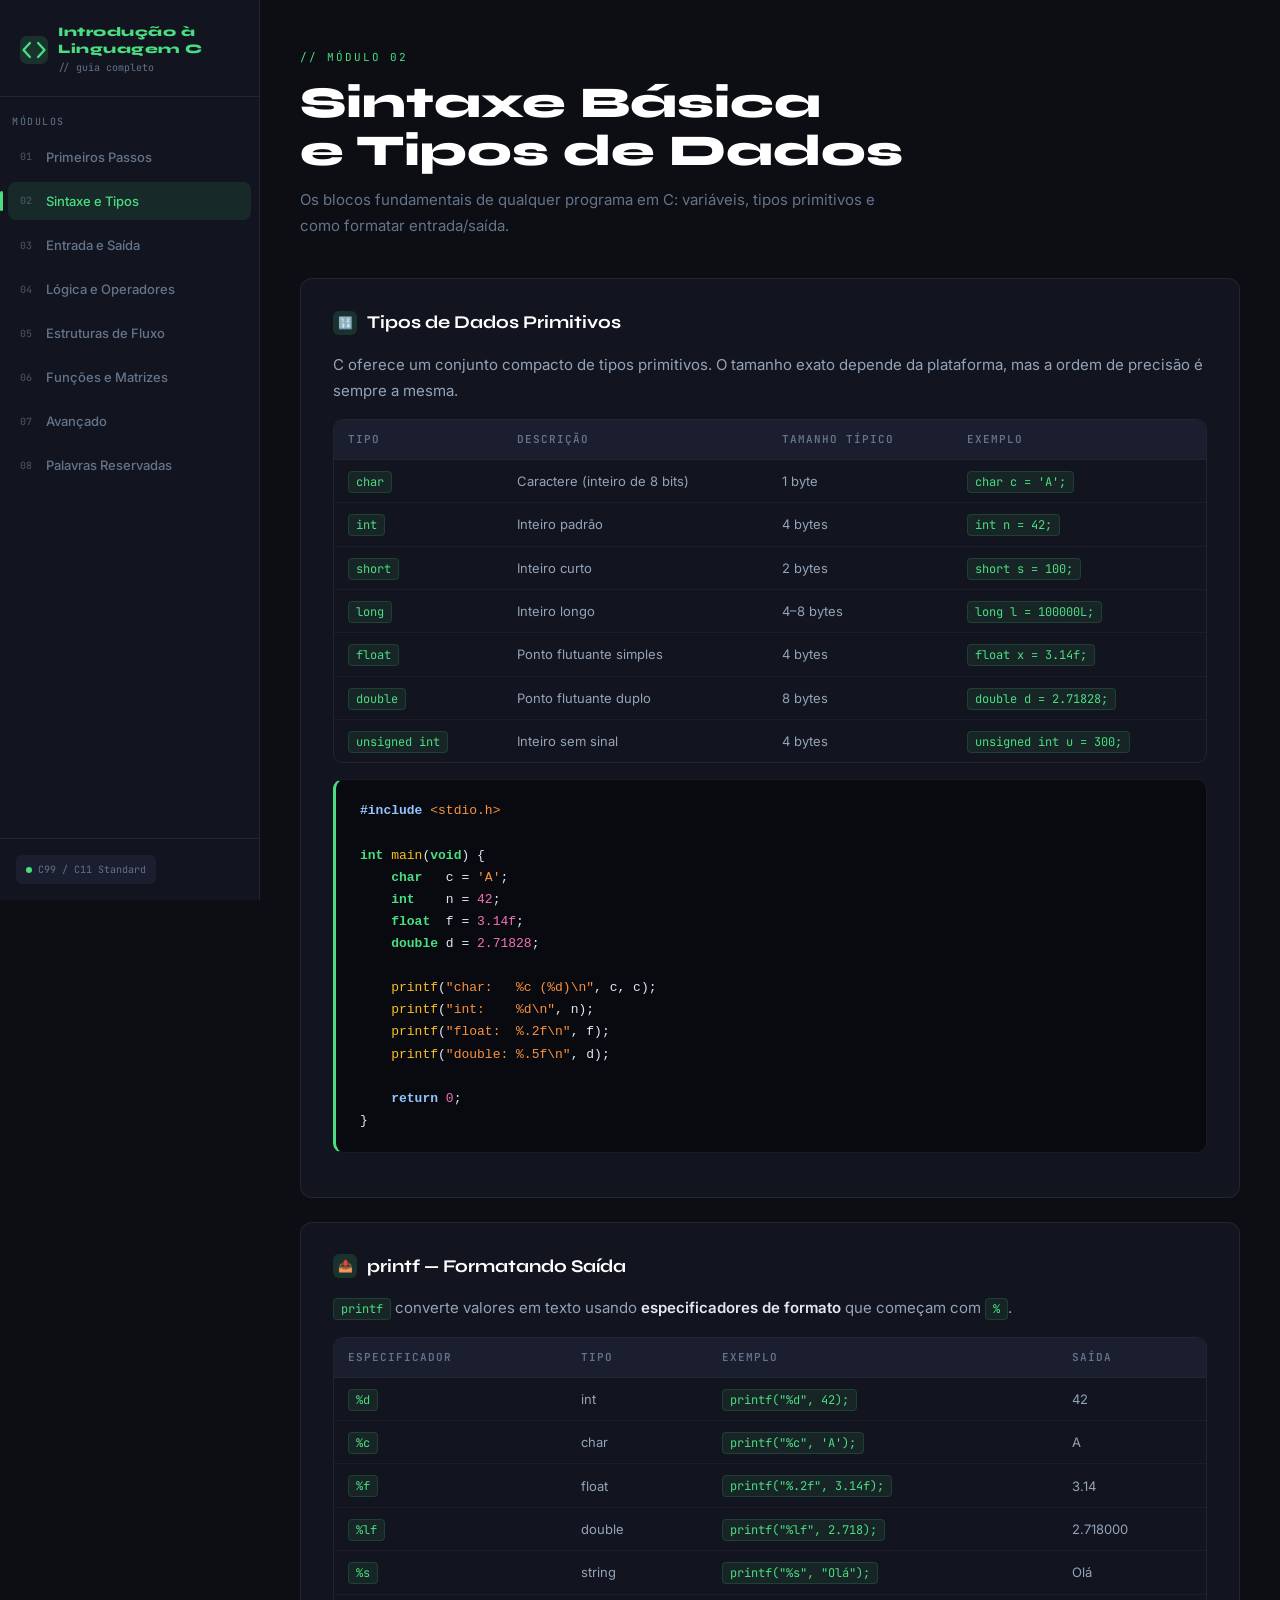
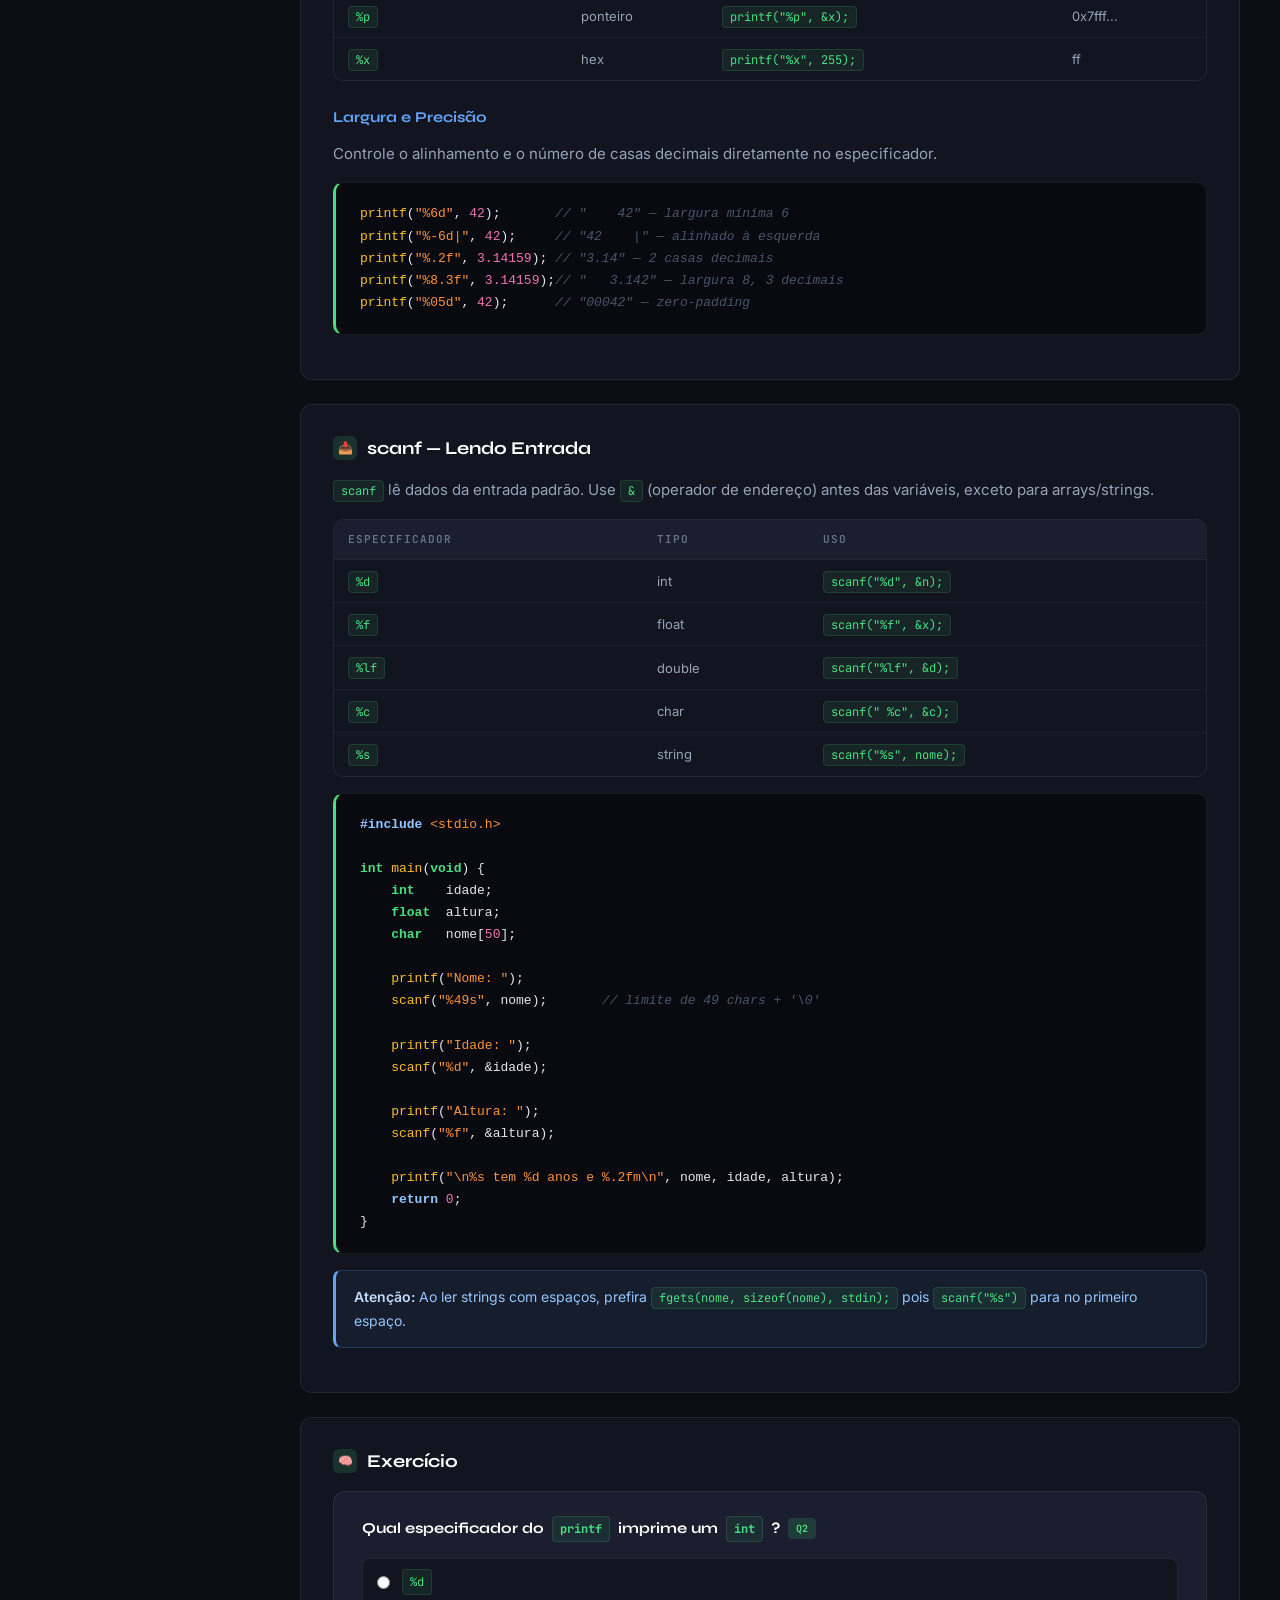
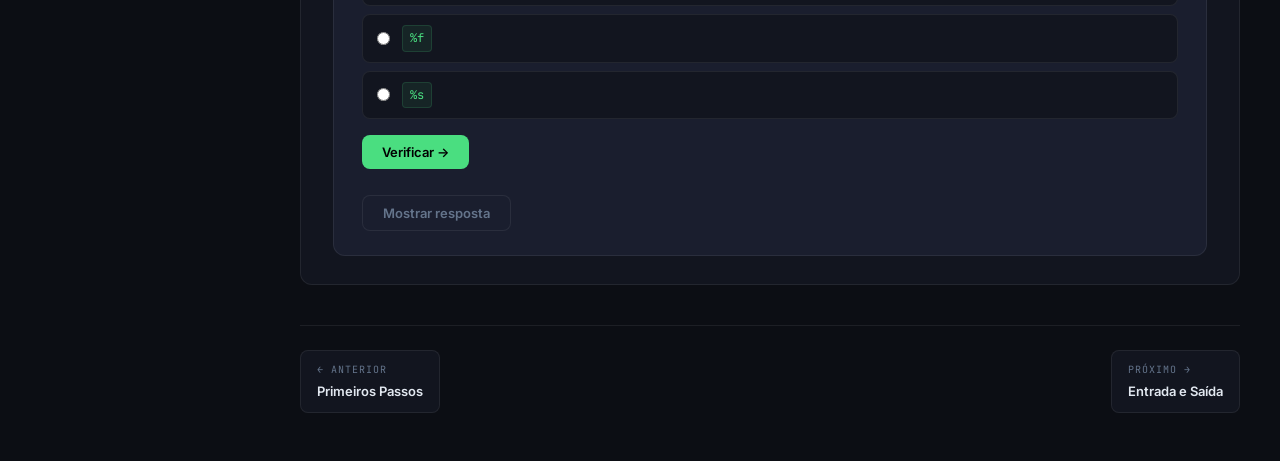
<file: sintaxe.html>
<!DOCTYPE html>
<html lang="pt-br">
<head>
  <meta charset="UTF-8">
  <meta name="viewport" content="width=device-width,initial-scale=1">
  <title>Sintaxe e Tipos — Linguagem C</title>
  <link rel="stylesheet" href="css/style.css">
  <link rel="icon" href="favicon.svg" type="image/svg+xml">
</head>
<body>
<div id="overlay"></div>
<header id="topbar">
  <a href="index.html" class="topbar-logo">&lt;C/&gt; Linguagem C</a>
  <button id="menu-btn">&#9776;</button>
</header>
<nav id="sidebar">
  <a href="index.html" class="sidebar-logo">
    <svg width="28" height="28" viewBox="0 0 24 24" fill="none"><rect width="24" height="24" rx="6" fill="rgba(74,222,128,0.15)"/><path d="M8.5 6L3 12l5.5 6" stroke="#4ade80" stroke-width="2" stroke-linecap="round" stroke-linejoin="round"/><path d="M15.5 6L21 12l-5.5 6" stroke="#4ade80" stroke-width="2" stroke-linecap="round" stroke-linejoin="round"/></svg>
    <div><div class="sidebar-logo-text">Introdução à<br>Linguagem C</div><div class="sidebar-logo-sub">// guia completo</div></div>
  </a>
  <div class="sidebar-section">módulos</div>
  <ul class="sidebar-nav">
    <li><a href="index.html"><span class="nav-num">01</span> Primeiros Passos</a></li>
    <li><a href="sintaxe.html" class="active"><span class="nav-num">02</span> Sintaxe e Tipos</a></li>
    <li><a href="io.html"><span class="nav-num">03</span> Entrada e Saída</a></li>
    <li><a href="logica.html"><span class="nav-num">04</span> Lógica e Operadores</a></li>
    <li><a href="fluxo.html"><span class="nav-num">05</span> Estruturas de Fluxo</a></li>
    <li><a href="funcoes.html"><span class="nav-num">06</span> Funções e Matrizes</a></li>
    <li><a href="avancado.html"><span class="nav-num">07</span> Avançado</a></li>
    <li><a href="reservadas.html"><span class="nav-num">08</span> Palavras Reservadas</a></li>
  </ul>
  <div class="sidebar-footer"><div class="sidebar-badge"><span class="dot"></span> C99 / C11 Standard</div></div>
</nav>

<main id="main">
  <div class="page-header">
    <div class="page-tag">// módulo 02</div>
    <h1 class="page-title">Sintaxe Básica<br>e Tipos de Dados</h1>
    <p class="page-desc">Os blocos fundamentais de qualquer programa em C: variáveis, tipos primitivos e como formatar entrada/saída.</p>
  </div>

  <div class="card">
    <h2 class="card-title"><span class="card-title-icon">🔢</span>Tipos de Dados Primitivos</h2>
    <p>C oferece um conjunto compacto de tipos primitivos. O tamanho exato depende da plataforma, mas a ordem de precisão é sempre a mesma.</p>

    <div class="table-wrap">
      <table>
        <thead><tr><th>Tipo</th><th>Descrição</th><th>Tamanho típico</th><th>Exemplo</th></tr></thead>
        <tbody>
          <tr><td><span class="ic">char</span></td><td>Caractere (inteiro de 8 bits)</td><td>1 byte</td><td><span class="ic">char c = 'A';</span></td></tr>
          <tr><td><span class="ic">int</span></td><td>Inteiro padrão</td><td>4 bytes</td><td><span class="ic">int n = 42;</span></td></tr>
          <tr><td><span class="ic">short</span></td><td>Inteiro curto</td><td>2 bytes</td><td><span class="ic">short s = 100;</span></td></tr>
          <tr><td><span class="ic">long</span></td><td>Inteiro longo</td><td>4–8 bytes</td><td><span class="ic">long l = 100000L;</span></td></tr>
          <tr><td><span class="ic">float</span></td><td>Ponto flutuante simples</td><td>4 bytes</td><td><span class="ic">float x = 3.14f;</span></td></tr>
          <tr><td><span class="ic">double</span></td><td>Ponto flutuante duplo</td><td>8 bytes</td><td><span class="ic">double d = 2.71828;</span></td></tr>
          <tr><td><span class="ic">unsigned int</span></td><td>Inteiro sem sinal</td><td>4 bytes</td><td><span class="ic">unsigned int u = 300;</span></td></tr>
        </tbody>
      </table>
    </div>

    <pre><code><span class="kw">#include</span> <span class="str">&lt;stdio.h&gt;</span>

<span class="type">int</span> <span class="func">main</span>(<span class="type">void</span>) {
    <span class="type">char</span>   c = <span class="str">'A'</span>;
    <span class="type">int</span>    n = <span class="num">42</span>;
    <span class="type">float</span>  f = <span class="num">3.14f</span>;
    <span class="type">double</span> d = <span class="num">2.71828</span>;

    <span class="func">printf</span>(<span class="str">"char:   %c (%d)\n"</span>, c, c);
    <span class="func">printf</span>(<span class="str">"int:    %d\n"</span>, n);
    <span class="func">printf</span>(<span class="str">"float:  %.2f\n"</span>, f);
    <span class="func">printf</span>(<span class="str">"double: %.5f\n"</span>, d);

    <span class="kw">return</span> <span class="num">0</span>;
}</code></pre>
  </div>

  <div class="card">
    <h2 class="card-title"><span class="card-title-icon">📤</span>printf — Formatando Saída</h2>
    <p><span class="ic">printf</span> converte valores em texto usando <strong>especificadores de formato</strong> que começam com <span class="ic">%</span>.</p>

    <div class="table-wrap">
      <table>
        <thead><tr><th>Especificador</th><th>Tipo</th><th>Exemplo</th><th>Saída</th></tr></thead>
        <tbody>
          <tr><td><span class="ic">%d</span></td><td>int</td><td><span class="ic">printf("%d", 42);</span></td><td>42</td></tr>
          <tr><td><span class="ic">%c</span></td><td>char</td><td><span class="ic">printf("%c", 'A');</span></td><td>A</td></tr>
          <tr><td><span class="ic">%f</span></td><td>float</td><td><span class="ic">printf("%.2f", 3.14f);</span></td><td>3.14</td></tr>
          <tr><td><span class="ic">%lf</span></td><td>double</td><td><span class="ic">printf("%lf", 2.718);</span></td><td>2.718000</td></tr>
          <tr><td><span class="ic">%s</span></td><td>string</td><td><span class="ic">printf("%s", "Olá");</span></td><td>Olá</td></tr>
          <tr><td><span class="ic">%p</span></td><td>ponteiro</td><td><span class="ic">printf("%p", &x);</span></td><td>0x7fff...</td></tr>
          <tr><td><span class="ic">%x</span></td><td>hex</td><td><span class="ic">printf("%x", 255);</span></td><td>ff</td></tr>
        </tbody>
      </table>
    </div>

    <h3 class="card-sub">Largura e Precisão</h3>
    <p>Controle o alinhamento e o número de casas decimais diretamente no especificador.</p>

    <pre><code><span class="func">printf</span>(<span class="str">"%6d"</span>, <span class="num">42</span>);       <span class="comment">// "    42" — largura mínima 6</span>
<span class="func">printf</span>(<span class="str">"%-6d|"</span>, <span class="num">42</span>);     <span class="comment">// "42    |" — alinhado à esquerda</span>
<span class="func">printf</span>(<span class="str">"%.2f"</span>, <span class="num">3.14159</span>); <span class="comment">// "3.14" — 2 casas decimais</span>
<span class="func">printf</span>(<span class="str">"%8.3f"</span>, <span class="num">3.14159</span>);<span class="comment">// "   3.142" — largura 8, 3 decimais</span>
<span class="func">printf</span>(<span class="str">"%05d"</span>, <span class="num">42</span>);      <span class="comment">// "00042" — zero-padding</span></code></pre>
  </div>

  <div class="card">
    <h2 class="card-title"><span class="card-title-icon">📥</span>scanf — Lendo Entrada</h2>
    <p><span class="ic">scanf</span> lê dados da entrada padrão. Use <span class="ic">&amp;</span> (operador de endereço) antes das variáveis, exceto para arrays/strings.</p>

    <div class="table-wrap">
      <table>
        <thead><tr><th>Especificador</th><th>Tipo</th><th>Uso</th></tr></thead>
        <tbody>
          <tr><td><span class="ic">%d</span></td><td>int</td><td><span class="ic">scanf("%d", &amp;n);</span></td></tr>
          <tr><td><span class="ic">%f</span></td><td>float</td><td><span class="ic">scanf("%f", &amp;x);</span></td></tr>
          <tr><td><span class="ic">%lf</span></td><td>double</td><td><span class="ic">scanf("%lf", &amp;d);</span></td></tr>
          <tr><td><span class="ic">%c</span></td><td>char</td><td><span class="ic">scanf(" %c", &amp;c);</span></td></tr>
          <tr><td><span class="ic">%s</span></td><td>string</td><td><span class="ic">scanf("%s", nome);</span></td></tr>
        </tbody>
      </table>
    </div>

    <pre><code><span class="kw">#include</span> <span class="str">&lt;stdio.h&gt;</span>

<span class="type">int</span> <span class="func">main</span>(<span class="type">void</span>) {
    <span class="type">int</span>    idade;
    <span class="type">float</span>  altura;
    <span class="type">char</span>   nome[<span class="num">50</span>];

    <span class="func">printf</span>(<span class="str">"Nome: "</span>);
    <span class="func">scanf</span>(<span class="str">"%49s"</span>, nome);       <span class="comment">// limite de 49 chars + '\0'</span>

    <span class="func">printf</span>(<span class="str">"Idade: "</span>);
    <span class="func">scanf</span>(<span class="str">"%d"</span>, &amp;idade);

    <span class="func">printf</span>(<span class="str">"Altura: "</span>);
    <span class="func">scanf</span>(<span class="str">"%f"</span>, &amp;altura);

    <span class="func">printf</span>(<span class="str">"\n%s tem %d anos e %.2fm\n"</span>, nome, idade, altura);
    <span class="kw">return</span> <span class="num">0</span>;
}</code></pre>

    <div class="note">
      <strong>Atenção:</strong> Ao ler strings com espaços, prefira <span class="ic">fgets(nome, sizeof(nome), stdin);</span> pois <span class="ic">scanf("%s")</span> para no primeiro espaço.
    </div>
  </div>

  <!-- Exercício -->
  <div class="card">
    <h2 class="card-title"><span class="card-title-icon">🧠</span>Exercício</h2>
    <div class="quiz-card">
      <form data-quiz-id="sintaxe-q1" data-quiz-answer="%d">
        <div class="quiz-title">Qual especificador do <span class="ic">printf</span> imprime um <span class="ic">int</span>? <span class="badge">Q2</span></div>
        <ul class="quiz-options">
          <li><label><input type="radio" name="q1" value="%d"> <span class="ic">%d</span></label></li>
          <li><label><input type="radio" name="q1" value="%f"> <span class="ic">%f</span></label></li>
          <li><label><input type="radio" name="q1" value="%s"> <span class="ic">%s</span></label></li>
        </ul>
        <button type="submit" class="btn btn-primary">Verificar →</button>
        <div id="sintaxe-q1-result"></div>
      </form>
      <button type="button" data-toggle-answer="sintaxe-q1-explain" class="btn btn-ghost" style="margin-top:14px;">Mostrar resposta</button>
      <div id="sintaxe-q1-explain" class="answer-reveal">
        Use <span class="ic">%d</span> para inteiros, <span class="ic">%f</span> para float/double e <span class="ic">%s</span> para strings. Para double em scanf, use <span class="ic">%lf</span>.
      </div>
    </div>
  </div>

  <nav class="page-nav">
    <a href="index.html"><div><span class="nav-dir">← anterior</span><span class="nav-label">Primeiros Passos</span></div></a>
    <a href="io.html"><div><span class="nav-dir">próximo →</span><span class="nav-label">Entrada e Saída</span></div></a>
  </nav>
</main>
<script src="js/script.js"></script>
</body>
</html>
</file>
<file: css/style.css>
@import url('https://fonts.googleapis.com/css2?family=JetBrains+Mono:wght@400;600;700&family=Syne:wght@400;600;700;800&family=Inter:wght@400;500;600&display=swap');

:root {
  --bg: #0c0e14;
  --bg-2: #12151f;
  --bg-3: #1a1e2e;
  --border: rgba(255,255,255,0.07);
  --accent: #4ade80;
  --accent-2: #60a5fa;
  --accent-3: #f59e0b;
  --text: #e2e8f0;
  --text-muted: #64748b;
  --sidebar-w: 260px;

  /* syntax */
  --s-kw: #93c5fd;
  --s-type: #4ade80;
  --s-func: #fbbf24;
  --s-str: #fb923c;
  --s-num: #f472b6;
  --s-comment: #475569;
  --s-pre: #94a3b8;
}

*, *::before, *::after { box-sizing: border-box; margin: 0; padding: 0; }

html { scroll-behavior: smooth; }

body {
  background: var(--bg);
  color: var(--text);
  font-family: 'Inter', system-ui, sans-serif;
  line-height: 1.7;
  display: flex;
  min-height: 100vh;
  font-size: 15px;
}

/* ── SIDEBAR ── */
#sidebar {
  position: fixed;
  top: 0; left: 0;
  width: var(--sidebar-w);
  height: 100vh;
  background: var(--bg-2);
  border-right: 1px solid var(--border);
  display: flex;
  flex-direction: column;
  z-index: 100;
  overflow-y: auto;
  transition: transform 0.3s ease;
}

.sidebar-logo {
  display: flex;
  align-items: center;
  gap: 10px;
  padding: 24px 20px 20px;
  border-bottom: 1px solid var(--border);
  text-decoration: none;
}
.sidebar-logo svg { flex-shrink: 0; }
.sidebar-logo-text { font-family: 'Syne', sans-serif; font-weight: 800; font-size: 13px; color: var(--accent); letter-spacing: 0.5px; line-height: 1.3; }
.sidebar-logo-sub { font-size: 10px; color: var(--text-muted); font-family: 'JetBrains Mono', monospace; margin-top: 1px; }

.sidebar-section { padding: 16px 12px 8px; font-size: 10px; font-family: 'JetBrains Mono', monospace; color: var(--text-muted); letter-spacing: 1.5px; text-transform: uppercase; }

.sidebar-nav { list-style: none; padding: 0 8px 16px; flex: 1; }
.sidebar-nav li a {
  display: flex;
  align-items: center;
  gap: 10px;
  padding: 8px 12px;
  border-radius: 8px;
  font-size: 13px;
  font-weight: 500;
  color: var(--text-muted);
  text-decoration: none;
  transition: all 0.2s;
  position: relative;
}
.sidebar-nav li a:hover { background: var(--bg-3); color: var(--text); }
.sidebar-nav li a.active { background: rgba(74,222,128,0.1); color: var(--accent); }
.sidebar-nav li a.active::before {
  content: '';
  position: absolute;
  left: -8px; top: 50%; transform: translateY(-50%);
  width: 3px; height: 20px;
  background: var(--accent);
  border-radius: 2px;
}
.nav-num { font-family: 'JetBrains Mono', monospace; font-size: 10px; color: var(--text-muted); opacity: 0.6; min-width: 16px; }

.sidebar-footer { padding: 16px; border-top: 1px solid var(--border); }
.sidebar-badge { display: inline-flex; align-items: center; gap: 6px; font-family: 'JetBrains Mono', monospace; font-size: 10px; color: var(--text-muted); background: var(--bg-3); padding: 6px 10px; border-radius: 6px; }
.dot { width: 6px; height: 6px; background: var(--accent); border-radius: 50%; animation: pulse 2s infinite; }
@keyframes pulse { 0%,100%{opacity:1;} 50%{opacity:0.3;} }

/* ── TOPBAR (mobile) ── */
#topbar {
  display: none;
  position: fixed;
  top: 0; left: 0; right: 0;
  height: 56px;
  background: var(--bg-2);
  border-bottom: 1px solid var(--border);
  align-items: center;
  justify-content: space-between;
  padding: 0 16px;
  z-index: 200;
}
.topbar-logo { font-family: 'Syne', sans-serif; font-weight: 800; font-size: 14px; color: var(--accent); text-decoration: none; }
#menu-btn { background: none; border: 1px solid var(--border); color: var(--text); padding: 6px 10px; border-radius: 6px; cursor: pointer; font-size: 18px; }

/* ── MAIN ── */
#main {
  margin-left: var(--sidebar-w);
  flex: 1;
  min-width: 0;
  padding: 48px 40px;
  max-width: calc(900px + var(--sidebar-w));
}

/* ── PAGE HEADER ── */
.page-header { margin-bottom: 40px; }
.page-tag { font-family: 'JetBrains Mono', monospace; font-size: 11px; color: var(--accent); letter-spacing: 2px; text-transform: uppercase; margin-bottom: 12px; }
.page-title { font-family: 'Syne', sans-serif; font-weight: 800; font-size: clamp(28px, 4vw, 44px); color: #fff; line-height: 1.1; }
.page-desc { margin-top: 12px; color: var(--text-muted); font-size: 15px; max-width: 580px; }

/* ── CARDS ── */
.card {
  background: var(--bg-2);
  border: 1px solid var(--border);
  border-radius: 12px;
  padding: 28px 32px;
  margin-bottom: 24px;
  transition: border-color 0.2s;
}
.card:hover { border-color: rgba(255,255,255,0.12); }

.card-title {
  font-family: 'Syne', sans-serif;
  font-weight: 700;
  font-size: 18px;
  color: #fff;
  margin-bottom: 14px;
  display: flex;
  align-items: center;
  gap: 10px;
}
.card-title-icon { width: 24px; height: 24px; background: rgba(74,222,128,0.15); border-radius: 6px; display: flex; align-items: center; justify-content: center; font-size: 12px; }

.card-sub { font-family: 'Syne', sans-serif; font-weight: 700; font-size: 15px; color: var(--accent-2); margin: 24px 0 10px; }
.card-sub-sm { font-family: 'Syne', sans-serif; font-weight: 600; font-size: 13px; color: var(--text-muted); margin: 20px 0 8px; text-transform: uppercase; letter-spacing: 0.5px; }

p { color: #94a3b8; margin-bottom: 14px; }
p:last-child { margin-bottom: 0; }

ul, ol { color: #94a3b8; padding-left: 20px; margin-bottom: 14px; }
li { margin-bottom: 6px; }

strong { color: var(--text); font-weight: 600; }

/* ── CODE ── */
pre {
  background: #080a10;
  border: 1px solid var(--border);
  border-left: 3px solid var(--accent);
  border-radius: 10px;
  padding: 20px 24px;
  overflow-x: auto;
  font-family: 'JetBrains Mono', monospace;
  font-size: 13px;
  line-height: 1.7;
  margin: 16px 0;
  position: relative;
}
pre code { display: block; white-space: pre; }

.pre-label {
  position: absolute;
  top: 12px; right: 14px;
  font-family: 'JetBrains Mono', monospace;
  font-size: 9px;
  color: var(--text-muted);
  letter-spacing: 1px;
  text-transform: uppercase;
  opacity: 0.5;
}

/* syntax highlight */
.kw  { color: var(--s-kw);      font-weight: 600; }
.type{ color: var(--s-type);    font-weight: 600; }
.func{ color: var(--s-func); }
.str { color: var(--s-str); }
.num { color: var(--s-num); }
.comment { color: var(--s-comment); font-style: italic; }

/* ── INLINE CODE ── */
.ic {
  background: rgba(74,222,128,0.08);
  color: var(--accent);
  font-family: 'JetBrains Mono', monospace;
  font-size: 12px;
  padding: 2px 7px;
  border-radius: 4px;
  border: 1px solid rgba(74,222,128,0.15);
}

/* ── NOTE / CALLOUT ── */
.note {
  background: rgba(96,165,250,0.06);
  border: 1px solid rgba(96,165,250,0.2);
  border-left: 3px solid var(--accent-2);
  border-radius: 8px;
  padding: 14px 18px;
  margin: 16px 0;
  font-size: 14px;
  color: #93c5fd;
}
.note strong { color: #bfdbfe; }

.warn {
  background: rgba(245,158,11,0.06);
  border: 1px solid rgba(245,158,11,0.2);
  border-left: 3px solid var(--accent-3);
  border-radius: 8px;
  padding: 14px 18px;
  margin: 16px 0;
  font-size: 14px;
  color: #fcd34d;
}

/* ── TABLE ── */
.table-wrap { overflow-x: auto; margin: 16px 0; border-radius: 10px; border: 1px solid var(--border); }
table { width: 100%; border-collapse: collapse; font-size: 13px; }
thead tr { background: var(--bg-3); }
th { padding: 10px 14px; text-align: left; font-family: 'JetBrains Mono', monospace; font-size: 11px; letter-spacing: 1px; color: var(--text-muted); text-transform: uppercase; font-weight: 600; border-bottom: 1px solid var(--border); }
td { padding: 10px 14px; color: #94a3b8; border-bottom: 1px solid rgba(255,255,255,0.04); }
tr:last-child td { border-bottom: none; }
tr:hover td { background: rgba(255,255,255,0.02); }

/* ── QUIZ ── */
.quiz-card {
  background: var(--bg-3);
  border: 1px solid var(--border);
  border-radius: 12px;
  padding: 24px 28px;
  margin-top: 8px;
}
.quiz-title { font-family: 'Syne', sans-serif; font-weight: 700; font-size: 15px; color: #fff; margin-bottom: 16px; display: flex; align-items: center; gap: 8px; }
.quiz-title span.badge { background: rgba(74,222,128,0.15); color: var(--accent); font-size: 10px; padding: 2px 8px; border-radius: 4px; font-family: 'JetBrains Mono', monospace; }

.quiz-options { list-style: none; padding: 0; margin-bottom: 16px; }
.quiz-options li { margin-bottom: 8px; }
.quiz-options label {
  display: flex;
  align-items: center;
  gap: 12px;
  padding: 10px 14px;
  background: var(--bg-2);
  border: 1px solid var(--border);
  border-radius: 8px;
  cursor: pointer;
  transition: all 0.15s;
  font-size: 13px;
  color: #94a3b8;
}
.quiz-options label:hover { border-color: rgba(74,222,128,0.3); color: var(--text); }
.quiz-options input[type=radio] { accent-color: var(--accent); }

.btn {
  display: inline-flex;
  align-items: center;
  gap: 8px;
  padding: 9px 20px;
  border-radius: 8px;
  font-size: 13px;
  font-weight: 600;
  font-family: 'Inter', sans-serif;
  cursor: pointer;
  border: none;
  transition: all 0.15s;
}
.btn-primary { background: var(--accent); color: #000; }
.btn-primary:hover { background: #22c55e; transform: translateY(-1px); }
.btn-ghost { background: var(--bg-3); color: var(--text-muted); border: 1px solid var(--border); }
.btn-ghost:hover { color: var(--text); border-color: rgba(255,255,255,0.15); }

#quiz-result, [id$="-result"] { margin-top: 12px; font-size: 13px; font-weight: 600; font-family: 'JetBrains Mono', monospace; }
.result-ok { color: var(--accent); }
.result-err { color: #f87171; }
.result-warn { color: #fbbf24; }

.answer-reveal { 
  display: none;
  margin-top: 14px;
  padding: 14px 18px;
  background: rgba(74,222,128,0.05);
  border: 1px solid rgba(74,222,128,0.15);
  border-radius: 8px;
  font-size: 13px;
  color: #86efac;
}

/* ── NAV PILLS (page nav) ── */
.page-nav { display: flex; justify-content: space-between; margin-top: 40px; padding-top: 24px; border-top: 1px solid var(--border); gap: 12px; flex-wrap: wrap; }
.page-nav a {
  display: flex; align-items: center; gap: 8px;
  padding: 10px 16px; background: var(--bg-2); border: 1px solid var(--border);
  border-radius: 8px; text-decoration: none; color: var(--text-muted); font-size: 13px;
  transition: all 0.15s;
}
.page-nav a:hover { border-color: rgba(74,222,128,0.3); color: var(--accent); }
.page-nav a .nav-dir { font-size: 10px; font-family: 'JetBrains Mono', monospace; text-transform: uppercase; letter-spacing: 1px; display: block; color: var(--text-muted); margin-bottom: 2px; }
.page-nav a .nav-label { font-weight: 600; color: var(--text); }

/* ── HERO (index only) ── */
.hero {
  background: linear-gradient(135deg, rgba(74,222,128,0.05) 0%, transparent 60%);
  border: 1px solid rgba(74,222,128,0.1);
  border-radius: 16px;
  padding: 40px;
  margin-bottom: 32px;
  position: relative;
  overflow: hidden;
}
.hero::before {
  content: 'C';
  position: absolute;
  right: 40px; top: 50%; transform: translateY(-50%);
  font-family: 'Syne', sans-serif;
  font-weight: 800;
  font-size: 160px;
  color: rgba(74,222,128,0.04);
  pointer-events: none;
  line-height: 1;
}
.hero-tag { font-family: 'JetBrains Mono', monospace; font-size: 11px; color: var(--accent); letter-spacing: 2px; margin-bottom: 16px; }
.hero-title { font-family: 'Syne', sans-serif; font-weight: 800; font-size: clamp(32px, 5vw, 52px); color: #fff; line-height: 1.05; margin-bottom: 16px; }
.hero-title em { color: var(--accent); font-style: normal; }
.hero-desc { color: var(--text-muted); font-size: 16px; max-width: 480px; margin-bottom: 24px; }
.hero-chips { display: flex; flex-wrap: wrap; gap: 8px; }
.chip {
  padding: 5px 12px; border-radius: 20px; font-size: 12px;
  background: var(--bg-3); border: 1px solid var(--border); color: var(--text-muted);
  font-family: 'JetBrains Mono', monospace;
}

/* ── GRID CARDS (index) ── */
.grid-2 { display: grid; grid-template-columns: 1fr 1fr; gap: 16px; margin-bottom: 24px; }
.mini-card {
  background: var(--bg-2); border: 1px solid var(--border); border-radius: 12px; padding: 20px;
  text-decoration: none; transition: all 0.2s; display: block;
}
.mini-card:hover { border-color: rgba(74,222,128,0.3); transform: translateY(-2px); }
.mini-card-num { font-family: 'JetBrains Mono', monospace; font-size: 10px; color: var(--text-muted); margin-bottom: 8px; }
.mini-card-title { font-family: 'Syne', sans-serif; font-weight: 700; font-size: 15px; color: #fff; margin-bottom: 4px; }
.mini-card-desc { font-size: 12px; color: var(--text-muted); }

/* ── RESPONSIVE ── */
@media (max-width: 768px) {
  #sidebar { transform: translateX(-100%); }
  #sidebar.open { transform: translateX(0); }
  #topbar { display: flex; }
  #main { margin-left: 0; padding: 80px 18px 40px; }
  .grid-2 { grid-template-columns: 1fr; }
  .card { padding: 20px; }
  .hero { padding: 24px; }
  pre { font-size: 12px; padding: 16px; }
  #overlay { display: none; position: fixed; inset: 0; background: rgba(0,0,0,0.5); z-index: 99; }
  #overlay.show { display: block; }
}

@media (max-width: 480px) {
  .page-title { font-size: 26px; }
}

/* ── ANIMATIONS ── */
@keyframes fadeUp { from { opacity:0; transform:translateY(16px); } to { opacity:1; transform:translateY(0); } }
.card { animation: fadeUp 0.4s ease both; }
.card:nth-child(1){animation-delay:.05s}.card:nth-child(2){animation-delay:.1s}
.card:nth-child(3){animation-delay:.15s}.card:nth-child(4){animation-delay:.2s}
.card:nth-child(5){animation-delay:.25s}.card:nth-child(6){animation-delay:.3s}

/* scrollbar */
::-webkit-scrollbar { width: 6px; height: 6px; }
::-webkit-scrollbar-track { background: transparent; }
::-webkit-scrollbar-thumb { background: var(--bg-3); border-radius: 3px; }
::-webkit-scrollbar-thumb:hover { background: #2a2f42; }
</file>
